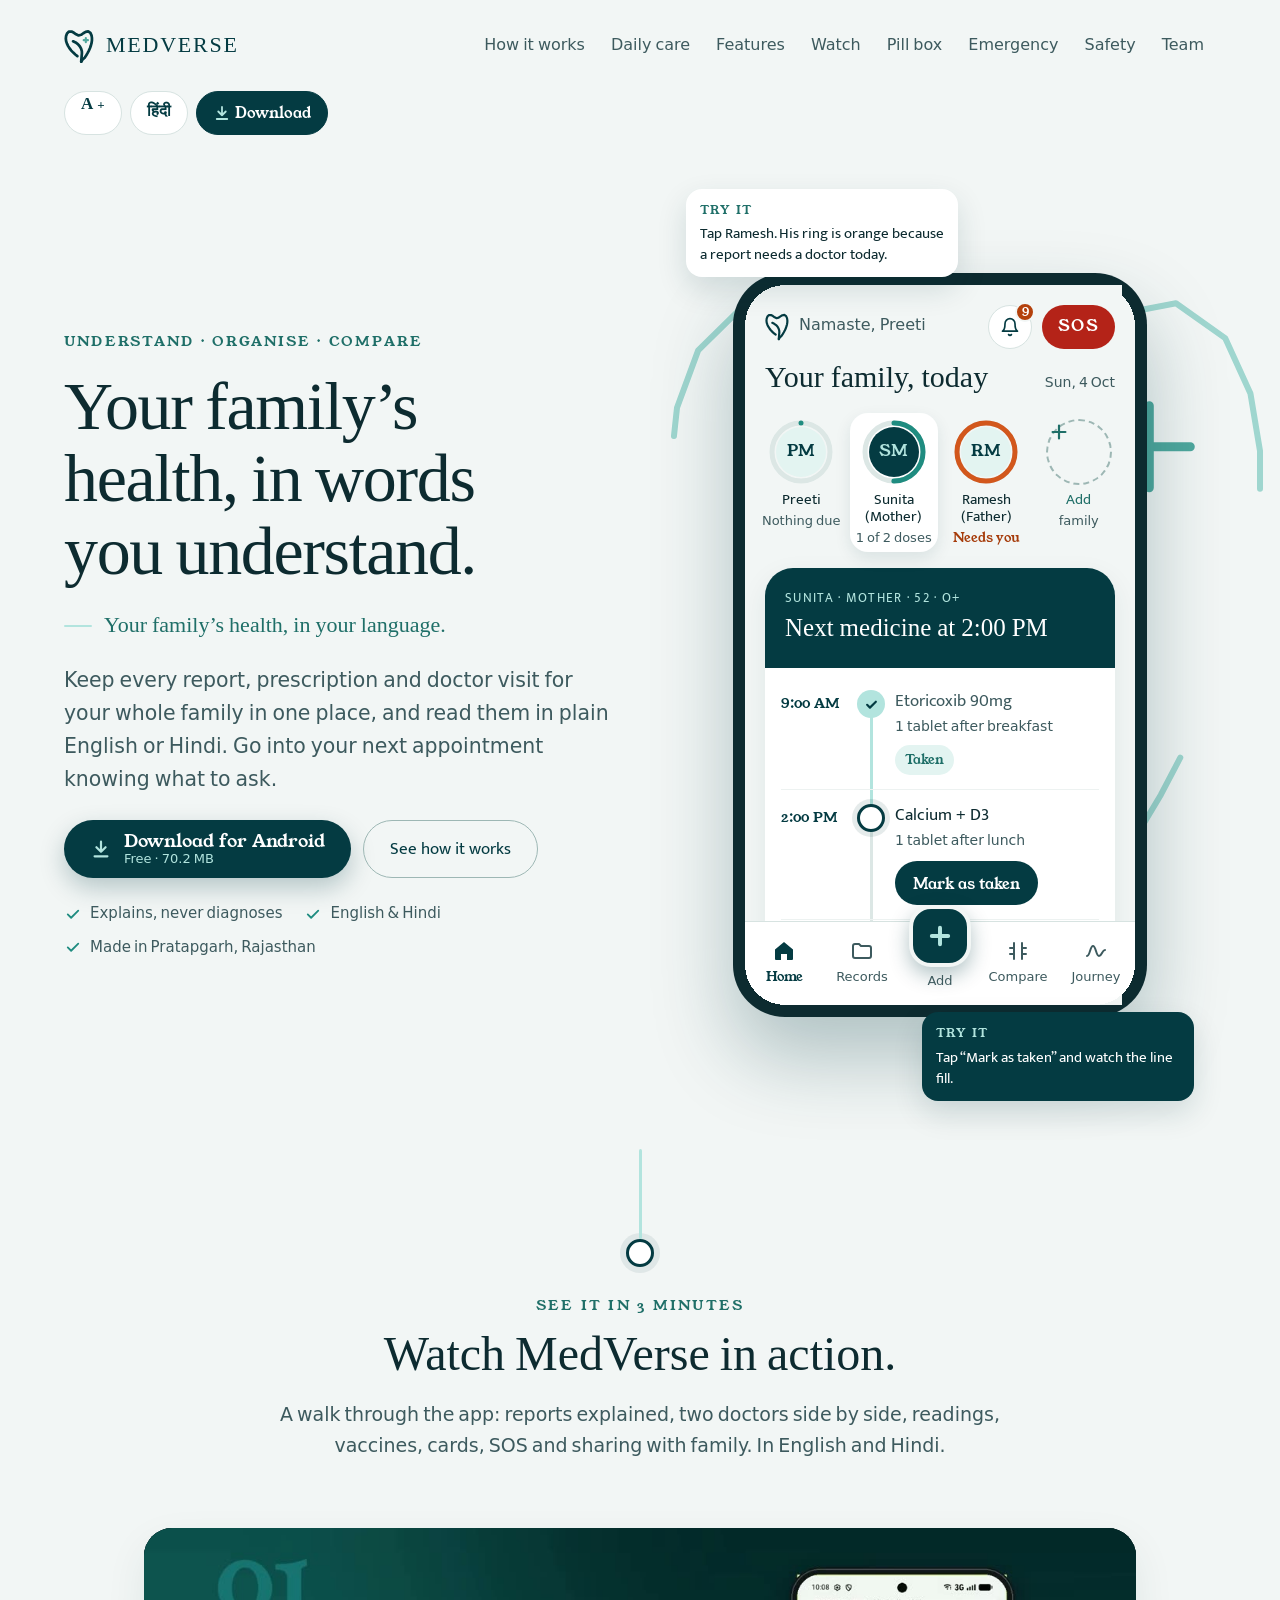
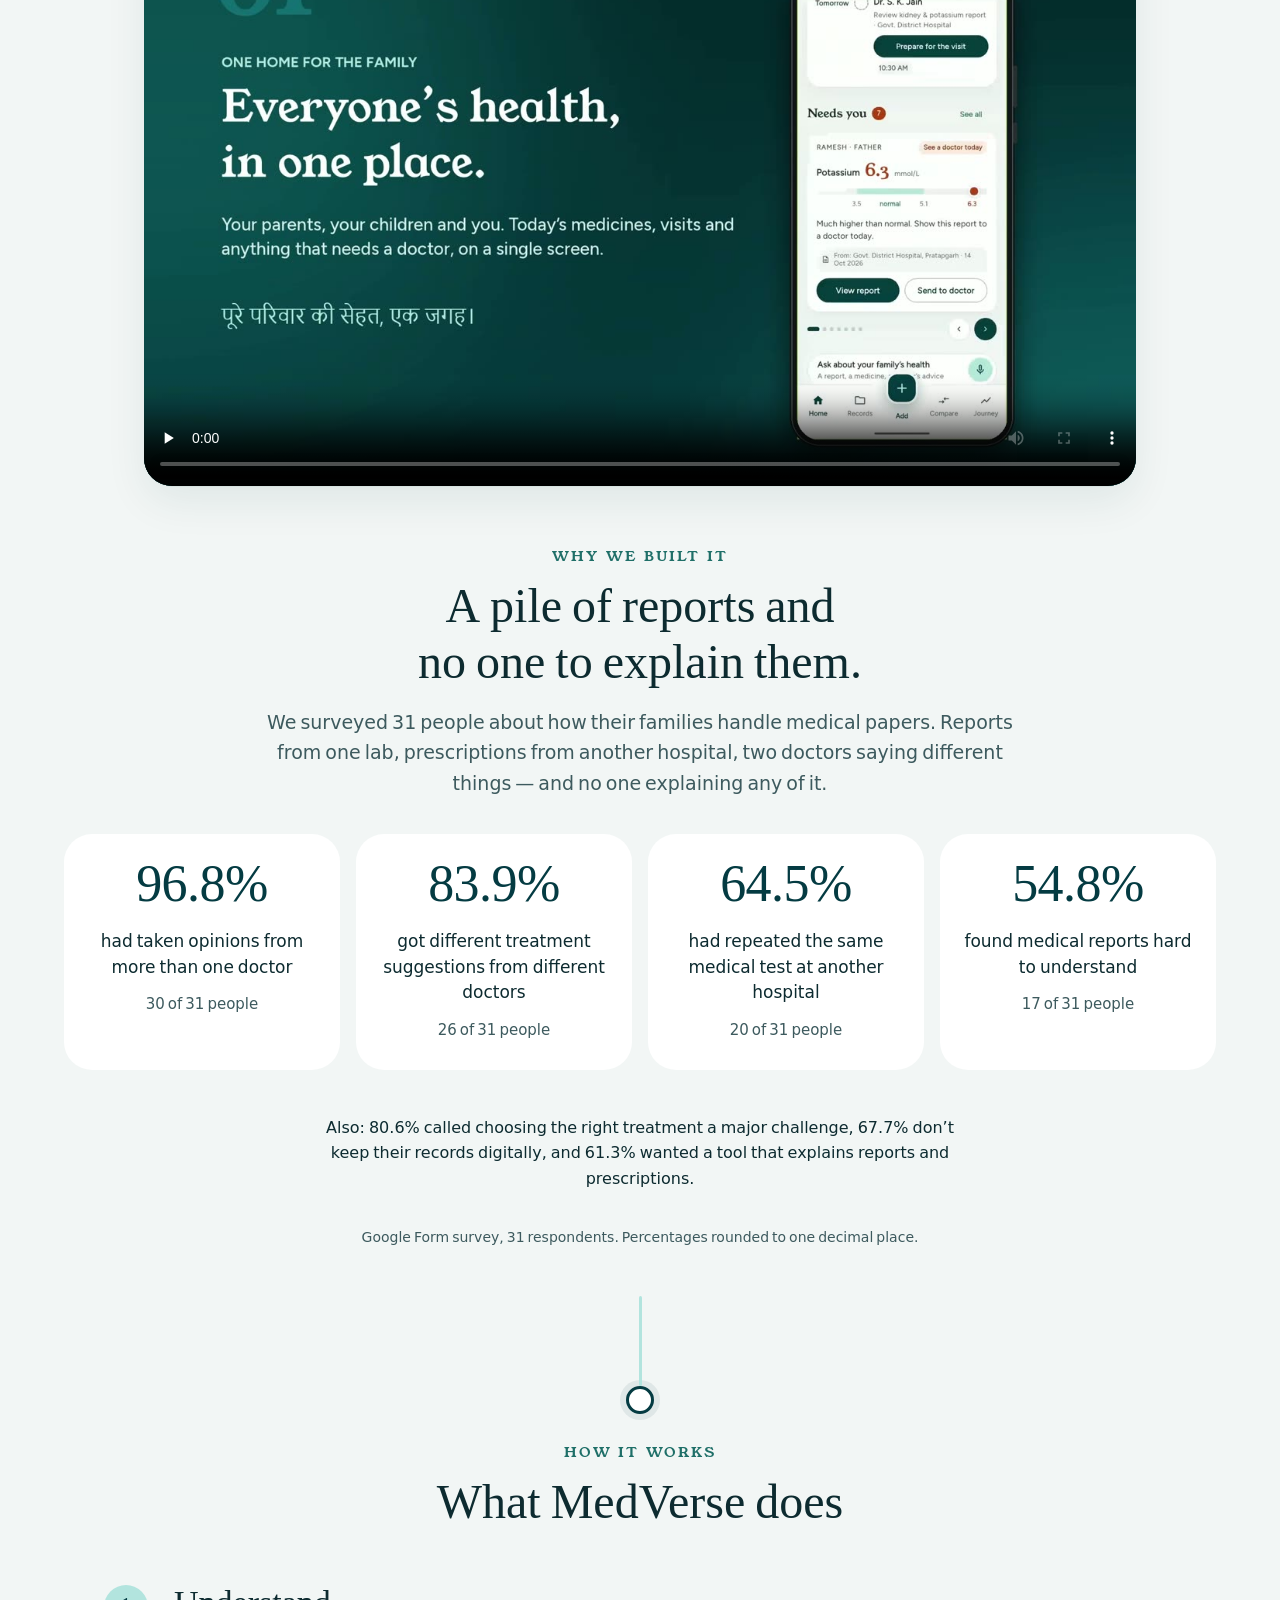
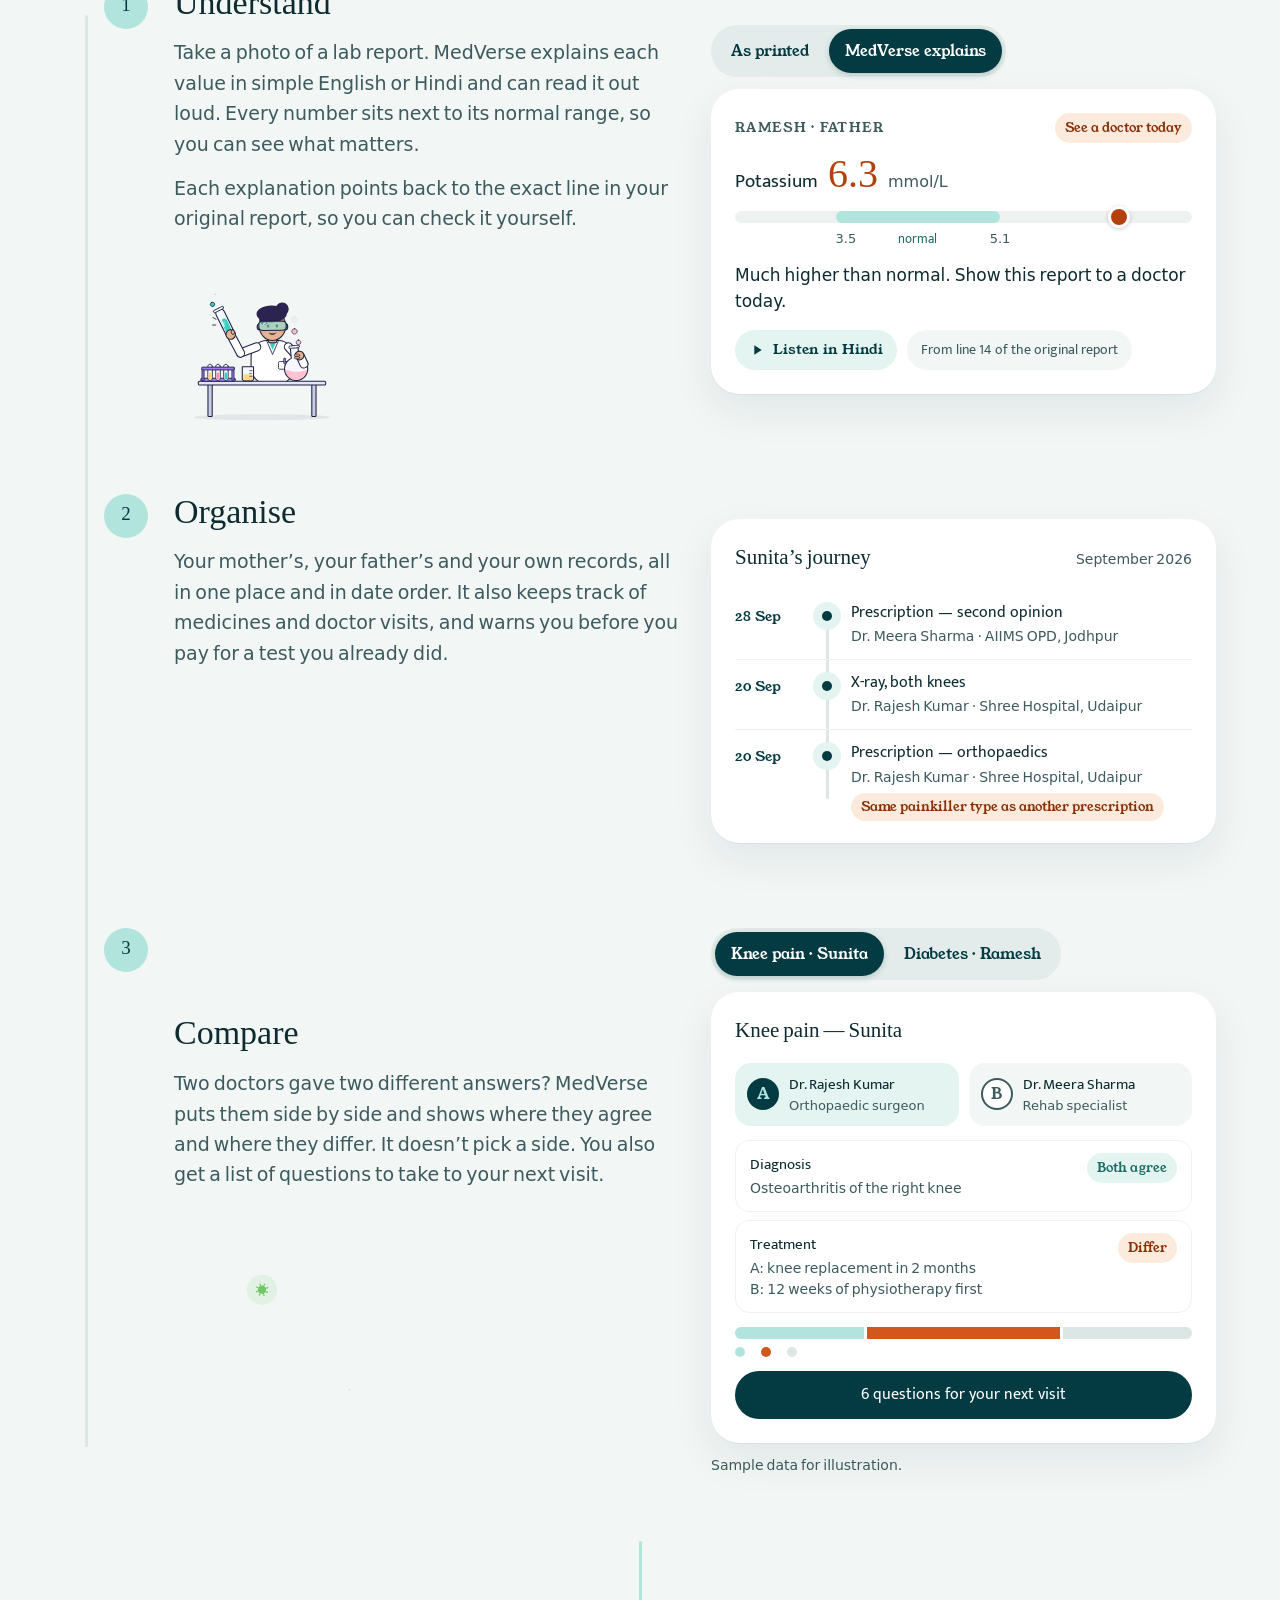
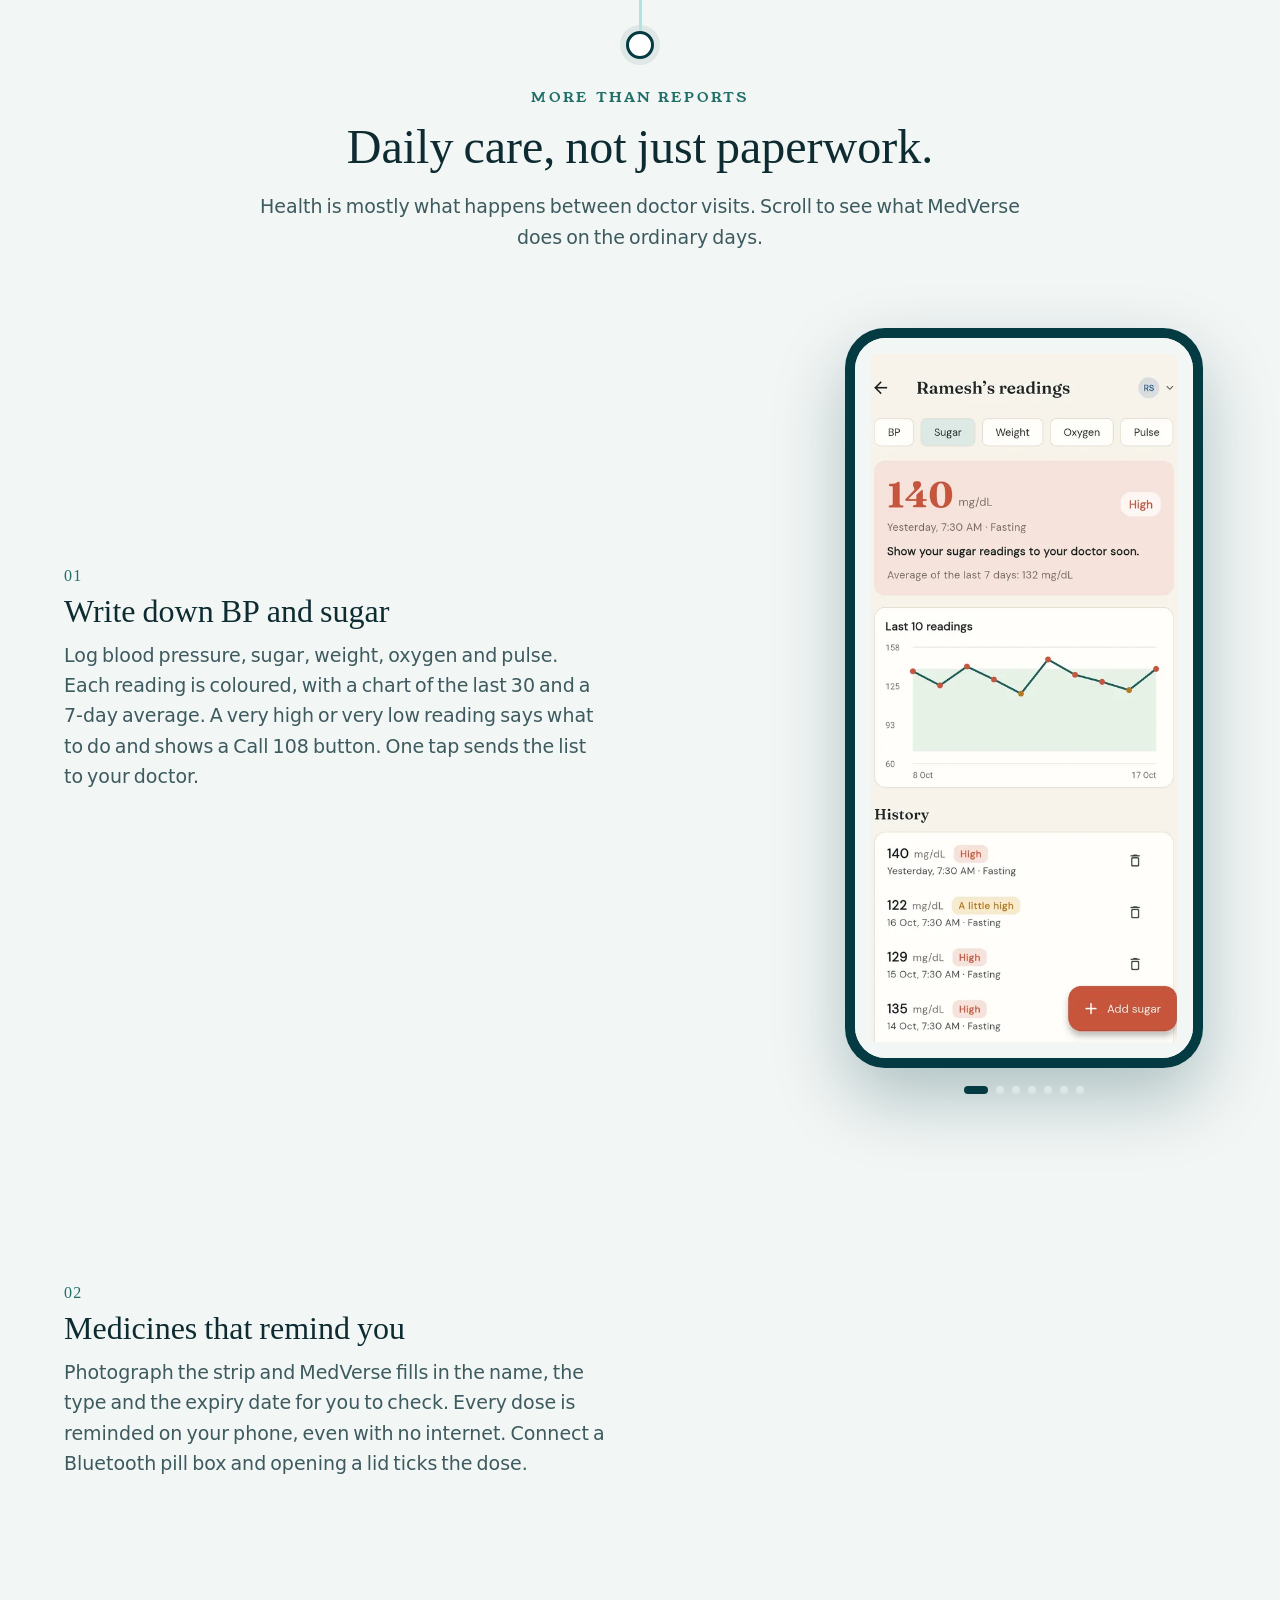
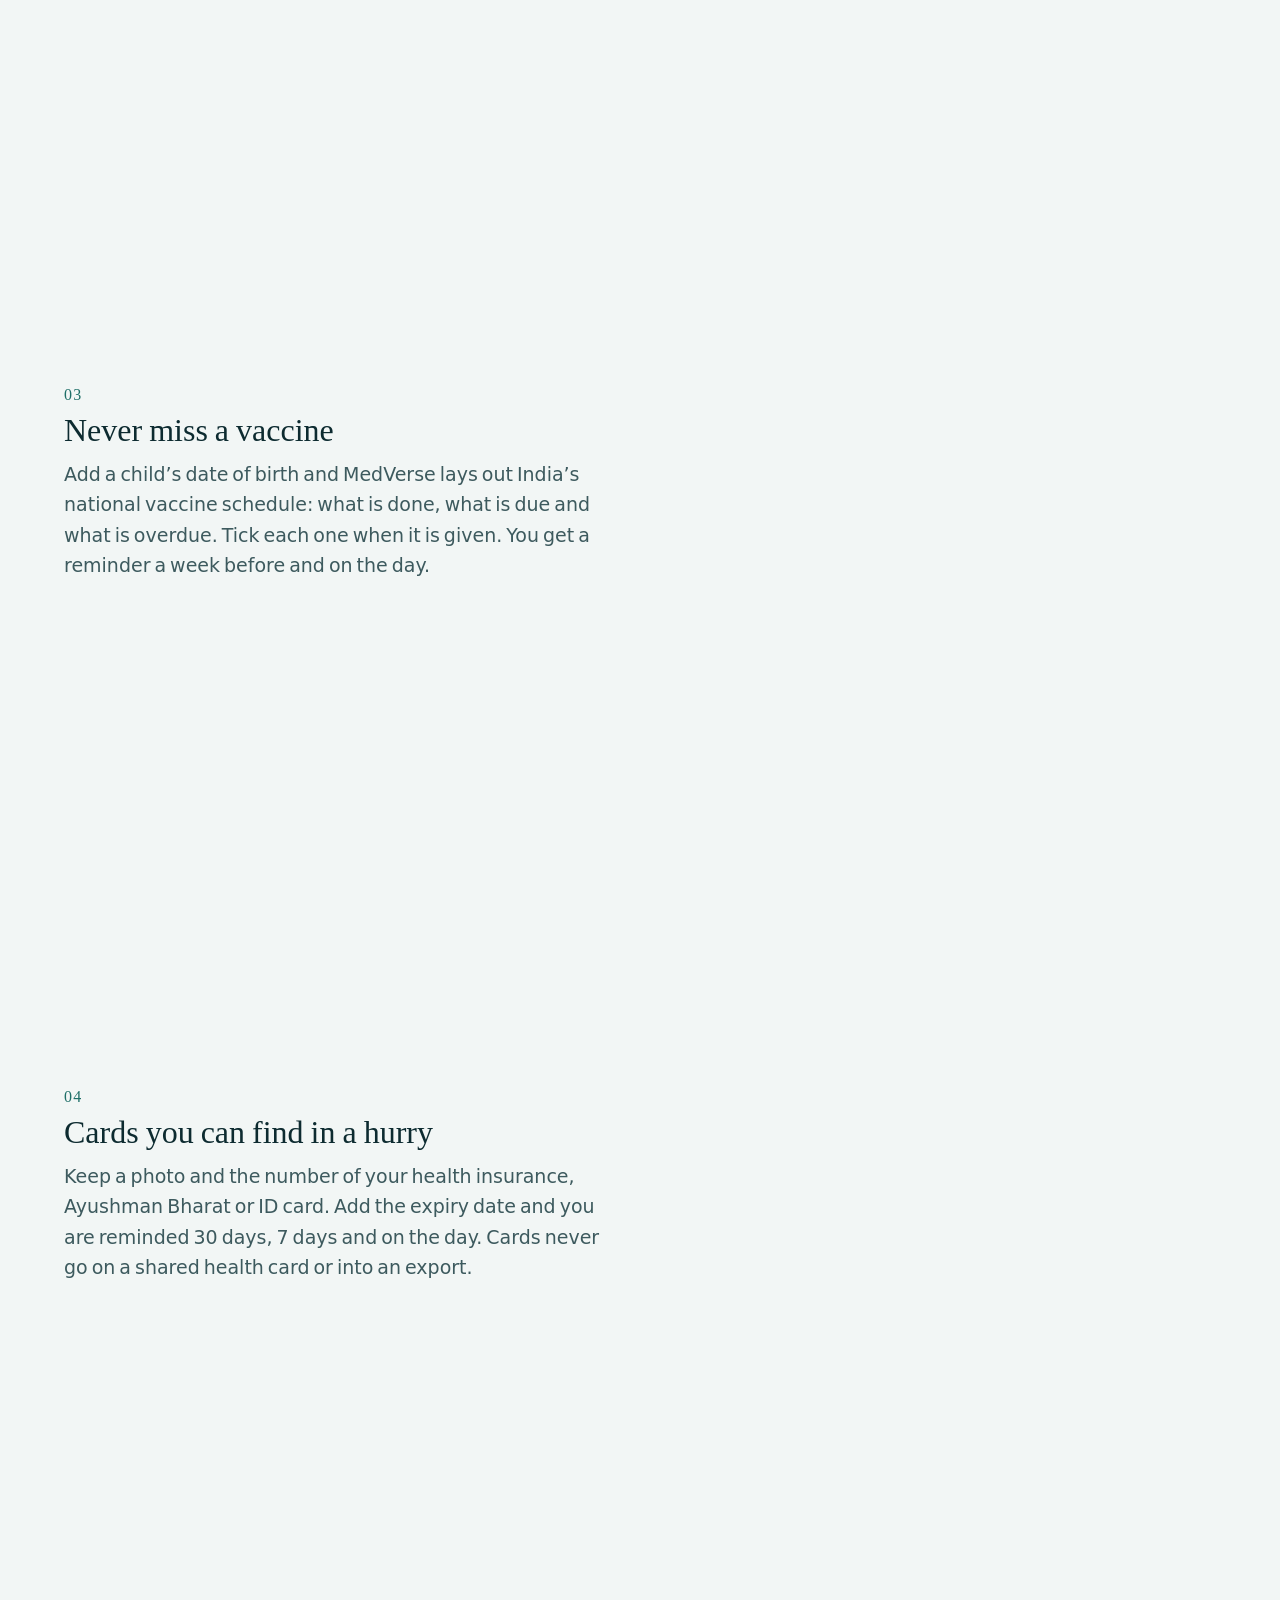
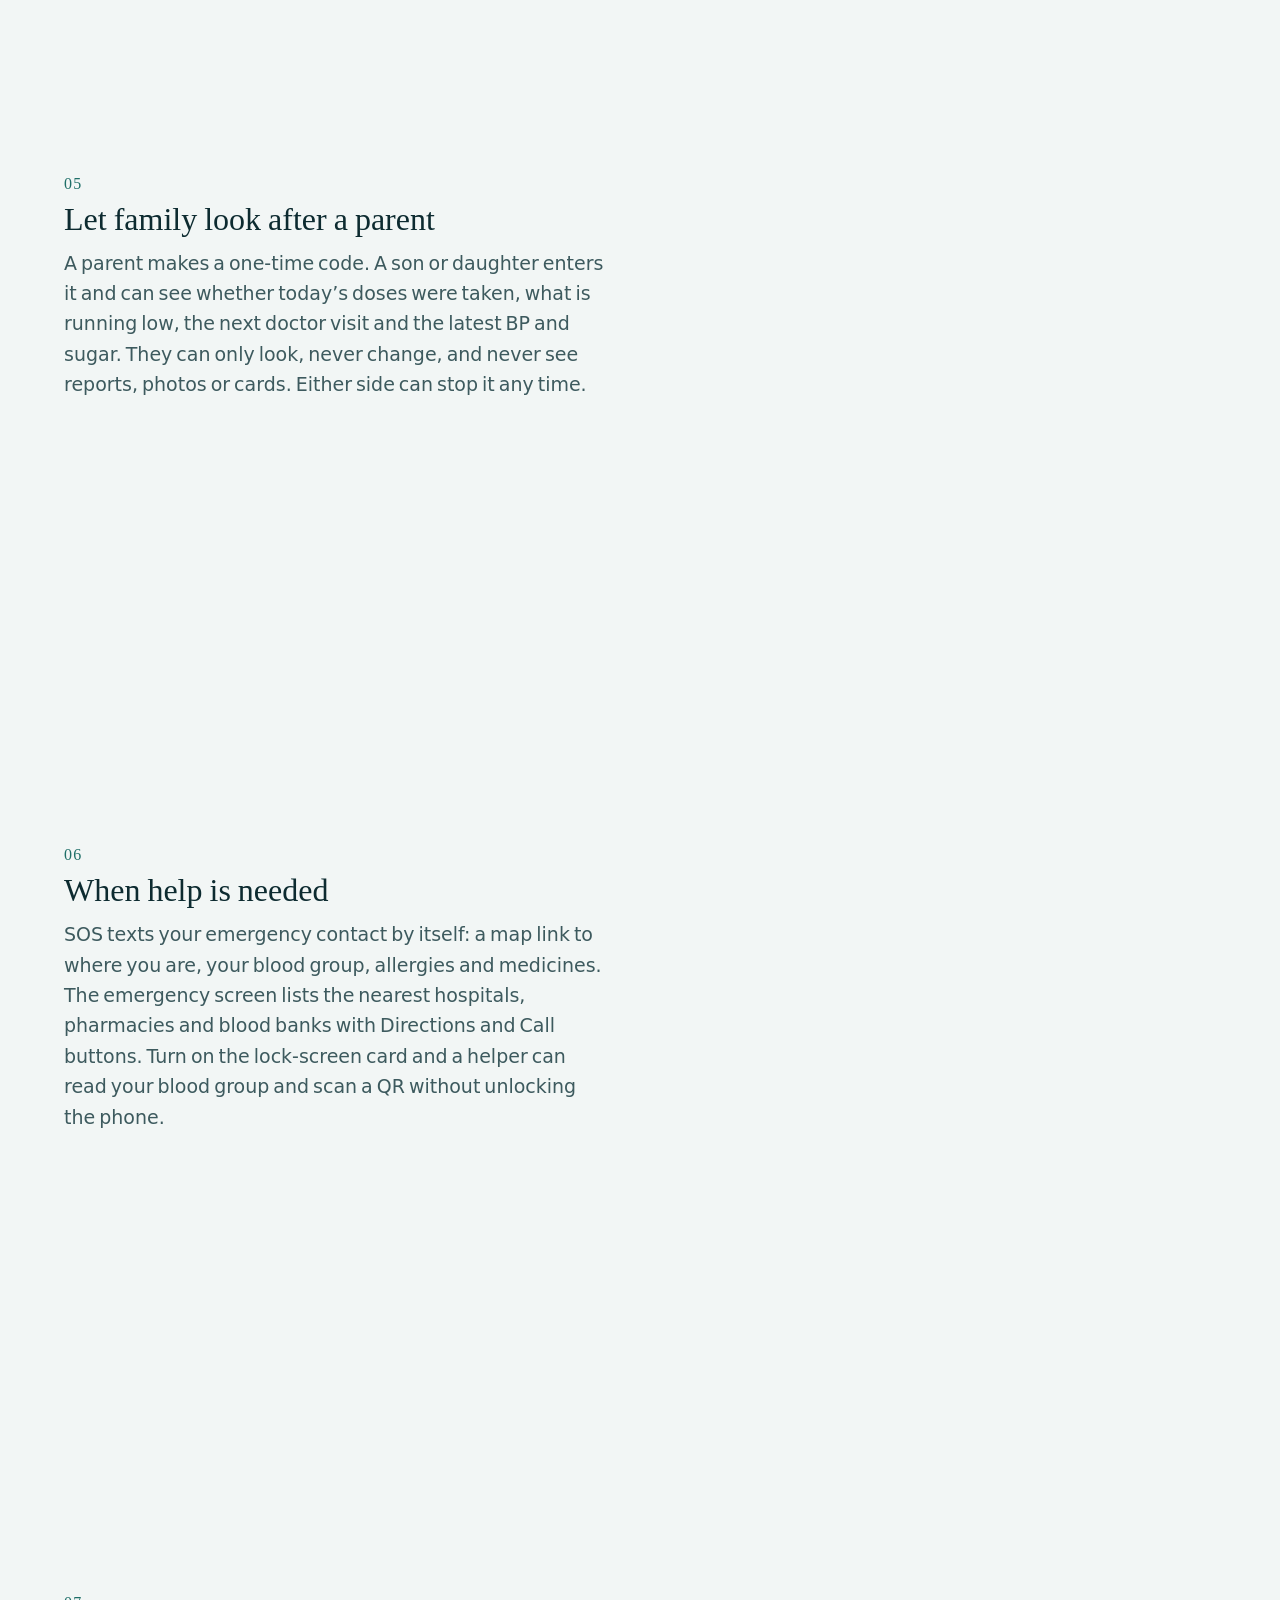
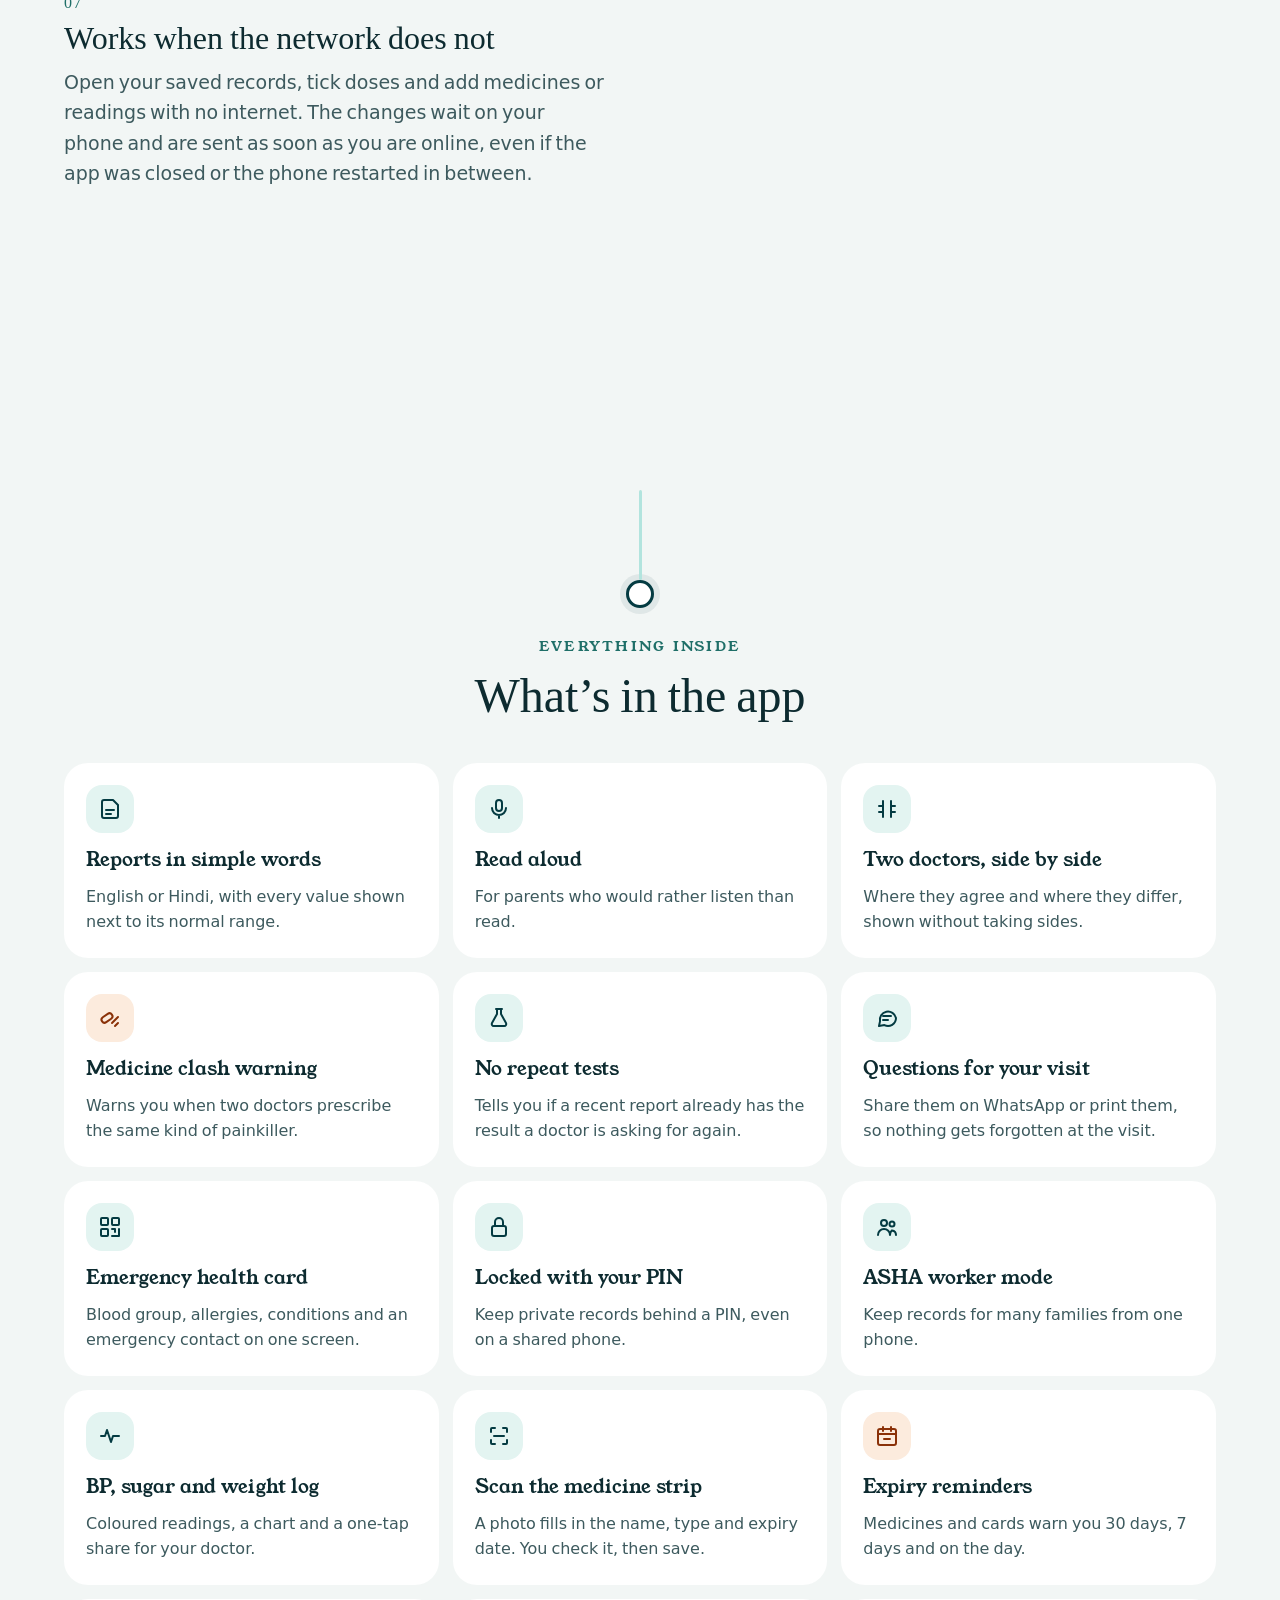
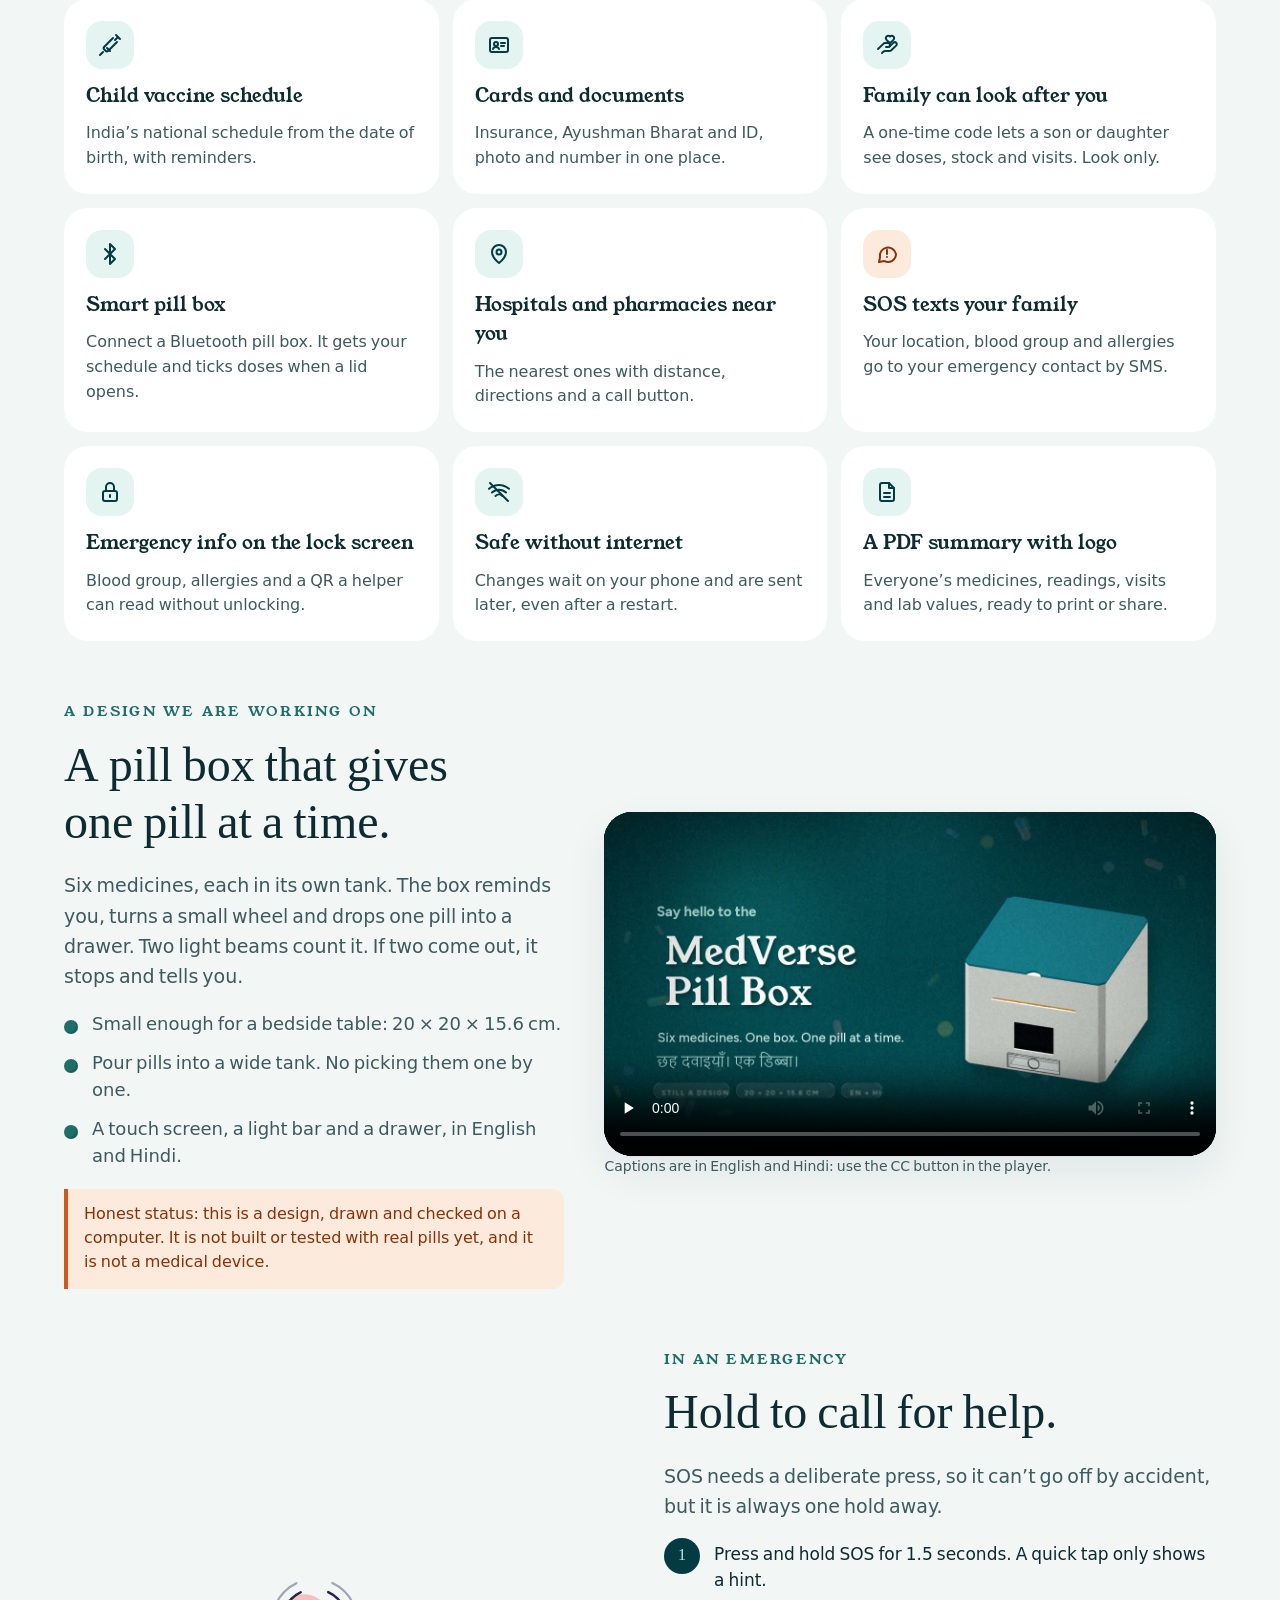
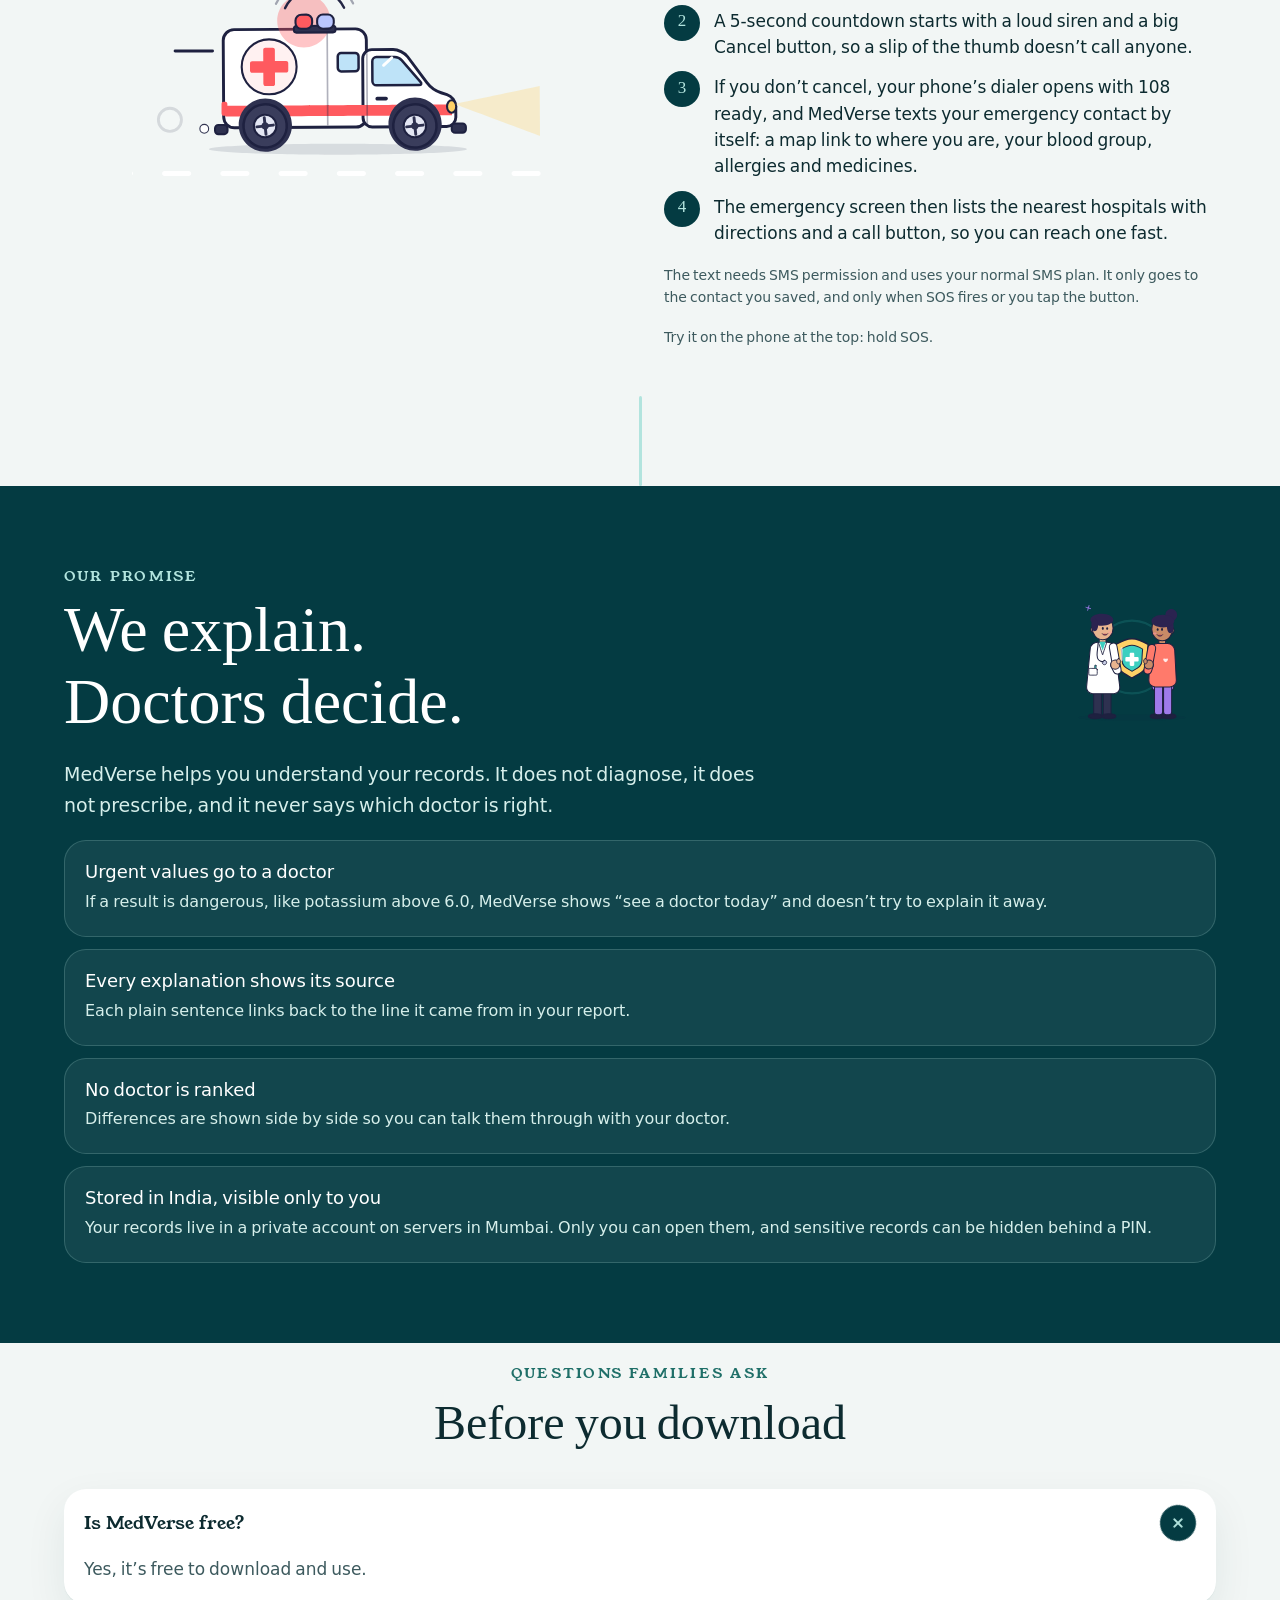
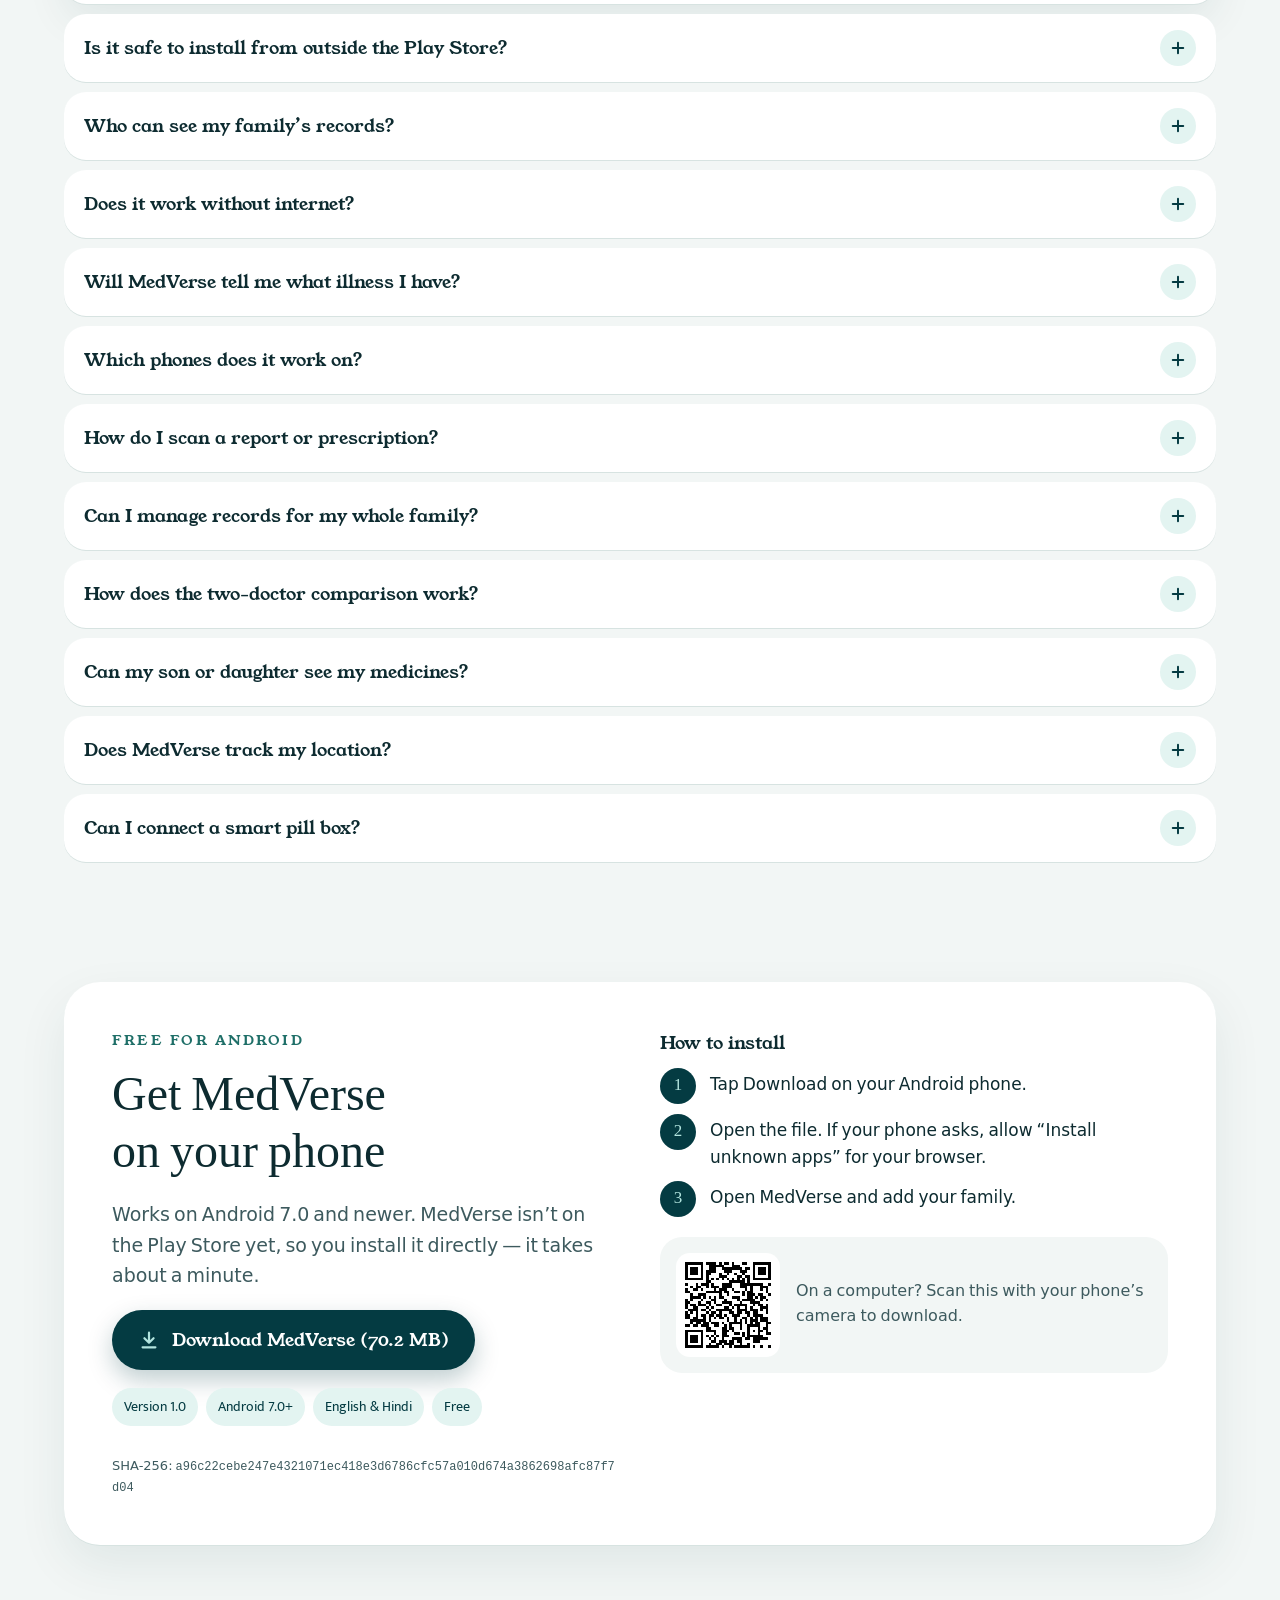
<file: site/index.html>
<!doctype html>
<html lang="en">
<head>
  <meta charset="utf-8">
  <meta name="viewport" content="width=device-width, initial-scale=1">
  <title>MedVerse — your family’s health, in words you understand</title>
  <meta name="description" content="Keep every report, prescription and doctor visit for your whole family in one place — explained in plain English and Hindi. Free for Android.">
  <meta name="theme-color" content="#043B42">

  <!-- Share preview (WhatsApp, Facebook, X, LinkedIn) -->
  <meta property="og:type" content="website">
  <meta property="og:site_name" content="MedVerse">
  <meta property="og:title" content="MedVerse — your family’s health, in words you understand">
  <meta property="og:description" content="Every report, prescription and doctor visit for your whole family — explained in plain English and Hindi. Free for Android.">
  <meta property="og:url" content="https://medverse-nu.vercel.app/">
  <meta property="og:image" content="https://medverse-nu.vercel.app/assets/img/og.png">
  <meta property="og:image:width" content="1200">
  <meta property="og:image:height" content="630">
  <meta property="og:locale" content="en_IN">
  <meta property="og:locale:alternate" content="hi_IN">
  <meta name="twitter:card" content="summary_large_image">
  <meta name="twitter:title" content="MedVerse — your family’s health, in words you understand">
  <meta name="twitter:image" content="https://medverse-nu.vercel.app/assets/img/og.png">
  <link rel="canonical" href="https://medverse-nu.vercel.app/">

  <link rel="icon" href="assets/img/favicon.svg" type="image/svg+xml">
  <link rel="apple-touch-icon" href="assets/img/apple-touch-icon.png">
  <link rel="stylesheet" href="assets/css/site.css">
  <script>document.documentElement.classList.add('js');</script>
  <script type="application/ld+json">
  {"@context":"https://schema.org","@graph":[
    {"@type":"VideoObject","name":"MedVerse: a walk through the app","description":"A three minute walk through the MedVerse app: reports explained in plain words, two doctors side by side, readings, vaccines, cards, SOS and sharing with family.","thumbnailUrl":"https://medverse-nu.vercel.app/assets/video/app/medverse_app_poster.jpg","contentUrl":"https://medverse-nu.vercel.app/assets/video/app/medverse_app_1080p.mp4","uploadDate":"2026-10-18","duration":"PT3M8S"},
    {"@type":"VideoObject","name":"MedVerse pill box: a design that gives one pill at a time","description":"A 72 second look at the design of a six-medicine pill box. It is a design only: not built or tested with real pills yet, and not a medical device.","thumbnailUrl":"https://medverse-nu.vercel.app/assets/video/pillbox/pillbox_poster.jpg","contentUrl":"https://medverse-nu.vercel.app/assets/video/pillbox/pillbox_1080p.mp4","uploadDate":"2026-10-20","duration":"PT1M12S"}
  ]}
  </script>
</head>
<body>
<div class="progress" id="progress" aria-hidden="true"></div>
<a class="skip" href="#main" data-i18n="skip">Skip to main content</a>

<!-- ============ HEADER ============ -->
<header class="site-header">
  <div class="wrap">
    <a class="brand" href="#top" aria-label="MedVerse">
      <svg width="30" height="35" viewBox="-6 -6 99 112" fill="none" aria-hidden="true"><path d="M50.8 100 L55.4 92.8 L62.2 86.8 L67.1 79.6 L71.7 71.9 L76.1 63.5 L79.9 55.1 L82.8 46.7 L85 38.3 L86.2 29.9 L86.2 21.6 L84.8 13.2 L81.1 5.1 L73.9 0 L65.5 1.6 L57.7 6.3 L50.5 11.4 L42.1 13.7 L34 9.9 L26.9 4.9 L18.8 .7 L10.4 .6 L4 6.9 L.9 15.3 L0 23.7 L1 32 L3.7 40.4 L7.7 48.8 L12.5 56.3 L18.1 63.5 L24.5 70.1 L31.3 76.4 L38.2 81.7" stroke="#043B42" stroke-width="9" stroke-linecap="round" stroke-linejoin="round"/><path d="M23.9 32.9 L32.2 36.7 L39.7 42.1 L46 49.1 L50.4 57.2 L52.8 65.6 L53.1 72 L50.8 100" stroke="#043B42" stroke-width="9" stroke-linecap="round" stroke-linejoin="round"/><path d="M66 22v14M59 29h14" stroke="#4FA89E" stroke-width="7" stroke-linecap="round"/></svg>
      <span class="brand-word">MEDVERSE</span>
    </a>
    <nav class="main-nav" aria-label="Main">
      <a href="#how" data-i18n="navHow">How it works</a>
      <a href="#care" data-i18n="navCare">Daily care</a>
      <a href="#features" data-i18n="navFeatures">Features</a>
      <a href="#watch" data-i18n="navWatch">Watch</a>
      <a href="#pillbox" data-i18n="navPill">Pill box</a>
      <a href="#sos" data-i18n="navSos">Emergency</a>
      <a href="#safety" data-i18n="navSafety">Safety</a>
      <a href="#team" data-i18n="navTeam">Team</a>
    </nav>
    <div class="header-actions">
      <button class="chip-btn comfort-btn" id="comfortBtn" type="button" aria-pressed="false" data-i18n-aria="comfortAria" aria-label="Larger text"><span class="a">A</span><span class="p">+</span></button>
      <button class="chip-btn" id="langBtn" type="button" lang="hi" data-i18n="langBtn" data-i18n-aria="langAria" aria-label="हिंदी में देखें">हिंदी</button>
      <a class="chip-btn small-dl" href="#download"><svg width="18" height="18" viewBox="0 0 24 24" fill="none" stroke-width="2.4" stroke-linecap="round" stroke-linejoin="round" aria-hidden="true"><path d="M12 4v11M7 10l5 5 5-5M5 20h14"/></svg><span class="label" data-i18n="navDownload">Download</span></a>
    </div>
  </div>
</header>

<main id="main">
  <!-- ============ HERO ============ -->
  <section id="top" class="wrap hero" aria-labelledby="hero-h">
    <div class="hero-copy">
      <p class="eyebrow" data-i18n="eyebrow">UNDERSTAND · ORGANISE · COMPARE</p>
      <h1 id="hero-h" data-i18n="h1">Your family’s health, in words you understand.</h1>
      <p class="alt-line" data-i18n="altLine">Your family’s health, in your language.</p>
      <p class="lead" data-i18n="lead">Keep every report, prescription and doctor visit for your whole family in one place, and read them in plain English or Hindi. Go into your next appointment knowing what to ask.</p>
      <div class="cta-row">
        <a class="btn btn-primary" href="#download">
          <svg width="22" height="22" viewBox="0 0 24 24" fill="none" stroke-width="2.4" stroke-linecap="round" stroke-linejoin="round" aria-hidden="true"><path d="M12 4v11M7 10l5 5 5-5M5 20h14"/></svg>
          <span class="btn-stack"><span data-i18n="cta1">Download for Android</span><span class="sub" data-i18n="cta1sub">Free · 70.2 MB</span></span>
        </a>
        <a class="btn btn-outline" href="#how" data-i18n="cta2">See how it works</a>
      </div>
      <ul class="trust">
        <li><svg width="18" height="18" viewBox="0 0 24 24" fill="none" stroke="#1F8C80" stroke-width="2.4" stroke-linecap="round" stroke-linejoin="round" aria-hidden="true"><path d="M5 12.5l4.5 4.5L19 7.5"/></svg><span data-i18n="trust1">Explains, never diagnoses</span></li>
        <li><svg width="18" height="18" viewBox="0 0 24 24" fill="none" stroke="#1F8C80" stroke-width="2.4" stroke-linecap="round" stroke-linejoin="round" aria-hidden="true"><path d="M5 12.5l4.5 4.5L19 7.5"/></svg><span data-i18n="trust2">English &amp; Hindi</span></li>
        <li><svg width="18" height="18" viewBox="0 0 24 24" fill="none" stroke="#1F8C80" stroke-width="2.4" stroke-linecap="round" stroke-linejoin="round" aria-hidden="true"><path d="M5 12.5l4.5 4.5L19 7.5"/></svg><span data-i18n="trust3">Made in Pratapgarh, Rajasthan</span></li>
      </ul>
    </div>

    <div class="hero-visual">
      <svg class="big-heart" viewBox="-8 -8 103 116" fill="none" aria-hidden="true">
        <path class="h-outer" pathLength="1" vector-effect="non-scaling-stroke" d="M50.8 100 L55.4 92.8 L62.2 86.8 L67.1 79.6 L71.7 71.9 L76.1 63.5 L79.9 55.1 L82.8 46.7 L85 38.3 L86.2 29.9 L86.2 21.6 L84.8 13.2 L81.1 5.1 L73.9 0 L65.5 1.6 L57.7 6.3 L50.5 11.4 L42.1 13.7 L34 9.9 L26.9 4.9 L18.8 .7 L10.4 .6 L4 6.9 L.9 15.3 L0 23.7 L1 32 L3.7 40.4 L7.7 48.8 L12.5 56.3 L18.1 63.5 L24.5 70.1 L31.3 76.4 L38.2 81.7" stroke="#9FD6CF" stroke-width="6" stroke-linecap="round" stroke-linejoin="round"/>
        <path class="h-leaf" pathLength="1" vector-effect="non-scaling-stroke" d="M23.9 32.9 L32.2 36.7 L39.7 42.1 L46 49.1 L50.4 57.2 L52.8 65.6 L53.1 72 L50.8 100" stroke="#9FD6CF" stroke-width="6" stroke-linecap="round" stroke-linejoin="round"/>
        <path class="h-plus" vector-effect="non-scaling-stroke" d="M70 15v12M64 21h12" stroke="#4FA89E" stroke-width="9" stroke-linecap="round"/>
      </svg>
      <div class="anno anno-1" aria-hidden="true"><b data-i18n="tryIt">TRY IT</b><span data-i18n="anno1">Tap Ramesh. His ring is orange because a report needs a doctor today.</span></div>
      <div class="anno anno-2" aria-hidden="true"><b data-i18n="tryIt">TRY IT</b><span data-i18n="anno2">Tap “Mark as taken” and watch the line fill.</span></div>
      <div class="phone">
        <div class="phone-screen" id="demo" role="region" data-i18n-aria="phoneAria" aria-label="Live demo of the MedVerse app"></div>
      </div>
    </div>
  </section>

  <div class="link" aria-hidden="true"><span class="link-line"></span><span class="link-node"></span></div>

  <!-- ============ SURVEY ============ -->
  <!-- ============ WATCH THE APP ============ -->
  <section id="watch" class="wrap section" aria-labelledby="watch-h">
    <div class="section-head center" style="text-align:center">
      <p class="eyebrow" data-i18n="watchEyebrow">SEE IT IN 3 MINUTES</p>
      <h2 class="h2" id="watch-h" data-i18n="watchH">Watch MedVerse in action.</h2>
      <p class="body-lg" data-i18n="watchP">A walk through the app: reports explained, two doctors side by side, readings, vaccines, cards, SOS and sharing with family. In English and Hindi.</p>
    </div>
    <div class="video-frame">
      <video controls playsinline preload="none" poster="assets/video/app/medverse_app_poster.jpg" data-i18n-aria="watchAria" aria-label="Video: a walk through the MedVerse app, 3 minutes">
        <source src="assets/video/app/medverse_app_1080p.mp4" type="video/mp4">
      </video>
    </div>
  </section>

  <section class="wrap section center" aria-labelledby="survey-h">
    <div class="section-head center">
      <p class="eyebrow" data-i18n="surveyEyebrow">WHY WE BUILT IT</p>
      <h2 class="h2" id="survey-h" data-i18n="surveyH">A pile of reports and no one to explain them.</h2>
      <p class="body-lg" data-i18n="surveyP">We surveyed 31 people about how their families handle medical papers. Reports from one lab, prescriptions from another hospital, two doctors saying different things — and no one explaining any of it.</p>
    </div>
    <div class="stats">
      <article class="stat"><span class="num">96.8%</span><p data-i18n="st1">had taken opinions from more than one doctor</p><small class="of" data-i18n="sc1">30 of 31 people</small></article>
      <article class="stat"><span class="num">83.9%</span><p data-i18n="st2">got different treatment suggestions from different doctors</p><small class="of" data-i18n="sc2">26 of 31 people</small></article>
      <article class="stat"><span class="num">64.5%</span><p data-i18n="st3">had repeated the same medical test at another hospital</p><small class="of" data-i18n="sc3">20 of 31 people</small></article>
      <article class="stat"><span class="num">54.8%</span><p data-i18n="st4">found medical reports hard to understand</p><small class="of" data-i18n="sc4">17 of 31 people</small></article>
    </div>
    <p class="survey-more" data-i18n="surveyMore">Also: 80.6% called choosing the right treatment a major challenge, 67.7% don’t keep their records digitally, and 61.3% wanted a tool that explains reports and prescriptions.</p>
    <p class="note" data-i18n="surveyNote">Google Form survey, 31 respondents. Percentages rounded to one decimal place.</p>
  </section>

  <div class="link" aria-hidden="true"><span class="link-line"></span><span class="link-node"></span></div>

  <!-- ============ HOW IT WORKS ============ -->
  <section id="how" class="wrap section" aria-labelledby="how-h">
    <div class="section-head center" style="text-align:center">
      <p class="eyebrow" data-i18n="howEyebrow">HOW IT WORKS</p>
      <h2 class="h2" id="how-h" data-i18n="howH">What MedVerse does</h2>
    </div>

    <ol class="steps">
      <!-- 1 Understand -->
      <li class="step">
        <span class="step-num" aria-hidden="true">1</span>
        <div class="step-body">
          <div class="text">
            <h3 data-i18n="s1Title">Understand</h3>
            <p class="body-lg" data-i18n="s1P">Take a photo of a lab report. MedVerse explains each value in simple English or Hindi and can read it out loud. Every number sits next to its normal range, so you can see what matters.</p>
            <p class="body-lg" data-i18n="s1P2">Each explanation points back to the exact line in your original report, so you can check it yourself.</p>
            <div class="lottie lottie-step" data-anim="lab_technician" data-loop="true" aria-hidden="true"></div>
          </div>
          <div class="demo">
            <div class="seg" role="group" aria-label="Report view">
              <button type="button" id="vPrinted" aria-pressed="false" data-i18n="asPrinted">As printed</button>
              <button type="button" id="vExplained" aria-pressed="true" data-i18n="explained">MedVerse explains</button>
            </div>
            <div class="printed" id="printedCard" hidden>
              <div class="p-head"><span>BIOCHEMISTRY · SERUM ELECTROLYTES</span><span>Ref: 20418</span></div>
              <div class="p-row"><span>S. Sodium</span><span>139</span><span>mmol/L</span><span>135–145</span></div>
              <div class="p-row hl"><span>S. Potassium</span><span>6.3 H</span><span>mmol/L</span><span>3.5–5.1</span></div>
              <div class="p-row"><span>S. Chloride</span><span>101</span><span>mmol/L</span><span>98–107</span></div>
              <div class="p-foot">Impression: Hyperkalaemia. Clinical correlation advised.</div>
              <p class="p-note" data-i18n="printedNote">This is how the lab prints it. Now press “MedVerse explains”.</p>
            </div>
            <div class="card" id="explainedCard">
              <div class="row-between"><span class="mini-eyebrow" data-i18n="rameshEyebrow">RAMESH · FATHER</span><span class="tag tag-alert" data-i18n="seeDoc">See a doctor today</span></div>
              <div class="value-line"><span class="name" data-i18n="potassium">Potassium</span><span class="big">6.3</span><span class="muted">mmol/L</span></div>
              <div class="range"><div class="bar"><span class="normal"></span><span class="dot"></span></div><div class="labels"><span class="l1">3.5</span><span class="l2" data-i18n="normal">normal</span><span class="l3">5.1</span></div></div>
              <p style="font-size:1.0625rem" data-i18n="kSentence">Much higher than normal. Show this report to a doctor today.</p>
              <p class="muted" lang="hi" data-i18n="kSentenceOther" data-lang-other>सामान्य से बहुत ज़्यादा। यह रिपोर्ट आज ही डॉक्टर को दिखाएँ।</p>
              <div class="pill-row"><span class="soft-pill mint"><svg width="16" height="16" viewBox="0 0 24 24" fill="#043B42" aria-hidden="true"><path d="M8 5v14l11-7z"/></svg><span data-i18n="listen">Listen in Hindi</span></span><span class="soft-pill" data-i18n="fromLine">From line 14 of the original report</span></div>
            </div>
          </div>
        </div>
      </li>

      <!-- 2 Organise -->
      <li class="step">
        <span class="step-num" aria-hidden="true">2</span>
        <div class="step-body">
          <div class="text">
            <h3 data-i18n="s2Title">Organise</h3>
            <p class="body-lg" data-i18n="s2P">Your mother’s, your father’s and your own records, all in one place and in date order. It also keeps track of medicines and doctor visits, and warns you before you pay for a test you already did.</p>
            <div class="lottie lottie-step" data-anim="medical_report" data-loop="true" aria-hidden="true"></div>
          </div>
          <div class="card" style="padding-bottom:.625rem">
            <div class="journey-head"><span class="t" data-i18n="journeyTitle">Sunita’s journey</span><span class="muted" style="font-size:.875rem" data-i18n="journeyMonth">September 2026</span></div>
            <ul class="mini-thread">
              <li><span class="d" data-i18n="j1d">28 Sep</span><span class="n"></span><span class="c"><b data-i18n="j1t">Prescription — second opinion</b><small data-i18n="j1x">Dr. Meera Sharma · AIIMS OPD, Jodhpur</small></span></li>
              <li><span class="d" data-i18n="j2d">20 Sep</span><span class="n"></span><span class="c"><b data-i18n="j2t">X-ray, both knees</b><small data-i18n="j2x">Dr. Rajesh Kumar · Shree Hospital, Udaipur</small></span></li>
              <li><span class="d" data-i18n="j3d">20 Sep</span><span class="n"></span><span class="c"><b data-i18n="j3t">Prescription — orthopaedics</b><small data-i18n="j3x">Dr. Rajesh Kumar · Shree Hospital, Udaipur</small><span class="tag tag-alert" style="align-self:flex-start;margin-top:.125rem" data-i18n="j3w">Same painkiller type as another prescription</span></span></li>
            </ul>
          </div>
        </div>
      </li>

      <!-- 3 Compare -->
      <li class="step">
        <span class="step-num" aria-hidden="true">3</span>
        <div class="step-body">
          <div class="text">
            <h3 data-i18n="s3Title">Compare</h3>
            <p class="body-lg" data-i18n="s3P">Two doctors gave two different answers? MedVerse puts them side by side and shows where they agree and where they differ. It doesn’t pick a side. You also get a list of questions to take to your next visit.</p>
            <div class="lottie lottie-step" data-anim="search_bacteria" data-loop="true" aria-hidden="true"></div>
          </div>
          <div class="demo">
            <div class="seg" role="group" aria-label="Example">
              <button type="button" data-case="knee" aria-pressed="true" data-i18n="caseKnee">Knee pain · Sunita</button>
              <button type="button" data-case="diabetes" aria-pressed="false" data-i18n="caseDia">Diabetes · Ramesh</button>
            </div>
            <div class="card" id="cmpCard" aria-live="polite"></div>
            <p class="note" data-i18n="exampleNote">Sample data for illustration.</p>
          </div>
        </div>
      </li>
    </ol>
  </section>

  <div class="link" aria-hidden="true"><span class="link-line"></span><span class="link-node"></span></div>

  <!-- ============ DAILY CARE (scroll story) ============ -->
  <section id="care" class="wrap section care" aria-labelledby="care-h">
    <div class="section-head center" style="text-align:center">
      <p class="eyebrow" data-i18n="careEyebrow">MORE THAN REPORTS</p>
      <h2 class="h2" id="care-h" data-i18n="careH">Daily care, not just paperwork.</h2>
      <p class="body-lg" data-i18n="careP">Health is mostly what happens between doctor visits. Scroll to see what MedVerse does on the ordinary days.</p>
    </div>
    <div class="care-grid">
      <div class="care-steps">
        <article class="care-step" data-panel="0">
          <span class="care-n" aria-hidden="true">01</span>
          <h3 data-i18n="c1t">Write down BP and sugar</h3>
          <p data-i18n="c1b">Log blood pressure, sugar, weight, oxygen and pulse. Each reading is coloured, with a chart of the last 30 and a 7-day average. A very high or very low reading says what to do and shows a Call 108 button. One tap sends the list to your doctor.</p>
          <div class="care-inline" aria-hidden="true"><img class="shot" src="assets/img/app/readings.webp" width="540" height="1117" loading="lazy" alt="MedVerse blood sugar screen with a coloured reading, a 7-day average and a chart"></div>
        </article>
        <article class="care-step" data-panel="1">
          <span class="care-n" aria-hidden="true">02</span>
          <h3 data-i18n="c2t">Medicines that remind you</h3>
          <p data-i18n="c2b">Photograph the strip and MedVerse fills in the name, the type and the expiry date for you to check. Every dose is reminded on your phone, even with no internet. Connect a Bluetooth pill box and opening a lid ticks the dose.</p>
          <div class="care-inline" aria-hidden="true"><div class="lottie panel-anim" data-anim="scanning" data-loop="true" aria-hidden="true"></div><div class="lottie panel-anim small" data-anim="reminder_bell" data-loop="true" aria-hidden="true"></div></div>
        </article>
        <article class="care-step" data-panel="2">
          <span class="care-n" aria-hidden="true">03</span>
          <h3 data-i18n="c3t">Never miss a vaccine</h3>
          <p data-i18n="c3b">Add a child’s date of birth and MedVerse lays out India’s national vaccine schedule: what is done, what is due and what is overdue. Tick each one when it is given. You get a reminder a week before and on the day.</p>
          <div class="care-inline" aria-hidden="true"><img class="shot" src="assets/img/app/vaccines.webp" width="540" height="1117" loading="lazy" alt="MedVerse vaccine schedule for a child showing done and upcoming vaccines"></div>
        </article>
        <article class="care-step" data-panel="3">
          <span class="care-n" aria-hidden="true">04</span>
          <h3 data-i18n="c4t">Cards you can find in a hurry</h3>
          <p data-i18n="c4b">Keep a photo and the number of your health insurance, Ayushman Bharat or ID card. Add the expiry date and you are reminded 30 days, 7 days and on the day. Cards never go on a shared health card or into an export.</p>
          <div class="care-inline" aria-hidden="true"><img class="shot" src="assets/img/app/cards.webp" width="540" height="1117" loading="lazy" alt="MedVerse saved insurance card that expires in 24 days"></div>
        </article>
        <article class="care-step" data-panel="4">
          <span class="care-n" aria-hidden="true">05</span>
          <h3 data-i18n="c5t">Let family look after a parent</h3>
          <p data-i18n="c5b">A parent makes a one-time code. A son or daughter enters it and can see whether today’s doses were taken, what is running low, the next doctor visit and the latest BP and sugar. They can only look, never change, and never see reports, photos or cards. Either side can stop it any time.</p>
          <div class="care-inline" aria-hidden="true"><img class="shot" src="assets/img/app/caregiver.webp" width="540" height="1117" loading="lazy" alt="MedVerse caregiver view showing today’s doses, a missed dose, low stock and the next visit"></div>
        </article>
        <article class="care-step" data-panel="5">
          <span class="care-n" aria-hidden="true">06</span>
          <h3 data-i18n="c6t">When help is needed</h3>
          <p data-i18n="c6b">SOS texts your emergency contact by itself: a map link to where you are, your blood group, allergies and medicines. The emergency screen lists the nearest hospitals, pharmacies and blood banks with Directions and Call buttons. Turn on the lock-screen card and a helper can read your blood group and scan a QR without unlocking the phone.</p>
          <div class="care-inline" aria-hidden="true"><img class="shot" src="assets/img/app/emergency.webp" width="540" height="1117" loading="lazy" alt="MedVerse emergency screen with SOS, call buttons and a message sent to the emergency contact"></div>
        </article>
        <article class="care-step" data-panel="6">
          <span class="care-n" aria-hidden="true">07</span>
          <h3 data-i18n="c7t">Works when the network does not</h3>
          <p data-i18n="c7b">Open your saved records, tick doses and add medicines or readings with no internet. The changes wait on your phone and are sent as soon as you are online, even if the app was closed or the phone restarted in between.</p>
          <div class="care-inline" aria-hidden="true"><div class="lottie panel-anim" data-anim="offline" data-loop="true" aria-hidden="true"></div></div>
        </article>
      </div>
      <div class="care-stage" aria-hidden="true">
        <div class="care-phone">
          <div class="care-screen">
          <div class="care-panel is-on" data-panel="0"><img class="shot" src="assets/img/app/readings.webp" width="540" height="1117" loading="lazy" alt="MedVerse blood sugar screen with a coloured reading, a 7-day average and a chart"></div>
          <div class="care-panel" data-panel="1"><div class="lottie panel-anim" data-anim="scanning" data-loop="true" aria-hidden="true"></div><div class="lottie panel-anim small" data-anim="reminder_bell" data-loop="true" aria-hidden="true"></div></div>
          <div class="care-panel" data-panel="2"><img class="shot" src="assets/img/app/vaccines.webp" width="540" height="1117" loading="lazy" alt="MedVerse vaccine schedule for a child showing done and upcoming vaccines"></div>
          <div class="care-panel" data-panel="3"><img class="shot" src="assets/img/app/cards.webp" width="540" height="1117" loading="lazy" alt="MedVerse saved insurance card that expires in 24 days"></div>
          <div class="care-panel" data-panel="4"><img class="shot" src="assets/img/app/caregiver.webp" width="540" height="1117" loading="lazy" alt="MedVerse caregiver view showing today’s doses, a missed dose, low stock and the next visit"></div>
          <div class="care-panel" data-panel="5"><img class="shot" src="assets/img/app/emergency.webp" width="540" height="1117" loading="lazy" alt="MedVerse emergency screen with SOS, call buttons and a message sent to the emergency contact"></div>
          <div class="care-panel" data-panel="6"><div class="lottie panel-anim" data-anim="offline" data-loop="true" aria-hidden="true"></div></div>
          </div>
        </div>
        <div class="care-dots"><span data-dot="0"></span><span data-dot="1"></span><span data-dot="2"></span><span data-dot="3"></span><span data-dot="4"></span><span data-dot="5"></span><span data-dot="6"></span></div>
      </div>
    </div>
  </section>

  <div class="link" aria-hidden="true"><span class="link-line"></span><span class="link-node"></span></div>

  <!-- ============ FEATURES ============ -->
  <section id="features" class="wrap section" aria-labelledby="feat-h">
    <div class="section-head center" style="text-align:center">
      <p class="eyebrow" data-i18n="featEyebrow">EVERYTHING INSIDE</p>
      <h2 class="h2" id="feat-h" data-i18n="featH">What’s in the app</h2>
    </div>
    <ul class="features">
      <li class="feature"><span class="ico"><svg width="24" height="24" viewBox="0 0 24 24" fill="none" stroke="#043B42" stroke-width="2" stroke-linecap="round" stroke-linejoin="round" aria-hidden="true"><path d="M4 19V5a2 2 0 0 1 2-2h9l5 5v11a2 2 0 0 1-2 2H6a2 2 0 0 1-2-2z"/><path d="M8 13h8M8 17h5"/></svg></span><h3 data-i18n="f1t">Reports in simple words</h3><p data-i18n="f1d">English or Hindi, with every value shown next to its normal range.</p></li>
      <li class="feature"><span class="ico"><svg width="24" height="24" viewBox="0 0 24 24" fill="none" stroke="#043B42" stroke-width="2" stroke-linecap="round" stroke-linejoin="round" aria-hidden="true"><rect x="9" y="3" width="6" height="11" rx="3"/><path d="M5 11a7 7 0 0 0 14 0M12 18v3"/></svg></span><h3 data-i18n="f2t">Read aloud</h3><p data-i18n="f2d">For parents who would rather listen than read.</p></li>
      <li class="feature"><span class="ico"><svg width="24" height="24" viewBox="0 0 24 24" fill="none" stroke="#043B42" stroke-width="2" stroke-linecap="round" stroke-linejoin="round" aria-hidden="true"><path d="M8 4v16M16 4v16M4 9h4M16 15h4M4 15h4M16 9h4"/></svg></span><h3 data-i18n="f3t">Two doctors, side by side</h3><p data-i18n="f3d">Where they agree and where they differ, shown without taking sides.</p></li>
      <li class="feature"><span class="ico warn"><svg width="24" height="24" viewBox="0 0 24 24" fill="none" stroke="#8A3108" stroke-width="2" stroke-linecap="round" stroke-linejoin="round" aria-hidden="true"><rect x="3" y="9" width="12" height="6" rx="3" transform="rotate(-35 9 12)"/><path d="M14 17l6-6M17 20l3-3"/></svg></span><h3 data-i18n="f4t">Medicine clash warning</h3><p data-i18n="f4d">Warns you when two doctors prescribe the same kind of painkiller.</p></li>
      <li class="feature"><span class="ico"><svg width="24" height="24" viewBox="0 0 24 24" fill="none" stroke="#043B42" stroke-width="2" stroke-linecap="round" stroke-linejoin="round" aria-hidden="true"><path d="M9 3h6M10 3v5l-5 9a2 2 0 0 0 1.7 3h10.6a2 2 0 0 0 1.7-3l-5-9V3"/></svg></span><h3 data-i18n="f5t">No repeat tests</h3><p data-i18n="f5d">Tells you if a recent report already has the result a doctor is asking for again.</p></li>
      <li class="feature"><span class="ico"><svg width="24" height="24" viewBox="0 0 24 24" fill="none" stroke="#043B42" stroke-width="2" stroke-linecap="round" stroke-linejoin="round" aria-hidden="true"><path d="M8 10h8M8 14h5"/><path d="M21 12a8 8 0 0 1-11.6 7.1L4 20l1-4.6A8 8 0 1 1 21 12z"/></svg></span><h3 data-i18n="f6t">Questions for your visit</h3><p data-i18n="f6d">Share them on WhatsApp or print them, so nothing gets forgotten at the visit.</p></li>
      <li class="feature"><span class="ico"><svg width="24" height="24" viewBox="0 0 24 24" fill="none" stroke="#043B42" stroke-width="2" stroke-linecap="round" stroke-linejoin="round" aria-hidden="true"><rect x="3" y="3" width="7" height="7" rx="1"/><rect x="14" y="3" width="7" height="7" rx="1"/><rect x="3" y="14" width="7" height="7" rx="1"/><path d="M14 14h3v3M21 14v7h-7"/></svg></span><h3 data-i18n="f7t">Emergency health card</h3><p data-i18n="f7d">Blood group, allergies, conditions and an emergency contact on one screen.</p></li>
      <li class="feature"><span class="ico"><svg width="24" height="24" viewBox="0 0 24 24" fill="none" stroke="#043B42" stroke-width="2" stroke-linecap="round" stroke-linejoin="round" aria-hidden="true"><rect x="5" y="11" width="14" height="10" rx="2"/><path d="M8 11V7a4 4 0 0 1 8 0v4"/></svg></span><h3 data-i18n="f8t">Locked with your PIN</h3><p data-i18n="f8d">Keep private records behind a PIN, even on a shared phone.</p></li>
      <li class="feature"><span class="ico"><svg width="24" height="24" viewBox="0 0 24 24" fill="none" stroke="#043B42" stroke-width="2" stroke-linecap="round" stroke-linejoin="round" aria-hidden="true"><circle cx="9" cy="8" r="3"/><circle cx="17" cy="9" r="2.5"/><path d="M3 20c0-3.3 2.7-6 6-6s6 2.7 6 6M15 20c0-2 .8-3.7 2-4.6 2.3.3 4 2.3 4 4.6"/></svg></span><h3 data-i18n="f9t">ASHA worker mode</h3><p data-i18n="f9d">Keep records for many families from one phone.</p></li>

      <li class="feature"><span class="ico"><svg width="24" height="24" viewBox="0 0 24 24" fill="none" stroke="#043B42" stroke-width="2" stroke-linecap="round" stroke-linejoin="round" aria-hidden="true"><path d="M3 12h4l2-6 4 12 2-6h6"/></svg></span><h3 data-i18n="f10t">BP, sugar and weight log</h3><p data-i18n="f10d">Coloured readings, a chart and a one-tap share for your doctor.</p></li>
      <li class="feature"><span class="ico"><svg width="24" height="24" viewBox="0 0 24 24" fill="none" stroke="#043B42" stroke-width="2" stroke-linecap="round" stroke-linejoin="round" aria-hidden="true"><path d="M4 8V5a1 1 0 0 1 1-1h3M16 4h3a1 1 0 0 1 1 1v3M20 16v3a1 1 0 0 1-1 1h-3M8 20H5a1 1 0 0 1-1-1v-3"/><path d="M7 12h10"/></svg></span><h3 data-i18n="f11t">Scan the medicine strip</h3><p data-i18n="f11d">A photo fills in the name, type and expiry date. You check it, then save.</p></li>
      <li class="feature"><span class="ico warn"><svg width="24" height="24" viewBox="0 0 24 24" fill="none" stroke="#8A3108" stroke-width="2" stroke-linecap="round" stroke-linejoin="round" aria-hidden="true"><rect x="3" y="5" width="18" height="16" rx="2"/><path d="M3 10h18M8 3v4M16 3v4M9 15l6 0"/></svg></span><h3 data-i18n="f12t">Expiry reminders</h3><p data-i18n="f12d">Medicines and cards warn you 30 days, 7 days and on the day.</p></li>
      <li class="feature"><span class="ico"><svg width="24" height="24" viewBox="0 0 24 24" fill="none" stroke="#043B42" stroke-width="2" stroke-linecap="round" stroke-linejoin="round" aria-hidden="true"><path d="M18 2l4 4M17 7l3-3M19 9l-8.7 8.7a2 2 0 0 1-2.8 0L6.3 16.5a2 2 0 0 1 0-2.8L15 5"/><path d="M5 19l-3 3M9 15l3 3"/></svg></span><h3 data-i18n="f13t">Child vaccine schedule</h3><p data-i18n="f13d">India’s national schedule from the date of birth, with reminders.</p></li>
      <li class="feature"><span class="ico"><svg width="24" height="24" viewBox="0 0 24 24" fill="none" stroke="#043B42" stroke-width="2" stroke-linecap="round" stroke-linejoin="round" aria-hidden="true"><rect x="3" y="5" width="18" height="14" rx="2"/><circle cx="9" cy="11" r="2"/><path d="M6 16c.5-1.5 1.7-2 3-2s2.5.5 3 2M14 10h4M14 13h3"/></svg></span><h3 data-i18n="f14t">Cards and documents</h3><p data-i18n="f14d">Insurance, Ayushman Bharat and ID, photo and number in one place.</p></li>
      <li class="feature"><span class="ico"><svg width="24" height="24" viewBox="0 0 24 24" fill="none" stroke="#043B42" stroke-width="2" stroke-linecap="round" stroke-linejoin="round" aria-hidden="true"><path d="M11 14h2a2 2 0 1 0 0-4h-3c-.6 0-1.1.2-1.4.6L3 16"/><path d="m7 20 1.6-1.4c.3-.4.8-.6 1.4-.6h4c1.1 0 2.1-.4 2.8-1.2l4.6-4.4a2 2 0 0 0-2.8-2.8l-4.2 4"/><path d="M15 3.5a2.5 2.5 0 0 1 4.2 1.8c0 1.7-2.2 3-4.2 4.7-2-1.7-4.2-3-4.2-4.7A2.5 2.5 0 0 1 15 3.5z"/></svg></span><h3 data-i18n="f15t">Family can look after you</h3><p data-i18n="f15d">A one-time code lets a son or daughter see doses, stock and visits. Look only.</p></li>
      <li class="feature"><span class="ico"><svg width="24" height="24" viewBox="0 0 24 24" fill="none" stroke="#043B42" stroke-width="2" stroke-linecap="round" stroke-linejoin="round" aria-hidden="true"><path d="m7 7 10 10-5 5V2l5 5L7 17"/></svg></span><h3 data-i18n="f16t">Smart pill box</h3><p data-i18n="f16d">Connect a Bluetooth pill box. It gets your schedule and ticks doses when a lid opens.</p></li>
      <li class="feature"><span class="ico"><svg width="24" height="24" viewBox="0 0 24 24" fill="none" stroke="#043B42" stroke-width="2" stroke-linecap="round" stroke-linejoin="round" aria-hidden="true"><path d="M12 21s7-5.6 7-11a7 7 0 0 0-14 0c0 5.4 7 11 7 11z"/><circle cx="12" cy="10" r="2.5"/></svg></span><h3 data-i18n="f17t">Hospitals and pharmacies near you</h3><p data-i18n="f17d">The nearest ones with distance, directions and a call button.</p></li>
      <li class="feature"><span class="ico warn"><svg width="24" height="24" viewBox="0 0 24 24" fill="none" stroke="#8A3108" stroke-width="2" stroke-linecap="round" stroke-linejoin="round" aria-hidden="true"><path d="M21 12a8 8 0 0 1-11.6 7.1L4 20l1-4.6A8 8 0 1 1 21 12z"/><path d="M12 8v4M12 15v.01"/></svg></span><h3 data-i18n="f18t">SOS texts your family</h3><p data-i18n="f18d">Your location, blood group and allergies go to your emergency contact by SMS.</p></li>
      <li class="feature"><span class="ico"><svg width="24" height="24" viewBox="0 0 24 24" fill="none" stroke="#043B42" stroke-width="2" stroke-linecap="round" stroke-linejoin="round" aria-hidden="true"><rect x="5" y="11" width="14" height="10" rx="2"/><path d="M8 11V7a4 4 0 0 1 8 0v4M12 15v2"/></svg></span><h3 data-i18n="f19t">Emergency info on the lock screen</h3><p data-i18n="f19d">Blood group, allergies and a QR a helper can read without unlocking.</p></li>
      <li class="feature"><span class="ico"><svg width="24" height="24" viewBox="0 0 24 24" fill="none" stroke="#043B42" stroke-width="2" stroke-linecap="round" stroke-linejoin="round" aria-hidden="true"><path d="M2 8.8a15 15 0 0 1 20 0M5 12.5a10 10 0 0 1 14 0M8.5 16a5 5 0 0 1 7 0"/><path d="m3 3 18 18"/></svg></span><h3 data-i18n="f20t">Safe without internet</h3><p data-i18n="f20d">Changes wait on your phone and are sent later, even after a restart.</p></li>
      <li class="feature"><span class="ico"><svg width="24" height="24" viewBox="0 0 24 24" fill="none" stroke="#043B42" stroke-width="2" stroke-linecap="round" stroke-linejoin="round" aria-hidden="true"><path d="M14 3H7a2 2 0 0 0-2 2v14a2 2 0 0 0 2 2h10a2 2 0 0 0 2-2V8z"/><path d="M14 3v5h5M9 13h6M9 17h6"/></svg></span><h3 data-i18n="f21t">A PDF summary with logo</h3><p data-i18n="f21d">Everyone’s medicines, readings, visits and lab values, ready to print or share.</p></li>
    </ul>
  </section>

  <!-- ============ EMERGENCY ============ -->
  <!-- ============ PILL BOX (DESIGN) ============ -->
  <section id="pillbox" class="wrap section" aria-labelledby="pb-h">
    <div class="pill-grid">
      <div class="stack" style="gap:1.125rem">
        <p class="eyebrow" data-i18n="pbEyebrow">A DESIGN WE ARE WORKING ON</p>
        <h2 class="h2" id="pb-h" data-i18n="pbH">A pill box that gives one pill at a time.</h2>
        <p class="body-lg" data-i18n="pbP">Six medicines, each in its own tank. The box reminds you, turns a small wheel and drops one pill into a drawer. Two light beams count it. If two come out, it stops and tells you.</p>
        <ul class="pill-points">
          <li data-i18n="pbL1">Small enough for a bedside table: 20 × 20 × 15.6 cm.</li>
          <li data-i18n="pbL2">Pour pills into a wide tank. No picking them one by one.</li>
          <li data-i18n="pbL3">A touch screen, a light bar and a drawer, in English and Hindi.</li>
        </ul>
        <p class="status-note" data-i18n="pbStatus">Honest status: this is a design, drawn and checked on a computer. It is not built or tested with real pills yet, and it is not a medical device.</p>
      </div>
      <div>
        <div class="video-frame">
          <video controls playsinline preload="none" poster="assets/video/pillbox/pillbox_poster.jpg" data-i18n-aria="pbAria" aria-label="Video: the MedVerse pill box design, 72 seconds">
            <source src="assets/video/pillbox/pillbox_1080p.mp4" type="video/mp4">
            <track kind="captions" srclang="en" label="English" src="assets/video/pillbox/captions_en.vtt" default>
            <track kind="captions" srclang="hi" label="हिंदी" src="assets/video/pillbox/captions_hi.vtt">
          </video>
        </div>
        <p class="note" data-i18n="pbCc">Captions are in English and Hindi: use the CC button in the player.</p>
      </div>
    </div>
  </section>

  <section id="sos" class="wrap section" aria-labelledby="sos-h">
    <div class="sos-grid">
      <div class="lottie lottie-sos" data-anim="ambulance" data-loop="true" aria-hidden="true"></div>
      <div class="stack" style="gap:1.125rem">
        <p class="eyebrow" data-i18n="sosEyebrow">IN AN EMERGENCY</p>
        <h2 class="h2" id="sos-h" data-i18n="sosH">Hold to call for help.</h2>
        <p class="body-lg" data-i18n="sosP">SOS needs a deliberate press, so it can’t go off by accident, but it is always one hold away.</p>
        <ol class="install">
          <li data-i18n="sos1">Press and hold SOS for 1.5 seconds. A quick tap only shows a hint.</li>
          <li data-i18n="sos2">A 5-second countdown starts with a loud siren and a big Cancel button, so a slip of the thumb doesn’t call anyone.</li>
          <li data-i18n="sos3">If you don’t cancel, your phone’s dialer opens with 108 ready, and MedVerse texts your emergency contact by itself: a map link to where you are, your blood group, allergies and medicines.</li>
        <li data-i18n="sos4">The emergency screen then lists the nearest hospitals with directions and a call button, so you can reach one fast.</li>
        </ol>
        <p class="note" data-i18n="sosNote">The text needs SMS permission and uses your normal SMS plan. It only goes to the contact you saved, and only when SOS fires or you tap the button.</p>
        <p class="note" data-i18n="sosTry">Try it on the phone at the top: hold SOS.</p>
      </div>
    </div>
  </section>

  <div class="link" aria-hidden="true" style="padding-bottom:0"><span class="link-line"></span></div>

  <!-- ============ SAFETY ============ -->
  <section id="safety" class="safety" aria-labelledby="safety-h">
    <div class="wrap">
      <div class="stack" style="gap:1.125rem">
        <div class="safety-head"><div class="stack" style="gap:.75rem"><p class="eyebrow" data-i18n="safeEyebrow">OUR PROMISE</p>
        <h2 class="h2" id="safety-h" data-i18n="safeH">We explain.
Doctors decide.</h2></div><div class="lottie lottie-shield" data-anim="health_shield" data-loop="true" aria-hidden="true"></div></div>
        <p class="body-lg" data-i18n="safeP">MedVerse helps you understand your records. It does not diagnose, it does not prescribe, and it never says which doctor is right.</p>
        <div class="promises">
          <article class="promise"><h3 data-i18n="p1t">Urgent values go to a doctor</h3><p data-i18n="p1x">If a result is dangerous, like potassium above 6.0, MedVerse shows “see a doctor today” and doesn’t try to explain it away.</p></article>
          <article class="promise"><h3 data-i18n="p2t">Every explanation shows its source</h3><p data-i18n="p2x">Each plain sentence links back to the line it came from in your report.</p></article>
          <article class="promise"><h3 data-i18n="p3t">No doctor is ranked</h3><p data-i18n="p3x">Differences are shown side by side so you can talk them through with your doctor.</p></article>
          <article class="promise"><h3 data-i18n="p4t">Stored in India, visible only to you</h3><p data-i18n="p4x">Your records live in a private account on servers in Mumbai. Only you can open them, and sensitive records can be hidden behind a PIN.</p></article>
        </div>
      </div>
    </div>
  </section>

  <!-- ============ FAQ ============ -->
  <section id="faq" class="wrap section" aria-labelledby="faq-h">
    <div class="section-head center" style="text-align:center">
      <p class="eyebrow" data-i18n="faqEyebrow">QUESTIONS FAMILIES ASK</p>
      <h2 class="h2" id="faq-h" data-i18n="faqH">Before you download</h2>
    </div>
    <div class="faq-list">
      <details name="faq" open><summary><span data-i18n="q1">Is MedVerse free?</span><span class="pm" aria-hidden="true"><svg width="18" height="18" viewBox="0 0 24 24" fill="none" stroke="currentColor" stroke-width="2.6" stroke-linecap="round"><path d="M12 5v14M5 12h14"/></svg></span></summary><p data-i18n="a1">Yes, it’s free to download and use.</p></details>
      <details name="faq"><summary><span data-i18n="q2">Is it safe to install from outside the Play Store?</span><span class="pm" aria-hidden="true"><svg width="18" height="18" viewBox="0 0 24 24" fill="none" stroke="currentColor" stroke-width="2.6" stroke-linecap="round"><path d="M12 5v14M5 12h14"/></svg></span></summary><p data-i18n="a2">You install it as an APK file straight from this page, because it isn’t on the Play Store yet. Android will ask your permission to install it, which is normal. Only download it from here.</p></details>
      <details name="faq"><summary><span data-i18n="q3">Who can see my family’s records?</span><span class="pm" aria-hidden="true"><svg width="18" height="18" viewBox="0 0 24 24" fill="none" stroke="currentColor" stroke-width="2.6" stroke-linecap="round"><path d="M12 5v14M5 12h14"/></svg></span></summary><p><span data-i18n="a3">Your records are kept in a private account on servers in Mumbai, India. Only you can open them, and sensitive records can be hidden behind a PIN. To explain a report, its photo and text are read by AI services (Google Cloud Vision and Groq). Our privacy policy has the details.</span> <a href="privacy.html" data-i18n="privacyLink">Read our full Privacy Policy</a></p></details>
      <details name="faq"><summary><span data-i18n="q4">Does it work without internet?</span><span class="pm" aria-hidden="true"><svg width="18" height="18" viewBox="0 0 24 24" fill="none" stroke="currentColor" stroke-width="2.6" stroke-linecap="round"><path d="M12 5v14M5 12h14"/></svg></span></summary><p data-i18n="a4">Mostly yes. Saved records, reminders, ticking doses and adding medicines or readings work without internet, and the changes are sent later. Reading a new report, the AI explanations, comparisons and nearby places need internet. SOS opens your phone’s dialer for 108, which works wherever you have a mobile network.</p></details>
      <details name="faq"><summary><span data-i18n="q5">Will MedVerse tell me what illness I have?</span><span class="pm" aria-hidden="true"><svg width="18" height="18" viewBox="0 0 24 24" fill="none" stroke="currentColor" stroke-width="2.6" stroke-linecap="round"><path d="M12 5v14M5 12h14"/></svg></span></summary><p data-i18n="a5">No. It explains what your reports and prescriptions already say. Only your doctor can diagnose you or decide your treatment.</p></details>
      <details name="faq"><summary><span data-i18n="q6">Which phones does it work on?</span><span class="pm" aria-hidden="true"><svg width="18" height="18" viewBox="0 0 24 24" fill="none" stroke="currentColor" stroke-width="2.6" stroke-linecap="round"><path d="M12 5v14M5 12h14"/></svg></span></summary><p data-i18n="a6">Android phones with Android 7.0 or newer. An iPhone version is not available yet.</p></details>
      <details name="faq"><summary><span data-i18n="q7">How do I scan a report or prescription?</span><span class="pm" aria-hidden="true"><svg width="18" height="18" viewBox="0 0 24 24" fill="none" stroke="currentColor" stroke-width="2.6" stroke-linecap="round"><path d="M12 5v14M5 12h14"/></svg></span></summary><p data-i18n="a7">Take a clear photo of your report or prescription with the app. MedVerse reads the text (this needs internet) and explains the medical terms in plain words.</p></details>
      <details name="faq"><summary><span data-i18n="q8">Can I manage records for my whole family?</span><span class="pm" aria-hidden="true"><svg width="18" height="18" viewBox="0 0 24 24" fill="none" stroke="currentColor" stroke-width="2.6" stroke-linecap="round"><path d="M12 5v14M5 12h14"/></svg></span></summary><p data-i18n="a8">Yes. Add separate profiles for your parents, children and spouse, and keep each person’s records, medicines and doctor visits in one app.</p></details>
      <details name="faq"><summary><span data-i18n="q9">How does the two-doctor comparison work?</span><span class="pm" aria-hidden="true"><svg width="18" height="18" viewBox="0 0 24 24" fill="none" stroke="currentColor" stroke-width="2.6" stroke-linecap="round"><path d="M12 5v14M5 12h14"/></svg></span></summary><p data-i18n="a9">Add prescriptions from two doctors and MedVerse lists what they agree on, like the tests, and what is different, like the medicines. It also flags two similar painkillers.</p></details>
      <details name="faq"><summary><span data-i18n="q11">Can my son or daughter see my medicines?</span><span class="pm" aria-hidden="true"><svg width="18" height="18" viewBox="0 0 24 24" fill="none" stroke="currentColor" stroke-width="2.6" stroke-linecap="round"><path d="M12 5v14M5 12h14"/></svg></span></summary><p data-i18n="a11">Only if you choose. Make a one-time code in Profile and give it to them. They can then see today’s doses, low stock, your next visit and your latest BP and sugar. They cannot change anything and never see your reports, photos, cards or private vault. You can stop it at any time.</p></details>
      <details name="faq"><summary><span data-i18n="q12">Does MedVerse track my location?</span><span class="pm" aria-hidden="true"><svg width="18" height="18" viewBox="0 0 24 24" fill="none" stroke="currentColor" stroke-width="2.6" stroke-linecap="round"><path d="M12 5v14M5 12h14"/></svg></span></summary><p data-i18n="a12">No. It reads your location only when you open Nearby help or when SOS fires, and does not save it to your account. If you switch on SOS texts, the location goes to your emergency contact in that message, and for a few minutes after if the app stays open.</p></details>
      <details name="faq"><summary><span data-i18n="q13">Can I connect a smart pill box?</span><span class="pm" aria-hidden="true"><svg width="18" height="18" viewBox="0 0 24 24" fill="none" stroke="currentColor" stroke-width="2.6" stroke-linecap="round"><path d="M12 5v14M5 12h14"/></svg></span></summary><p data-i18n="a13">The app can connect to a Bluetooth pill box that follows MedVerse’s open format, send it your schedule and tick doses when a lid opens. There is a demo box in the app to try it, and the format and a sample ESP32 sketch are in our project files. We have not tested it on a real box yet.</p></details>
    </div>
  </section>

  <!-- ============ DOWNLOAD ============ -->
  <section id="download" class="wrap download" aria-labelledby="dl-h">
    <div class="dl-card">
      <div class="stack" style="gap:1.125rem">
        <p class="eyebrow" data-i18n="dlEyebrow">FREE FOR ANDROID</p>
        <h2 class="h2" id="dl-h" data-i18n="dlH">Get MedVerse on your phone</h2>
        <p class="body-lg" data-i18n="dlP">Works on Android 7.0 and newer. MedVerse isn’t on the Play Store yet, so you install it directly — it takes about a minute.</p>
        <a class="btn btn-primary" id="apkLink" href="medverse.apk" download="medverse.apk">
          <svg width="22" height="22" viewBox="0 0 24 24" fill="none" stroke-width="2.4" stroke-linecap="round" stroke-linejoin="round" aria-hidden="true"><path d="M12 4v11M7 10l5 5 5-5M5 20h14"/></svg>
          <span data-i18n="dlBtn">Download MedVerse (70.2 MB)</span>
        </a>
        <ul class="chips"><li data-i18n="chipVersion">Version 1.0</li><li>Android 7.0+</li><li data-i18n="chipLangs">English &amp; Hindi</li><li data-i18n="chipFree">Free</li></ul>
        <p class="sha">SHA-256: <code>a96c22cebe247e4321071ec418e3d6786cfc57a010d674a3862698afc87f7d04</code></p>
      </div>
      <div class="stack" style="gap:.875rem">
        <h3 style="font-family:var(--sans);font-size:1.125rem;font-weight:700" data-i18n="installH">How to install</h3>
        <ol class="install">
          <li data-i18n="i1">Tap Download on your Android phone.</li>
          <li data-i18n="i2">Open the file. If your phone asks, allow “Install unknown apps” for your browser.</li>
          <li data-i18n="i3">Open MedVerse and add your family.</li>
        </ol>
        <div class="qr">
          <div class="qr-box placeholder" id="qrBox" data-qr-src="assets/img/qr-apk.svg">[QR code to APK link]</div>
          <p class="muted" data-i18n="qrText">On a computer? Scan this with your phone’s camera to download.</p>
        </div>
      </div>
    </div>
  </section>

  <!-- ============ TEAM ============ -->
  <section id="team" class="wrap team" aria-labelledby="team-h">
    <div class="section-head">
      <p class="eyebrow" data-i18n="teamEyebrow">WHO MADE IT</p>
      <h2 class="h2" id="team-h" data-i18n="teamH">Built in Pratapgarh, Rajasthan</h2>
    </div>
    <div class="people">
      <article class="person"><div class="avatar dark" aria-hidden="true"><span>PM</span></div><div><h3 data-i18n="p1Name">Preeti Maheshwari</h3><p class="role" style="margin:.25rem 0 0" data-i18n="p1Role">App &amp; backend developer</p><p data-i18n="p1Bio">Built the Flutter app, the part that reads report photos, and the comparison of two doctors’ advice.</p></div></article>
      <article class="person"><div class="avatar" aria-hidden="true"><span>SM</span></div><div><h3 data-i18n="p2Name">Suhani Maheshwari</h3><p class="role" style="margin:.25rem 0 0" data-i18n="p2Role">Research &amp; documentation</p><p data-i18n="p2Bio">Ran our survey of 31 people, shaped how the app works for families, and wrote the project documentation.</p></div></article>
    </div>
    <div class="academic"><b data-i18n="academic">ACADEMIC CONTEXT</b><strong>IEEE WIE ILS 2026</strong><span class="muted" data-i18n="college">APC Post Graduate College, Pratapgarh, Rajasthan, India</span></div>
  </section>

  <!-- ============ BRAND BAND ============ -->
  <section class="brand-band" aria-hidden="false">
    <div class="lottie lottie-logo" data-anim="medverse_logo" data-loop="false" role="img" aria-label="MedVerse — Understand, Organise, Compare"></div>
  </section>
</main>

<!-- ============ FOOTER ============ -->
<footer class="site-footer">
  <div class="wrap">
    <div class="foot-grid">
      <div class="stack" style="gap:.75rem">
        <span class="brand" style="gap:.625rem"><svg width="24" height="28" viewBox="-6 -6 99 112" fill="none" aria-hidden="true"><path d="M50.8 100 L55.4 92.8 L62.2 86.8 L67.1 79.6 L71.7 71.9 L76.1 63.5 L79.9 55.1 L82.8 46.7 L85 38.3 L86.2 29.9 L86.2 21.6 L84.8 13.2 L81.1 5.1 L73.9 0 L65.5 1.6 L57.7 6.3 L50.5 11.4 L42.1 13.7 L34 9.9 L26.9 4.9 L18.8 .7 L10.4 .6 L4 6.9 L.9 15.3 L0 23.7 L1 32 L3.7 40.4 L7.7 48.8 L12.5 56.3 L18.1 63.5 L24.5 70.1 L31.3 76.4 L38.2 81.7" stroke="#043B42" stroke-width="9" stroke-linecap="round" stroke-linejoin="round"/><path d="M23.9 32.9 L32.2 36.7 L39.7 42.1 L46 49.1 L50.4 57.2 L52.8 65.6 L53.1 72 L50.8 100" stroke="#043B42" stroke-width="9" stroke-linecap="round" stroke-linejoin="round"/></svg><span class="brand-word" style="font-size:1.125rem">MEDVERSE</span></span>
        <p class="muted" style="font-size:.9375rem;max-width:26em" data-i18n="footTag">Helping families understand their medical papers.</p>
      </div>
      <nav aria-labelledby="f-explore">
        <h2 id="f-explore" data-i18n="explore">EXPLORE</h2>
        <ul>
          <li><a href="#how" data-i18n="navHow">How it works</a></li>
          <li><a href="#care" data-i18n="navCare">Daily care</a></li>
          <li><a href="#features" data-i18n="navFeatures">Features</a></li>
          <li><a href="#safety" data-i18n="ourPromise">Our promise</a></li>
          <li><a href="#faq" data-i18n="faqLink">FAQ</a></li>
          <li><a href="privacy.html" data-i18n="privacyLink">Read our full Privacy Policy</a></li>
          <li><a href="#download" style="font-weight:700" data-i18n="navDownload">Download</a></li>
        </ul>
      </nav>
      <div>
        <h2 data-i18n="contact">FIND US</h2>
        <ul><li class="muted" data-i18n="place">Pratapgarh, Rajasthan, India</li><li><a href="https://github.com/CosmicMadhav/medverse" rel="noopener">GitHub</a></li></ul>
      </div>
    </div>
    <div class="foot-bottom"><span>© 2026 MedVerse</span><span data-i18n="disclaimer">MedVerse explains health information. It does not replace a doctor’s advice or diagnosis.</span></div>
  </div>
</footer>

<script src="assets/js/strings.js"></script>
<script src="assets/js/site.js"></script>
<script src="assets/js/scroll.js" defer></script>
<script src="assets/js/lottie.min.js" defer></script>
<script src="assets/js/anim.js" defer></script>
</body>
</html>
</file>
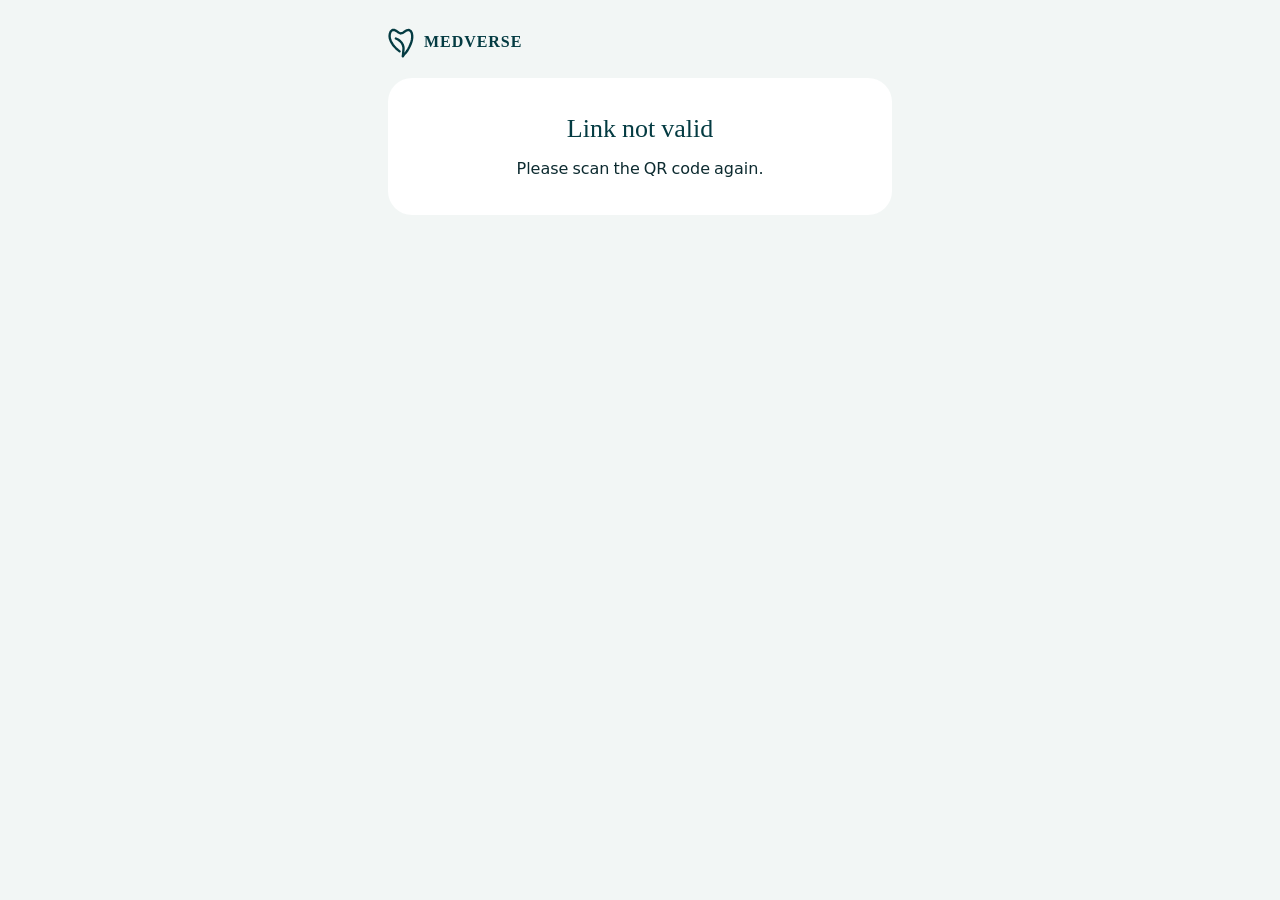
<file: site/card.html>
<!doctype html>
<html lang="en">
<head>
  <meta charset="utf-8">
  <meta name="viewport" content="width=device-width, initial-scale=1">
  <meta name="robots" content="noindex, nofollow">
  <meta name="referrer" content="no-referrer">
  <meta name="theme-color" content="#043B42">
  <title>Health card · MedVerse</title>
  <link rel="icon" href="assets/img/favicon.svg" type="image/svg+xml">
  <link rel="stylesheet" href="assets/css/site.css">
  <style>
    body { background: var(--bg, #F2F6F5); }
    .card-wrap { max-width: 34rem; margin: 0 auto; padding: 1.25rem 1.25rem 4rem; }
    .top { display: flex; align-items: center; gap: .625rem; padding: .5rem 0 1.25rem; }
    .top b { font-family: var(--serif); letter-spacing: .06em; color: var(--brand); }
    .hc { background: #fff; border-radius: 1.5rem; box-shadow: 0 1px 0 var(--line, #D7E3E1), 0 12px 32px rgba(4,59,66,.08); overflow: hidden; }
    .hc-head { background: var(--brand, #043B42); color: #fff; padding: 1.25rem 1.375rem; display: flex; align-items: center; justify-content: space-between; gap: 1rem; }
    .hc-head h1 { font-family: var(--serif); font-size: 1.625rem; line-height: 1.2; font-weight: 400; overflow-wrap: anywhere; }
    .hc-head .sub { color: #D6EFEB; font-size: 1rem; margin-top: .25rem; }
    .blood { background: #fff; color: #B4410C; font-family: var(--serif); font-size: 1.75rem; min-width: 4rem; text-align: center; padding: .5rem .75rem; border-radius: .75rem; }
    .hc-body { padding: .5rem 1.375rem 1.375rem; }
    .row { padding: 1rem 0; border-bottom: 1px solid #EDF2F1; }
    .row:last-child { border-bottom: 0; }
    .row h2 { font-family: var(--sans); font-size: .875rem; color: #3D5A5E; font-weight: 600; margin-bottom: .25rem; }
    .row p, .row li { font-size: 1.1875rem; line-height: 1.5; font-weight: 600; overflow-wrap: anywhere; }
    .row ul { list-style: none; padding: 0; margin: 0; }
    .row li small { display: block; font-size: .9375rem; font-weight: 400; color: #3D5A5E; }
    .allergy p { color: #B4410C; }
    .call { display: inline-flex; align-items: center; min-height: 3rem; padding: 0 1.25rem; border-radius: 999px; background: var(--brand, #043B42); color: #fff; font-weight: 700; text-decoration: none; margin-top: .375rem; }
    .meta { margin-top: 1rem; font-size: .9375rem; color: #3D5A5E; text-align: center; }
    .msg { background: #fff; border-radius: 1.5rem; padding: 2rem 1.5rem; text-align: center; }
    .msg h1 { font-family: var(--serif); font-size: 1.625rem; color: var(--brand, #043B42); margin-bottom: .5rem; }
    noscript { display: block; padding: 1rem; }
  </style>
</head>
<body>
<main class="card-wrap">
  <div class="top">
    <svg width="26" height="30" viewBox="-6 -6 99 112" fill="none" aria-hidden="true"><path d="M50.8 100 L55.4 92.8 L62.2 86.8 L67.1 79.6 L71.7 71.9 L76.1 63.5 L79.9 55.1 L82.8 46.7 L85 38.3 L86.2 29.9 L86.2 21.6 L84.8 13.2 L81.1 5.1 L73.9 0 L65.5 1.6 L57.7 6.3 L50.5 11.4 L42.1 13.7 L34 9.9 L26.9 4.9 L18.8 .7 L10.4 .6 L4 6.9 L.9 15.3 L0 23.7 L1 32 L3.7 40.4 L7.7 48.8 L12.5 56.3 L18.1 63.5 L24.5 70.1 L31.3 76.4 L38.2 81.7" stroke="#043B42" stroke-width="9" stroke-linecap="round" stroke-linejoin="round"/><path d="M23.9 32.9 L32.2 36.7 L39.7 42.1 L46 49.1 L50.4 57.2 L52.8 65.6 L53.1 72 L50.8 100" stroke="#043B42" stroke-width="9" stroke-linecap="round" stroke-linejoin="round"/></svg>
    <b>MEDVERSE</b>
  </div>
  <div id="out" aria-live="polite"><div class="msg"><p>Loading health card…</p></div></div>
  <noscript>This page needs JavaScript to show the health card.</noscript>
</main>
<script>
(function () {
  var API = 'https://ykpsiwmbxslwezifqpoq.supabase.co/functions/v1/mv-card';
  var out = document.getElementById('out');
  var token = (location.hash || '').replace(/^#/, '');

  function el(tag, cls, text) { var e = document.createElement(tag); if (cls) e.className = cls; if (text != null) e.textContent = text; return e; }
  function row(title, cls) { var r = el('div', 'row' + (cls ? ' ' + cls : '')); r.appendChild(el('h2', null, title)); return r; }
  function msg(h, p) { out.textContent = ''; var m = el('div', 'msg'); m.appendChild(el('h1', null, h)); m.appendChild(el('p', null, p)); out.appendChild(m); }

  if (!/^[A-Za-z0-9_-]{16,64}$/.test(token)) { msg('Link not valid', 'Please scan the QR code again.'); return; }

  fetch(API + '?t=' + encodeURIComponent(token)).then(function (r) { return r.json().then(function (j) { return { s: r.status, j: j }; }); })
    .then(function (res) {
      if (res.s !== 200) { msg(res.s === 410 ? 'This card has expired' : 'Link not valid', res.j.error || 'Ask the card owner for a new QR code.'); return; }
      var c = res.j.card || {};
      out.textContent = '';
      var hc = el('section', 'hc');
      var head = el('div', 'hc-head');
      var left = el('div');
      left.appendChild(el('h1', null, c.name || 'Patient'));
      left.appendChild(el('div', 'sub', [c.age ? c.age + ' years' : '', c.gender || ''].filter(Boolean).join(' · ')));
      head.appendChild(left);
      var blood = el('div', 'blood', c.blood && c.blood !== 'Unknown' ? c.blood : '—');
      blood.setAttribute('aria-label', 'Blood group ' + (c.blood || 'unknown'));
      head.appendChild(blood);
      hc.appendChild(head);

      var body = el('div', 'hc-body');
      var al = row('Allergies', c.allergies && c.allergies.length ? 'allergy' : '');
      al.appendChild(el('p', null, c.allergies && c.allergies.length ? c.allergies.join(', ') : 'None known'));
      body.appendChild(al);

      var cond = row('Conditions');
      cond.appendChild(el('p', null, c.conditions && c.conditions.length ? c.conditions.join(', ') : 'None recorded'));
      body.appendChild(cond);

      var meds = row('Current medicines');
      if (c.medicines && c.medicines.length) {
        var ul = el('ul');
        c.medicines.forEach(function (m) {
          var li = el('li', null, m.name);
          li.appendChild(el('small', null, [m.dose, m.when].filter(Boolean).join(' · ')));
          ul.appendChild(li);
        });
        meds.appendChild(ul);
      } else { meds.appendChild(el('p', null, 'None recorded')); }
      body.appendChild(meds);

      if (c.emergency) {
        var em = row('Emergency contact');
        em.appendChild(el('p', null, c.emergency));
        var a = el('a', 'call', 'Call ' + c.emergency);
        a.href = 'tel:' + String(c.emergency).replace(/[^+\d]/g, '');
        em.appendChild(a);
        body.appendChild(em);
      }
      if (c.abha) { var ab = row('ABHA number'); ab.appendChild(el('p', null, c.abha)); body.appendChild(ab); }
      hc.appendChild(body);
      out.appendChild(hc);

      var exp = res.j.expiresAt ? new Date(res.j.expiresAt) : null;
      var made = c.madeOn ? new Date(c.madeOn) : null;
      out.appendChild(el('p', 'meta',
        (made ? 'Card made ' + made.toLocaleDateString(undefined, { day: 'numeric', month: 'short', year: 'numeric' }) + '. ' : '') +
        (exp ? 'Valid until ' + exp.toLocaleDateString(undefined, { day: 'numeric', month: 'short', year: 'numeric' }) + '. ' : '') +
        'Information entered by the patient; please verify. Not a medical record.'));
    })
    .catch(function () { msg('Could not load the card', 'Check your internet connection and try again.'); });
})();
</script>
</body>
</html>
</file>
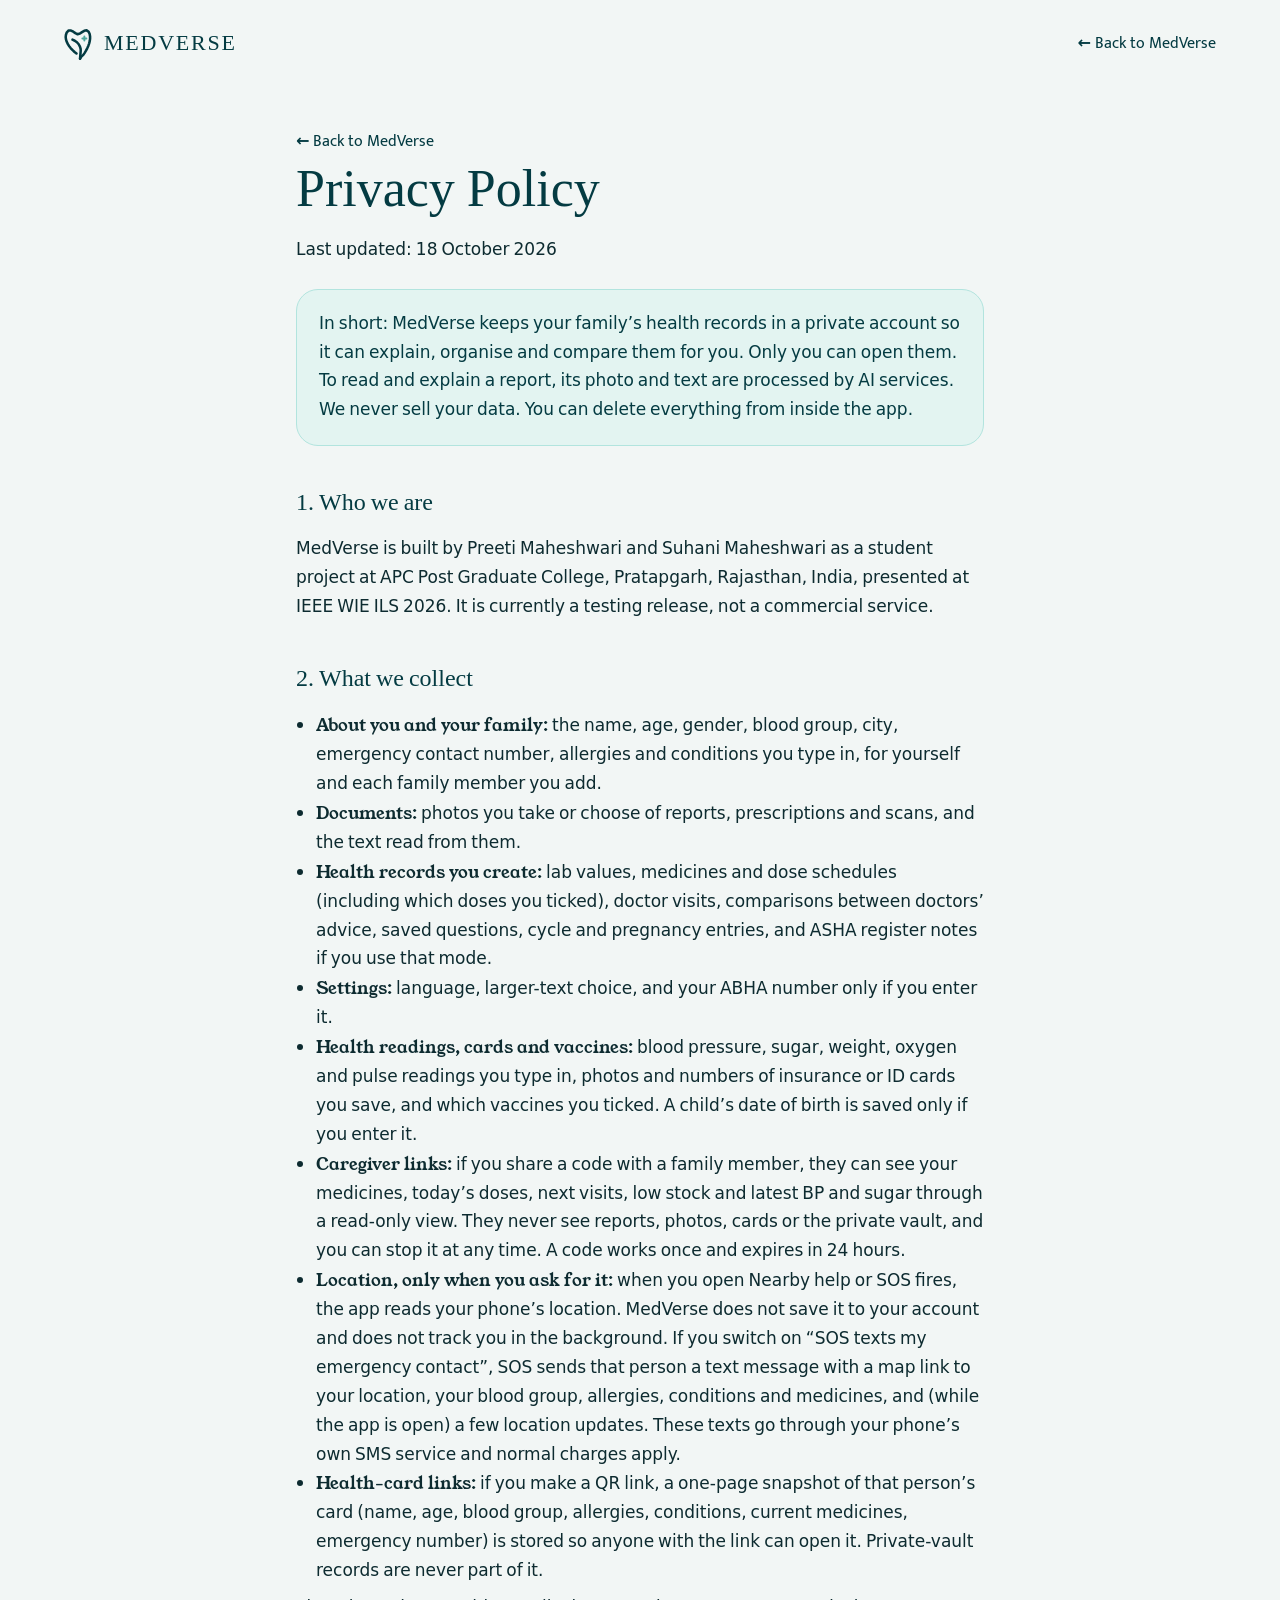
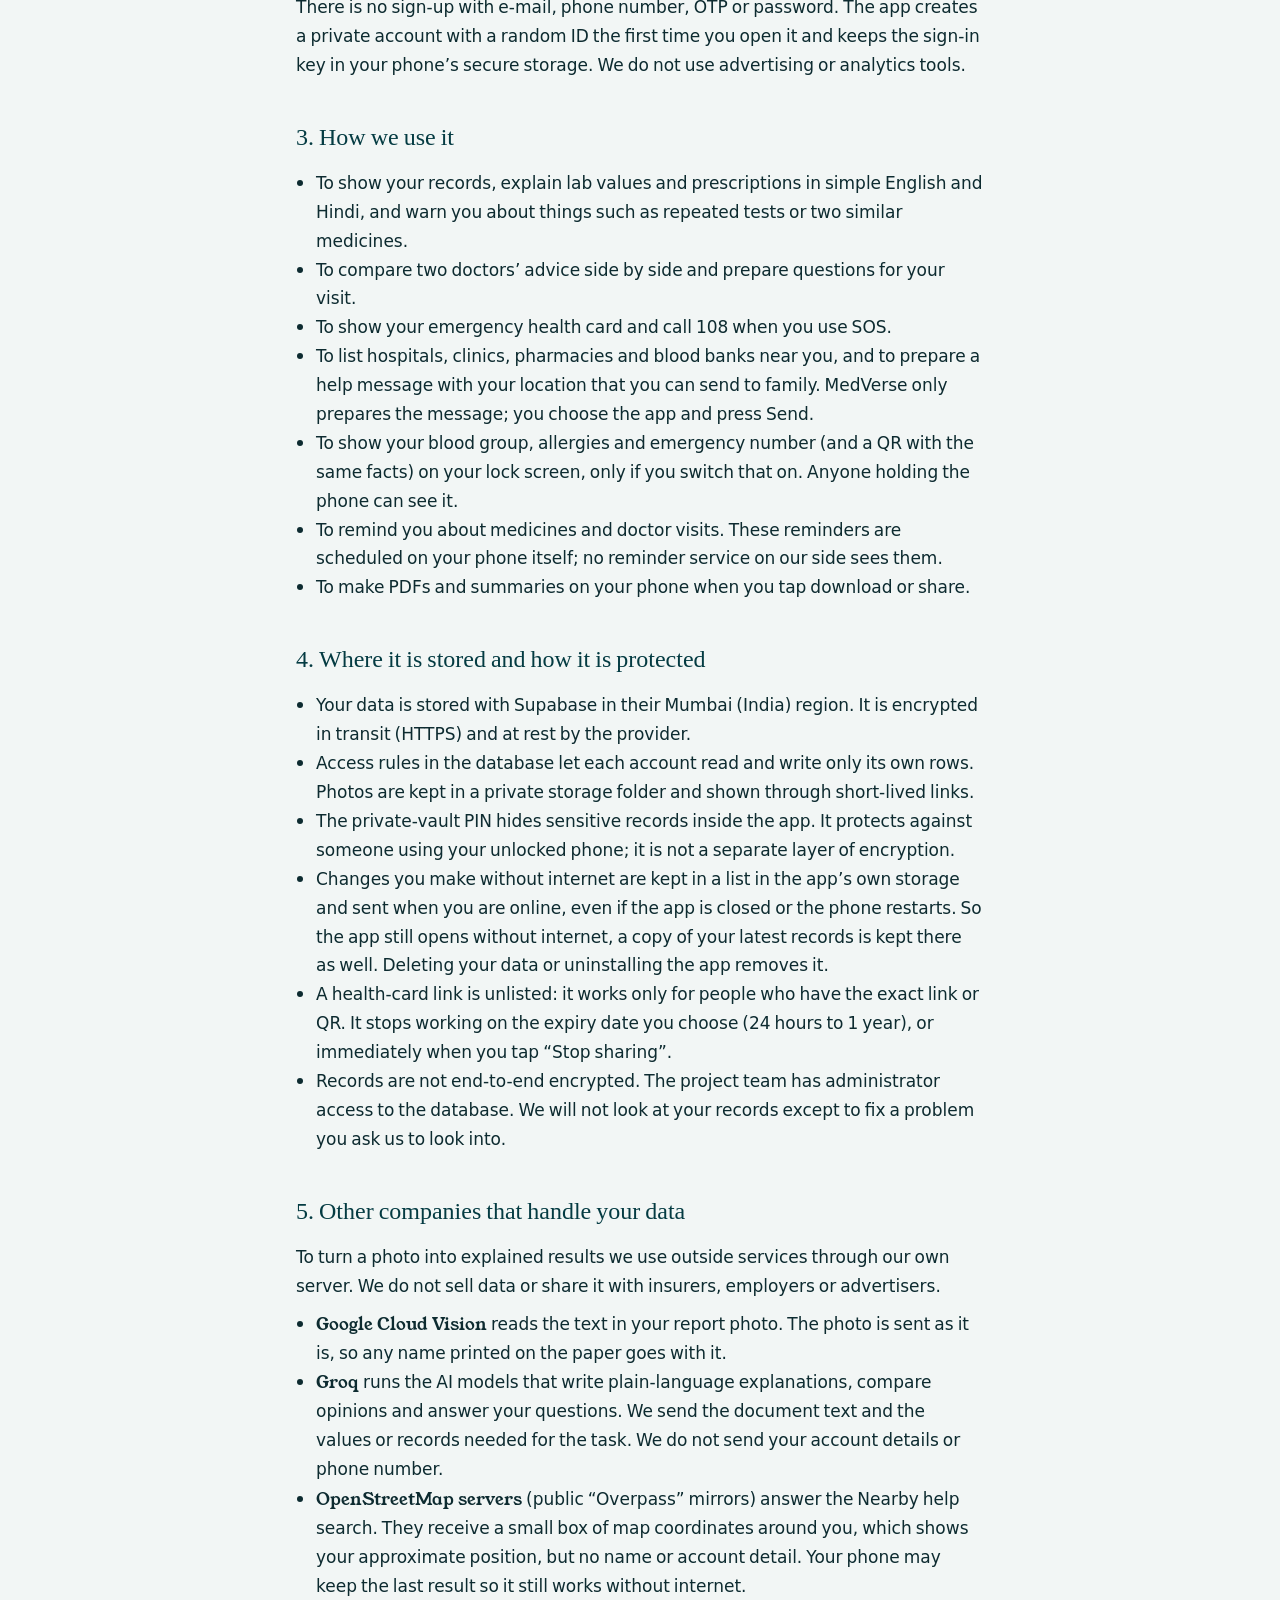
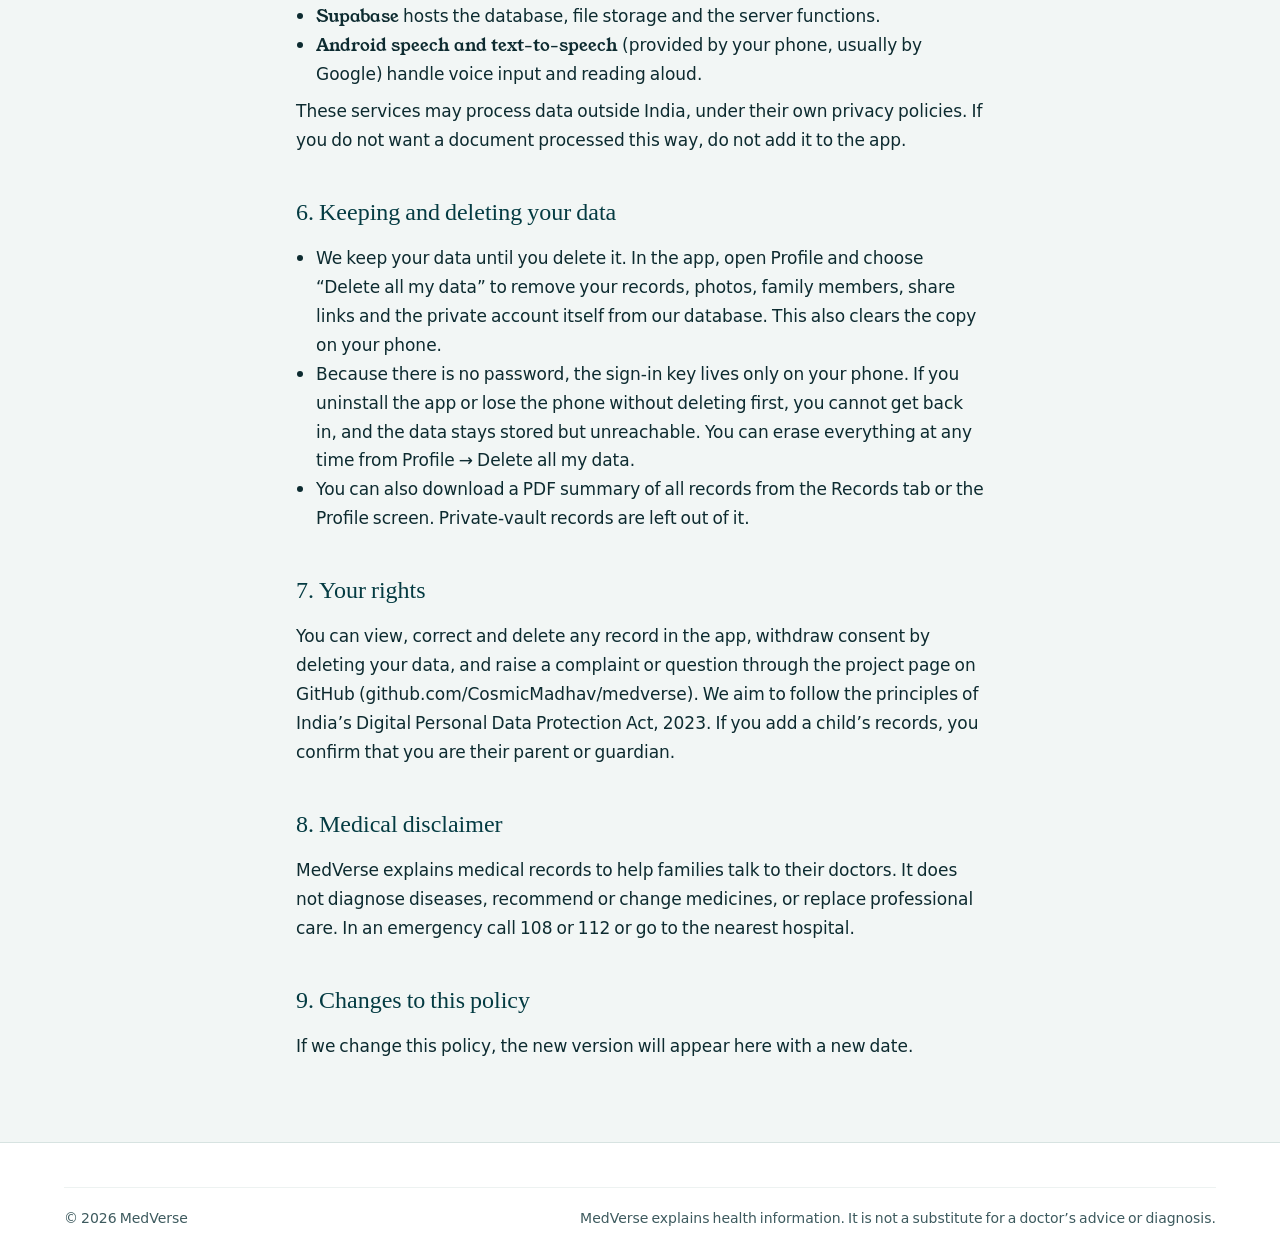
<file: site/privacy.html>
<!doctype html>
<html lang="en">
<head>
  <meta charset="utf-8">
  <meta name="viewport" content="width=device-width, initial-scale=1">
  <title>Privacy Policy — MedVerse</title>
  <meta name="description" content="How MedVerse handles and protects your family's health information.">
  <meta name="theme-color" content="#043B42">
  <meta name="robots" content="index, follow">
  <link rel="icon" href="assets/img/favicon.svg" type="image/svg+xml">
  <link rel="stylesheet" href="assets/css/site.css">
  <style>
    .policy { max-width: 46rem; margin: 0 auto; padding: 2rem 1.5rem 5rem; }
    .policy h1 { font-family: var(--serif); font-size: clamp(2.25rem, 4.5vw, 3.25rem); line-height: 1.15; margin-bottom: .75rem; color: var(--brand); }
    .policy h2 { font-family: var(--serif); font-size: 1.5rem; margin: 2.5rem 0 .75rem; color: var(--brand); }
    .policy p, .policy li { font-size: 1.0625rem; line-height: 1.7; color: var(--ink); }
    .policy p + p { margin-top: .875rem; }
    .policy ul { padding-left: 1.25rem; margin: .5rem 0; }
    .policy .summary { background: var(--mint-soft); border-radius: var(--r-tile); padding: 1.25rem 1.375rem; margin: 1.5rem 0; border: 1px solid var(--mint); }
    .policy .summary p { color: var(--brand); font-weight: 500; }
    .back { display: inline-flex; align-items: center; gap: .5rem; min-height: 2.75rem; font-weight: 600; text-decoration: none; color: var(--brand); }
    .back:hover { text-decoration: underline; }
  </style>
</head>
<body>
<header class="site-header">
  <div class="wrap">
    <a class="brand" href="index.html" aria-label="MedVerse home">
      <svg width="28" height="33" viewBox="-6 -6 99 112" fill="none" aria-hidden="true"><path d="M50.8 100 L55.4 92.8 L62.2 86.8 L67.1 79.6 L71.7 71.9 L76.1 63.5 L79.9 55.1 L82.8 46.7 L85 38.3 L86.2 29.9 L86.2 21.6 L84.8 13.2 L81.1 5.1 L73.9 0 L65.5 1.6 L57.7 6.3 L50.5 11.4 L42.1 13.7 L34 9.9 L26.9 4.9 L18.8 .7 L10.4 .6 L4 6.9 L.9 15.3 L0 23.7 L1 32 L3.7 40.4 L7.7 48.8 L12.5 56.3 L18.1 63.5 L24.5 70.1 L31.3 76.4 L38.2 81.7" stroke="#043B42" stroke-width="9" stroke-linecap="round" stroke-linejoin="round"/><path d="M23.9 32.9 L32.2 36.7 L39.7 42.1 L46 49.1 L50.4 57.2 L52.8 65.6 L53.1 72 L50.8 100" stroke="#043B42" stroke-width="9" stroke-linecap="round" stroke-linejoin="round"/><path d="M66 22v14M59 29h14" stroke="#4FA89E" stroke-width="7" stroke-linecap="round"/></svg>
      <span class="brand-word">MEDVERSE</span>
    </a>
    <a class="back" href="index.html">← Back to MedVerse</a>
  </div>
</header>

<main class="policy">
  <a class="back" href="index.html">← Back to MedVerse</a>
  <h1>Privacy Policy</h1>
  <p>Last updated: 18 October 2026</p>

  <div class="summary">
    <p>In short: MedVerse keeps your family’s health records in a private account so it can explain, organise and compare them for you. Only you can open them. To read and explain a report, its photo and text are processed by AI services. We never sell your data. You can delete everything from inside the app.</p>
  </div>

  <h2>1. Who we are</h2>
  <p>MedVerse is built by Preeti Maheshwari and Suhani Maheshwari as a student project at APC Post Graduate College, Pratapgarh, Rajasthan, India, presented at IEEE WIE ILS 2026. It is currently a testing release, not a commercial service.</p>

  <h2>2. What we collect</h2>
  <ul>
    <li><b>About you and your family:</b> the name, age, gender, blood group, city, emergency contact number, allergies and conditions you type in, for yourself and each family member you add.</li>
    <li><b>Documents:</b> photos you take or choose of reports, prescriptions and scans, and the text read from them.</li>
    <li><b>Health records you create:</b> lab values, medicines and dose schedules (including which doses you ticked), doctor visits, comparisons between doctors’ advice, saved questions, cycle and pregnancy entries, and ASHA register notes if you use that mode.</li>
    <li><b>Settings:</b> language, larger-text choice, and your ABHA number only if you enter it.</li>
    <li><b>Health readings, cards and vaccines:</b> blood pressure, sugar, weight, oxygen and pulse readings you type in, photos and numbers of insurance or ID cards you save, and which vaccines you ticked. A child’s date of birth is saved only if you enter it.</li>
    <li><b>Caregiver links:</b> if you share a code with a family member, they can see your medicines, today’s doses, next visits, low stock and latest BP and sugar through a read-only view. They never see reports, photos, cards or the private vault, and you can stop it at any time. A code works once and expires in 24 hours.</li>
    <li><b>Location, only when you ask for it:</b> when you open Nearby help or SOS fires, the app reads your phone’s location. MedVerse does not save it to your account and does not track you in the background. If you switch on “SOS texts my emergency contact”, SOS sends that person a text message with a map link to your location, your blood group, allergies, conditions and medicines, and (while the app is open) a few location updates. These texts go through your phone’s own SMS service and normal charges apply.</li>
    <li><b>Health-card links:</b> if you make a QR link, a one-page snapshot of that person’s card (name, age, blood group, allergies, conditions, current medicines, emergency number) is stored so anyone with the link can open it. Private-vault records are never part of it.</li>
  </ul>
  <p>There is no sign-up with e-mail, phone number, OTP or password. The app creates a private account with a random ID the first time you open it and keeps the sign-in key in your phone’s secure storage. We do not use advertising or analytics tools.</p>

  <h2>3. How we use it</h2>
  <ul>
    <li>To show your records, explain lab values and prescriptions in simple English and Hindi, and warn you about things such as repeated tests or two similar medicines.</li>
    <li>To compare two doctors’ advice side by side and prepare questions for your visit.</li>
    <li>To show your emergency health card and call 108 when you use SOS.</li>
    <li>To list hospitals, clinics, pharmacies and blood banks near you, and to prepare a help message with your location that you can send to family. MedVerse only prepares the message; you choose the app and press Send.</li>
    <li>To show your blood group, allergies and emergency number (and a QR with the same facts) on your lock screen, only if you switch that on. Anyone holding the phone can see it.</li>
    <li>To remind you about medicines and doctor visits. These reminders are scheduled on your phone itself; no reminder service on our side sees them.</li>
    <li>To make PDFs and summaries on your phone when you tap download or share.</li>
  </ul>

  <h2>4. Where it is stored and how it is protected</h2>
  <ul>
    <li>Your data is stored with Supabase in their Mumbai (India) region. It is encrypted in transit (HTTPS) and at rest by the provider.</li>
    <li>Access rules in the database let each account read and write only its own rows. Photos are kept in a private storage folder and shown through short-lived links.</li>
    <li>The private-vault PIN hides sensitive records inside the app. It protects against someone using your unlocked phone; it is not a separate layer of encryption.</li>
    <li>Changes you make without internet are kept in a list in the app’s own storage and sent when you are online, even if the app is closed or the phone restarts. So the app still opens without internet, a copy of your latest records is kept there as well. Deleting your data or uninstalling the app removes it.</li>
    <li>A health-card link is unlisted: it works only for people who have the exact link or QR. It stops working on the expiry date you choose (24 hours to 1 year), or immediately when you tap “Stop sharing”.</li>
    <li>Records are not end-to-end encrypted. The project team has administrator access to the database. We will not look at your records except to fix a problem you ask us to look into.</li>
  </ul>

  <h2>5. Other companies that handle your data</h2>
  <p>To turn a photo into explained results we use outside services through our own server. We do not sell data or share it with insurers, employers or advertisers.</p>
  <ul>
    <li><b>Google Cloud Vision</b> reads the text in your report photo. The photo is sent as it is, so any name printed on the paper goes with it.</li>
    <li><b>Groq</b> runs the AI models that write plain-language explanations, compare opinions and answer your questions. We send the document text and the values or records needed for the task. We do not send your account details or phone number.</li>
    <li><b>OpenStreetMap servers</b> (public “Overpass” mirrors) answer the Nearby help search. They receive a small box of map coordinates around you, which shows your approximate position, but no name or account detail. Your phone may keep the last result so it still works without internet.</li>
    <li><b>Supabase</b> hosts the database, file storage and the server functions.</li>
    <li><b>Android speech and text-to-speech</b> (provided by your phone, usually by Google) handle voice input and reading aloud.</li>
  </ul>
  <p>These services may process data outside India, under their own privacy policies. If you do not want a document processed this way, do not add it to the app.</p>

  <h2>6. Keeping and deleting your data</h2>
  <ul>
    <li>We keep your data until you delete it. In the app, open Profile and choose “Delete all my data” to remove your records, photos, family members, share links and the private account itself from our database. This also clears the copy on your phone.</li>
    <li>Because there is no password, the sign-in key lives only on your phone. If you uninstall the app or lose the phone without deleting first, you cannot get back in, and the data stays stored but unreachable. You can erase everything at any time from Profile → Delete all my data.</li>
    <li>You can also download a PDF summary of all records from the Records tab or the Profile screen. Private-vault records are left out of it.</li>
  </ul>

  <h2>7. Your rights</h2>
  <p>You can view, correct and delete any record in the app, withdraw consent by deleting your data, and raise a complaint or question through the project page on GitHub (github.com/CosmicMadhav/medverse). We aim to follow the principles of India’s Digital Personal Data Protection Act, 2023. If you add a child’s records, you confirm that you are their parent or guardian.</p>

  <h2>8. Medical disclaimer</h2>
  <p>MedVerse explains medical records to help families talk to their doctors. It does not diagnose diseases, recommend or change medicines, or replace professional care. In an emergency call 108 or 112 or go to the nearest hospital.</p>

  <h2>9. Changes to this policy</h2>
  <p>If we change this policy, the new version will appear here with a new date.</p>
</main>

<footer class="site-footer">
  <div class="wrap">
    <div class="foot-bottom">
      <span>© 2026 MedVerse</span>
      <span>MedVerse explains health information. It is not a substitute for a doctor’s advice or diagnosis.</span>
    </div>
  </div>
</footer>
</body>
</html>
</file>
<file: site/assets/css/site.css>
/* Medverse website — same design tokens as the app (see DESIGN_SYSTEM.md in the app kit).
   All sizes are in rem so "Larger text" (html.is-comfort) scales the whole page. */

/* ---------- Fonts (self-hosted; Latin + Devanagari combined per family) ---------- */
@font-face { font-family: "MV Serif"; src: url("../fonts/young-serif-latin-400-normal.woff2") format("woff2"); font-weight: 400; font-display: swap; unicode-range: U+0000-00FF, U+0131, U+0152-0153, U+02BB-02BC, U+02C6, U+02DA, U+02DC, U+0304, U+0308, U+0329, U+2000-206F, U+20AC, U+2122, U+2191, U+2193, U+2212, U+2215, U+FEFF, U+FFFD; }
@font-face { font-family: "MV Serif"; src: url("../fonts/tiro-devanagari-hindi-devanagari-400-normal.woff2") format("woff2"); font-weight: 400; font-display: swap; unicode-range: U+0900-097F, U+1CD0-1CF9, U+200C-200D, U+20A8, U+20B9, U+20F0, U+25CC, U+A830-A839, U+A8E0-A8FF, U+11B00-11B09; }
@font-face { font-family: "MV Sans"; src: url("../fonts/figtree-latin-400-normal.woff2") format("woff2"); font-weight: 400; font-display: swap; unicode-range: U+0000-00FF, U+0131, U+0152-0153, U+02BB-02BC, U+02C6, U+02DA, U+02DC, U+0304, U+0308, U+0329, U+2000-206F, U+20AC, U+2122, U+2191, U+2193, U+2212, U+2215, U+FEFF, U+FFFD; }
@font-face { font-family: "MV Sans"; src: url("../fonts/figtree-latin-600-normal.woff2") format("woff2"); font-weight: 600; font-display: swap; unicode-range: U+0000-00FF, U+0131, U+0152-0153, U+02BB-02BC, U+02C6, U+02DA, U+02DC, U+0304, U+0308, U+0329, U+2000-206F, U+20AC, U+2122, U+2191, U+2193, U+2212, U+2215, U+FEFF, U+FFFD; }
@font-face { font-family: "MV Sans"; src: url("../fonts/figtree-latin-700-normal.woff2") format("woff2"); font-weight: 700; font-display: swap; unicode-range: U+0000-00FF, U+0131, U+0152-0153, U+02BB-02BC, U+02C6, U+02DA, U+02DC, U+0304, U+0308, U+0329, U+2000-206F, U+20AC, U+2122, U+2191, U+2193, U+2212, U+2215, U+FEFF, U+FFFD; }
@font-face { font-family: "MV Sans"; src: url("../fonts/mukta-devanagari-400-normal.woff2") format("woff2"); font-weight: 400; font-display: swap; unicode-range: U+0900-097F, U+1CD0-1CF9, U+200C-200D, U+20A8, U+20B9, U+20F0, U+25CC, U+A830-A839, U+A8E0-A8FF, U+11B00-11B09; }
@font-face { font-family: "MV Sans"; src: url("../fonts/mukta-devanagari-600-normal.woff2") format("woff2"); font-weight: 600; font-display: swap; unicode-range: U+0900-097F, U+1CD0-1CF9, U+200C-200D, U+20A8, U+20B9, U+20F0, U+25CC, U+A830-A839, U+A8E0-A8FF, U+11B00-11B09; }
@font-face { font-family: "MV Sans"; src: url("../fonts/mukta-devanagari-700-normal.woff2") format("woff2"); font-weight: 700; font-display: swap; unicode-range: U+0900-097F, U+1CD0-1CF9, U+200C-200D, U+20A8, U+20B9, U+20F0, U+25CC, U+A830-A839, U+A8E0-A8FF, U+11B00-11B09; }

/* ---------- Tokens ---------- */
:root {
  --brand: #043B42;
  --mint: #B2E4DE;
  --mint-soft: #E3F4F1;
  --mint-deep: #1F6F68;
  --ring-teal: #1F8C80;
  --bg: #F2F6F5;
  --surface: #FFFFFF;
  --ink: #0D2B30;
  --ink-2: #3D5A5E;
  --line: #D7E3E1;
  --line-soft: #EDF2F1;
  --track: #DCE7E5;
  --dashed: #9DB7B4;
  --alert: #B4410C;
  --alert-node: #D2571C;
  --alert-soft: #FCEBDD;
  --alert-ink: #8A3108;
  --sos: #B42318;
  --on-brand-muted: #D6EFEB;
  --plus: #4FA89E;

  --serif: "MV Serif", Georgia, "Noto Serif Devanagari", serif;
  --sans: "MV Sans", "Segoe UI", system-ui, -apple-system, "Noto Sans Devanagari", sans-serif;
  --mono: ui-monospace, "SFMono-Regular", Menlo, Consolas, monospace;

  --r-hero: 28px; --r-card: 24px; --r-tile: 22px; --r-pill: 999px;
  --shadow-card: 0 1px 0 var(--line), 0 16px 40px rgba(4, 59, 66, 0.08);
  --shadow-cta: 0 10px 24px rgba(4, 59, 66, 0.25);
  --track-wide: 0.16em; --track-small: 0.1em;
  --max: 75rem; /* 1200px */
  --pad: 1.5rem;
}
:root:lang(hi) { --track-wide: 0; --track-small: 0; }

/* ---------- Base ---------- */
*, *::before, *::after { box-sizing: border-box; }
html { font-size: 100%; -webkit-text-size-adjust: 100%; scroll-behavior: smooth; }
html.is-comfort { font-size: 118%; }
body { margin: 0; background: var(--bg); color: var(--ink); font-family: var(--sans); font-size: 1rem; line-height: 1.55; overflow-x: hidden; }
main { overflow-x: clip; }
img, svg { display: block; max-width: 100%; }
a { color: var(--brand); }
a:hover { color: var(--ink); }
button { font: inherit; color: inherit; }
h1, h2, h3 { margin: 0; font-weight: 400; }
p { margin: 0; }
:focus-visible { outline: 3px solid var(--ring-teal); outline-offset: 3px; border-radius: 6px; }
[hidden] { display: none !important; }
.visually-hidden { position: absolute !important; width: 1px; height: 1px; overflow: hidden; clip: rect(0 0 0 0); white-space: nowrap; }
.skip { position: absolute; left: 1rem; top: -4rem; z-index: 100; background: var(--brand); color: #fff; padding: .75rem 1rem; border-radius: 12px; text-decoration: none; font-weight: 700; }
.skip:focus { top: 1rem; }
@media (prefers-reduced-motion: reduce) { html { scroll-behavior: auto; } *, *::before, *::after { animation-duration: .001ms !important; animation-iteration-count: 1 !important; transition-duration: .001ms !important; } }

.wrap { max-width: var(--max); margin: 0 auto; padding-left: var(--pad); padding-right: var(--pad); }
.eyebrow { font-size: .875rem; font-weight: 700; letter-spacing: var(--track-wide); color: var(--mint-deep); }
.h2 { font-family: var(--serif); font-size: clamp(2rem, 3.8vw, 3rem); line-height: 1.18; text-wrap: balance; }
.lead { font-size: clamp(1.125rem, 1.6vw, 1.3125rem); line-height: 1.6; color: var(--ink-2); }
.body-lg { font-size: 1.1875rem; line-height: 1.6; color: var(--ink-2); }
.muted { color: var(--ink-2); }
.center { text-align: center; align-items: center; }
.stack { display: flex; flex-direction: column; }
.section-head { display: flex; flex-direction: column; gap: .875rem; }
.section-head.center { max-width: 49rem; margin: 0 auto; }

/* ---------- Buttons ---------- */
.btn { display: inline-flex; align-items: center; justify-content: center; gap: .75rem; min-height: 3.625rem; padding: 0 1.625rem; border-radius: var(--r-pill); font-size: 1.125rem; font-weight: 700; text-decoration: none; border: 0; cursor: pointer; }
.btn-primary { background: var(--brand); color: #fff; box-shadow: var(--shadow-cta); }
.btn-primary:hover { color: #fff; background: #06505a; }
.btn-primary svg { stroke: var(--mint); }
.btn-outline { border: 1.5px solid var(--dashed); color: var(--brand); font-weight: 600; font-size: 1.0625rem; }
.btn-outline:hover { background: var(--surface); }
.btn .sub { display: block; font-size: .8125rem; font-weight: 500; color: var(--mint); }
.btn-stack { display: flex; flex-direction: column; line-height: 1.2; text-align: left; }
.chip-btn { min-height: 2.75rem; padding: 0 1rem; border-radius: var(--r-pill); border: 1.5px solid var(--line); background: var(--surface); color: var(--brand); font-weight: 600; font-size: 1rem; cursor: pointer; display: inline-flex; align-items: center; gap: .25rem; text-decoration: none; }
.chip-btn[aria-pressed="true"] { background: var(--brand); border-color: var(--brand); color: var(--mint); }
.chip-btn.small-dl { background: var(--brand); color: #fff; border-color: var(--brand); font-weight: 700; font-size: .9375rem; }
.chip-btn.small-dl svg { stroke: var(--mint); }

/* segmented toggles */
.seg { display: inline-flex; flex-wrap: wrap; gap: .25rem; padding: .25rem; background: #E3ECEA; border-radius: var(--r-pill); align-self: flex-start; }
.seg button { min-height: 2.75rem; padding: 0 1rem; border: 0; border-radius: var(--r-pill); background: transparent; color: var(--brand); font-weight: 700; font-size: .9375rem; cursor: pointer; transition: background .2s, color .2s; }
.seg button[aria-pressed="true"] { background: var(--brand); color: #fff; box-shadow: 0 2px 6px rgba(4, 59, 66, .2); }

/* ---------- Header ---------- */
.site-header .wrap { display: flex; flex-wrap: wrap; row-gap: .75rem; align-items: center; justify-content: space-between; gap: 1.25rem; padding-top: 1.375rem; padding-bottom: 1.375rem; }
.brand { display: flex; align-items: center; gap: .75rem; text-decoration: none; color: var(--brand); }
.brand-word { font-family: var(--serif); font-size: 1.375rem; letter-spacing: .08em; }
.main-nav { display: flex; gap: .125rem; }
.main-nav a { padding: .75rem; font-size: 1rem; font-weight: 500; color: var(--ink-2); text-decoration: none; border-radius: 10px; }
.main-nav a:hover { color: var(--brand); background: var(--surface); }
.header-actions { display: flex; align-items: center; gap: .5rem; }
.comfort-btn { min-width: 3rem; font-family: var(--serif); align-items: baseline; }
.comfort-btn .a { font-size: 1.0625rem; } .comfort-btn .p { font-size: .8125rem; }
@media (max-width: 54rem) { .main-nav { display: none; } }
@media (max-width: 30rem) { .small-dl { display: none; } .brand-word { font-size: 1.125rem; } .site-header .wrap { gap: .75rem; } }

/* ---------- Hero ---------- */
.hero { display: grid; grid-template-columns: repeat(auto-fit, minmax(min(27.5rem, 100%), 1fr)); gap: 3rem; align-items: center; padding-top: 2rem; padding-bottom: 2.5rem; }
.hero-copy { display: flex; flex-direction: column; gap: 1.5rem; }
.hero h1 { font-family: var(--serif); font-size: clamp(2.5rem, 5.4vw, 4.25rem); line-height: 1.06; letter-spacing: -0.02em; text-wrap: balance; }
:lang(hi) .hero h1 { line-height: 1.3; letter-spacing: 0; }
.alt-line { display: flex; align-items: center; gap: .75rem; margin-top: -.375rem; font-family: var(--serif); font-size: 1.375rem; line-height: 1.4; color: var(--mint-deep); }
.alt-line::before { content: ""; flex: 0 0 1.75rem; height: 2px; background: var(--mint); border-radius: 1px; }
.cta-row { display: flex; flex-wrap: wrap; gap: .75rem; align-items: center; }
.trust { display: flex; flex-wrap: wrap; gap: .625rem 1.375rem; padding: 0; margin: 0; list-style: none; font-size: .9375rem; color: var(--ink-2); }
.trust li { display: flex; align-items: center; gap: .5rem; }

.hero-visual { position: relative; display: flex; justify-content: center; padding: 1.25rem 0; }
@media (min-width: 70.01rem) { .hero-visual { padding: 5.25rem 0; } }
.big-heart { position: absolute; left: 50%; top: 50%; width: 44rem; height: 50rem; transform: translate(-46%, -50%); z-index: 0; pointer-events: none; max-width: none; }
.hero-copy { position: relative; z-index: 1; }
.big-heart .h-outer, .big-heart .h-leaf { stroke-dasharray: 1; stroke-dashoffset: 1; }
.js .big-heart .h-outer { animation: mvHeart 2.6s cubic-bezier(.65,0,.35,1) .2s forwards; }
.js .big-heart .h-leaf { animation: mvHeart 1.2s cubic-bezier(.65,0,.35,1) 2.2s forwards; }
.big-heart .h-plus { transform-box: fill-box; transform-origin: center; }
.js .big-heart .h-plus { opacity: 0; animation: mvPlus .6s cubic-bezier(.34,1.56,.64,1) 3.1s forwards; }
html:not(.js) .big-heart .h-outer, html:not(.js) .big-heart .h-leaf { stroke-dashoffset: 0; }
@keyframes mvHeart { to { stroke-dashoffset: 0; } }
@keyframes mvPlus { 0% { transform: scale(0); opacity: 0; } 70% { transform: scale(1.25); opacity: 1; } 100% { transform: scale(1); opacity: 1; } }
@media (prefers-reduced-motion: reduce) { .big-heart .h-outer, .big-heart .h-leaf { stroke-dashoffset: 0 !important; animation: none !important; } .js .big-heart .h-plus { opacity: 1; animation: none; } }
@media (max-width: 45rem) { .big-heart { display: none; } }

.anno { position: absolute; z-index: 3; max-width: 17rem; border-radius: 16px; padding: .75rem .875rem; display: flex; flex-direction: column; gap: .25rem; box-shadow: 0 12px 30px rgba(4, 59, 66, .14); }
.anno b { font-size: .75rem; letter-spacing: var(--track-small); }
.anno span { font-size: .9375rem; font-weight: 600; line-height: 1.4; }
.anno-1 { left: 4%; top: 0; background: var(--surface); }
.anno-1 b { color: var(--mint-deep); }
.anno-2 { right: 4%; bottom: 0; background: var(--brand); color: #fff; }
.anno-2 b { color: var(--mint); }
@media (max-width: 70rem) { .anno { display: none; } }

.phone { position: relative; z-index: 1; width: 25.875rem; max-width: 100%; padding: .75rem; border-radius: 3.25rem; background: var(--ink); box-shadow: 0 40px 80px rgba(4, 59, 66, .28); }
.phone-screen { height: 47.5rem; max-height: 80vh; border-radius: 2.5rem; overflow-y: auto; overflow-x: hidden; background: var(--bg); overscroll-behavior: contain; position: relative; }

/* ---------- Thread connectors ---------- */
.link { display: flex; flex-direction: column; align-items: center; padding: .5rem 0; }
.link-line { width: 3px; height: 5.625rem; background: var(--mint); border-radius: 2px; transform-origin: top; }
.js .link-line { transform: scaleY(0); transition: transform .9s cubic-bezier(.65,0,.35,1); }
.js .link.is-in .link-line { transform: scaleY(1); }
.link-node { width: 1.75rem; height: 1.75rem; border-radius: 50%; background: var(--surface); border: 3px solid var(--brand); box-shadow: 0 0 0 6px rgba(4, 59, 66, .08); }

/* ---------- Sections ---------- */
.section { padding-top: 1.25rem; padding-bottom: 2.5rem; display: flex; flex-direction: column; gap: 2.125rem; }

.stats { display: grid; grid-template-columns: repeat(auto-fit, minmax(min(15rem, 100%), 1fr)); gap: 1rem; padding: 0; margin: 0; list-style: none; width: 100%; }
.stat { background: var(--surface); border-radius: var(--r-hero); padding: 1.75rem 1.375rem; display: flex; flex-direction: column; align-items: center; gap: 1rem; text-align: center; }
.ring { position: relative; width: 8.25rem; height: 8.25rem; }
.ring svg { width: 100%; height: 100%; transform: rotate(-90deg); }
.ring .num { position: absolute; inset: 0; display: flex; align-items: center; justify-content: center; font-family: var(--serif); font-size: 1.875rem; color: var(--brand); }
.ring.alert .num { color: var(--alert); }
.stat p { font-size: 1.0625rem; line-height: 1.5; font-weight: 500; }
.note { font-size: .875rem; color: var(--ink-2); }

/* How it works */
.steps { position: relative; display: flex; flex-direction: column; gap: 3.75rem; }
.steps::before { content: ""; position: absolute; left: 21px; top: 30px; bottom: 30px; width: 3px; background: var(--track); border-radius: 2px; }
.step { position: relative; display: flex; gap: 1.625rem; }
.step-num { flex: 0 0 44px; height: 44px; border-radius: 50%; background: var(--mint); color: var(--brand); display: flex; align-items: center; justify-content: center; font-family: var(--serif); font-size: 1.1875rem; position: relative; z-index: 1; }
.step-body { flex: 1; min-width: 0; display: grid; grid-template-columns: repeat(auto-fit, minmax(min(21.25rem, 100%), 1fr)); gap: 2rem; align-items: center; }
.step h3 { font-family: var(--serif); font-size: 2.125rem; line-height: 1.2; }
.step .text { display: flex; flex-direction: column; gap: .875rem; }
.demo { display: flex; flex-direction: column; gap: .75rem; min-width: 0; }
.card { background: var(--surface); border-radius: var(--r-hero); padding: 1.5rem; box-shadow: var(--shadow-card); display: flex; flex-direction: column; gap: .875rem; }
.swap-in { animation: mvFade .35s ease-out both; }
@keyframes mvFade { from { opacity: 0; transform: translateY(6px); } to { opacity: 1; transform: none; } }

.tag { flex: 0 0 auto; display: inline-block; font-size: .8125rem; font-weight: 700; padding: .3125rem .625rem; border-radius: var(--r-pill); white-space: nowrap; }
.tag-alert { color: var(--alert-ink); background: var(--alert-soft); }
.tag-mint { color: var(--mint-deep); background: var(--mint-soft); }
.tag-neutral { color: var(--ink-2); background: var(--bg); }
.row-between { display: flex; justify-content: space-between; align-items: center; gap: .5rem; flex-wrap: wrap; }
.mini-eyebrow { font-size: .8125rem; font-weight: 700; letter-spacing: var(--track-small); color: var(--ink-2); }

.printed { background: #FFFDF8; border: 1px solid #E5E0D3; border-radius: 20px; padding: 1.375rem; display: flex; flex-direction: column; gap: .625rem; font-family: var(--mono); font-size: .875rem; line-height: 1.6; color: #2E2A22; box-shadow: 0 16px 40px rgba(4, 59, 66, .08); overflow-x: auto; }
.printed .p-head { display: flex; justify-content: space-between; gap: .625rem; border-bottom: 1px dashed #CFC8B6; padding-bottom: .5rem; font-weight: 700; }
.printed .p-row { display: grid; grid-template-columns: minmax(7rem, 1.4fr) 4.375rem 4.375rem minmax(5rem, 1fr); gap: .375rem; }
.printed .p-row.hl { background: var(--alert-soft); margin: 0 -.5rem; padding: .125rem .5rem; border-radius: 6px; font-weight: 700; }
.printed .p-foot { border-top: 1px dashed #CFC8B6; padding-top: .5rem; }
.printed .p-note { font-family: var(--sans); font-size: .9375rem; color: #6B5F45; margin-top: .25rem; }

.value-line { display: flex; align-items: baseline; gap: .625rem; flex-wrap: wrap; }
.value-line .name { font-size: 1.1875rem; font-weight: 600; }
.value-line .big { font-family: var(--serif); font-size: 2.5rem; line-height: 1; color: var(--alert); }
.range { display: flex; flex-direction: column; gap: .375rem; }
.range .bar { position: relative; height: 12px; border-radius: 6px; background: var(--line-soft); }
.range .normal { position: absolute; left: 22%; width: 36%; top: 0; bottom: 0; background: var(--mint); border-radius: 6px; }
.range .dot { position: absolute; left: 84%; top: -5px; width: 22px; height: 22px; margin-left: -11px; border-radius: 50%; background: var(--alert); border: 3px solid #fff; box-shadow: 0 1px 4px rgba(0, 0, 0, .2); }
.range .labels { position: relative; height: 1.25rem; font-size: .8125rem; color: var(--ink-2); }
.range .labels span { position: absolute; }
.range .labels .l1 { left: 22%; } .range .labels .l2 { left: 40%; transform: translateX(-50%); font-weight: 600; color: var(--mint-deep); } .range .labels .l3 { left: 58%; transform: translateX(-50%); }
.pill-row { display: flex; gap: .625rem; flex-wrap: wrap; }
.soft-pill { min-height: 2.5rem; padding: 0 .875rem; border-radius: 1.25rem; font-size: .875rem; font-weight: 600; display: inline-flex; align-items: center; gap: .5rem; background: var(--bg); color: var(--ink-2); }
.soft-pill.mint { background: var(--mint-soft); color: var(--brand); font-weight: 700; }

.journey-head { display: flex; justify-content: space-between; align-items: baseline; gap: .625rem; }
.journey-head .t { font-family: var(--serif); font-size: 1.3125rem; }
.mini-thread { position: relative; list-style: none; margin: 0; padding: 0; }
.mini-thread::before { content: ""; position: absolute; left: calc(4.25rem + .625rem + 13px); top: 1.625rem; bottom: 2.125rem; width: 3px; background: var(--track); border-radius: 2px; }
.mini-thread li { position: relative; display: grid; grid-template-columns: 4.25rem 28px minmax(0, 1fr); column-gap: .625rem; padding: .75rem 0; }
.mini-thread li + li { border-top: 1px solid var(--line-soft); }
.mini-thread .d { font-size: .875rem; font-weight: 700; color: var(--brand); padding-top: .25rem; }
.mini-thread .n { width: 28px; height: 28px; border-radius: 50%; background: var(--mint-soft); display: flex; align-items: center; justify-content: center; position: relative; }
.mini-thread .n::after { content: ""; width: 10px; height: 10px; border-radius: 50%; background: var(--brand); }
.mini-thread .c { display: flex; flex-direction: column; gap: .25rem; min-width: 0; }
.mini-thread .c b { font-size: 1rem; font-weight: 600; line-height: 1.35; }
.mini-thread .c small { font-size: .875rem; color: var(--ink-2); line-height: 1.4; }
.mini-thread .tag, .tag.wrap { white-space: normal; line-height: 1.35; }

.cmp-title { font-family: var(--serif); font-size: 1.3125rem; }
.docs { display: grid; grid-template-columns: repeat(2, minmax(0, 1fr)); gap: .625rem; }
.doc { display: flex; gap: .625rem; align-items: center; border-radius: 16px; padding: .625rem .75rem; min-width: 0; }
.doc.a { background: var(--mint-soft); } .doc.b { background: var(--bg); }
.doc .letter { flex: 0 0 32px; height: 32px; border-radius: 50%; font-weight: 700; display: flex; align-items: center; justify-content: center; }
.doc.a .letter { background: var(--brand); color: var(--mint); }
.doc.b .letter { background: #fff; border: 2px solid var(--ink-2); color: var(--ink-2); }
.doc .who { display: flex; flex-direction: column; min-width: 0; }
.doc .who b { font-size: .9375rem; font-weight: 600; } .doc .who small { font-size: .8125rem; color: var(--ink-2); }
@media (max-width: 26rem) { .docs { grid-template-columns: 1fr; } }
.cmp-rows { display: flex; flex-direction: column; gap: .5rem; }
.cmp-row { display: flex; justify-content: space-between; gap: .625rem; align-items: flex-start; border: 1px solid var(--line-soft); border-radius: 14px; padding: .75rem .875rem; }
.cmp-row .what { display: flex; flex-direction: column; gap: .125rem; min-width: 0; }
.cmp-row .what b { font-size: .9375rem; font-weight: 600; }
.cmp-row .what span { font-size: .875rem; line-height: 1.5; color: var(--ink-2); white-space: pre-line; }
.agree-bar { display: flex; height: 12px; border-radius: 6px; overflow: hidden; gap: 3px; }
.legend { display: flex; flex-wrap: wrap; gap: .375rem 1rem; font-size: .8125rem; color: var(--ink-2); padding: 0; margin: 0; list-style: none; }
.legend li { display: flex; align-items: center; gap: .375rem; }
.legend i { width: 10px; height: 10px; border-radius: 50%; display: inline-block; }
.c-agree { background: var(--mint); } .c-differ { background: var(--alert-node); } .c-one { background: var(--track); }
.fake-btn { min-height: 3rem; border-radius: 1.5rem; background: var(--brand); color: #fff; font-size: 1rem; font-weight: 600; display: flex; align-items: center; justify-content: center; text-align: center; padding: 0 1rem; }

/* Features */
.features { display: grid; grid-template-columns: repeat(auto-fit, minmax(min(19rem, 100%), 1fr)); gap: .875rem; padding: 0; margin: 0; list-style: none; }
.feature { background: var(--surface); border-radius: var(--r-card); padding: 1.375rem; display: flex; flex-direction: column; gap: .75rem; }
.feature .ico { width: 48px; height: 48px; border-radius: 16px; background: var(--mint-soft); display: flex; align-items: center; justify-content: center; }
.feature .ico.warn { background: var(--alert-soft); }
.feature h3 { font-family: var(--sans); font-size: 1.1875rem; font-weight: 700; }
.feature p { font-size: 1rem; line-height: 1.55; color: var(--ink-2); }

/* Safety */
.safety { background: var(--brand); color: #fff; }
.safety .wrap { padding-top: 5rem; padding-bottom: 5rem; display: grid; grid-template-columns: repeat(auto-fit, minmax(min(26.25rem, 100%), 1fr)); gap: 3rem; align-items: start; }
.safety .eyebrow { color: var(--mint); }
.safety h2 { font-family: var(--serif); font-size: clamp(2.5rem, 5vw, 4rem); line-height: 1.12; white-space: pre-line; }
.safety .intro { font-size: 1.1875rem; line-height: 1.6; color: var(--on-brand-muted); max-width: 30em; }
.promises { display: flex; flex-direction: column; gap: .75rem; padding: 0; margin: 0; list-style: none; }
.promise { display: flex; gap: 1rem; align-items: flex-start; background: rgba(255,255,255,.06); border: 1px solid rgba(178,228,222,.2); border-radius: var(--r-tile); padding: 1.25rem; }
.promise .tick { flex: 0 0 36px; height: 36px; border-radius: 50%; background: var(--mint); display: flex; align-items: center; justify-content: center; }
.promise b { display: block; font-size: 1.125rem; line-height: 1.35; margin-bottom: .25rem; }
.promise span { font-size: 1rem; line-height: 1.55; color: var(--on-brand-muted); }

/* FAQ */
.faq { max-width: 55rem; margin: 0 auto; padding-top: 5rem; display: flex; flex-direction: column; gap: 1.75rem; }
.faq-list { display: flex; flex-direction: column; gap: .625rem; }
.faq-list details { background: var(--surface); border-radius: var(--r-tile); box-shadow: 0 1px 0 var(--line); transition: box-shadow .2s; }
.faq-list details[open] { box-shadow: var(--shadow-card); }
.faq-list summary { list-style: none; cursor: pointer; min-height: 4rem; padding: 1rem 1.25rem; display: flex; align-items: center; justify-content: space-between; gap: 1rem; font-size: 1.125rem; font-weight: 700; line-height: 1.4; border-radius: var(--r-tile); }
.faq-list summary::-webkit-details-marker { display: none; }
.faq-list .pm { flex: 0 0 36px; height: 36px; border-radius: 50%; background: var(--mint-soft); color: var(--brand); display: flex; align-items: center; justify-content: center; transition: transform .25s, background .2s; }
.faq-list details[open] .pm { transform: rotate(45deg); background: var(--brand); color: var(--mint); }
.faq-list details p { padding: 0 1.25rem 1.25rem; font-size: 1.0625rem; line-height: 1.6; color: var(--ink-2); }

/* Download */
.download { padding-top: 5rem; padding-bottom: 2.5rem; }
.dl-card { background: var(--surface); border-radius: 2.25rem; padding: clamp(1.5rem, 4vw, 3rem); display: grid; grid-template-columns: repeat(auto-fit, minmax(min(25rem, 100%), 1fr)); gap: 2.5rem; box-shadow: 0 1px 0 var(--line), 0 20px 50px rgba(4, 59, 66, .08); }
.dl-card .btn { align-self: flex-start; min-height: 3.75rem; }
.chips { display: flex; flex-wrap: wrap; gap: .5rem; padding: 0; margin: 0; list-style: none; }
.chips li { font-size: .875rem; font-weight: 600; color: var(--brand); background: var(--mint-soft); padding: .5rem .75rem; border-radius: var(--r-pill); }
.install { display: flex; flex-direction: column; gap: .875rem; padding: 0; margin: 0; list-style: none; counter-reset: s; }
.install li { display: flex; gap: .875rem; align-items: flex-start; font-size: 1.0625rem; line-height: 1.55; counter-increment: s; }
.install li::before { content: counter(s); flex: 0 0 36px; height: 36px; border-radius: 50%; background: var(--brand); color: var(--mint); display: flex; align-items: center; justify-content: center; font-family: var(--serif); margin-top: -.25rem; }
.qr { display: flex; gap: 1rem; align-items: center; background: var(--bg); border-radius: var(--r-tile); padding: 1rem; margin-top: .375rem; }
.qr-box { flex: 0 0 6.5rem; height: 6.5rem; border-radius: 14px; background: #fff; display: flex; align-items: center; justify-content: center; overflow: hidden; }
.qr-box.placeholder { border: 2px dashed var(--dashed); font-size: .75rem; font-weight: 600; color: var(--ink-2); text-align: center; padding: .375rem; }

/* Team */
.team { padding-top: 2.5rem; padding-bottom: 4.375rem; display: flex; flex-direction: column; gap: 1.875rem; }
.people { display: grid; grid-template-columns: repeat(auto-fit, minmax(min(20rem, 100%), 1fr)); gap: .875rem; }
.person { background: var(--surface); border-radius: var(--r-hero); padding: 1.5rem; display: flex; gap: 1.125rem; align-items: flex-start; }
.avatar { position: relative; flex: 0 0 72px; height: 72px; border-radius: 50%; border: 4px solid var(--ring-teal); display: flex; align-items: center; justify-content: center; }
.avatar span { width: 54px; height: 54px; border-radius: 50%; display: flex; align-items: center; justify-content: center; font-weight: 700; font-size: 1.125rem; background: var(--mint-soft); color: var(--brand); }
.avatar.dark span { background: var(--brand); color: var(--mint); }
.person h3 { font-family: var(--serif); font-size: 1.4375rem; }
.person .role { font-size: .9375rem; font-weight: 700; color: var(--mint-deep); }
.person p { font-size: 1rem; line-height: 1.55; color: var(--ink-2); margin-top: .375rem; }
.academic { display: flex; flex-wrap: wrap; align-items: center; gap: .875rem 1.5rem; background: var(--mint-soft); border-radius: var(--r-tile); padding: 1.125rem 1.375rem; }
.academic b { font-size: .8125rem; letter-spacing: var(--track-small); color: var(--mint-deep); }
.academic strong { font-size: 1rem; color: var(--brand); }

/* Footer */
.site-footer { border-top: 1px solid var(--line); background: var(--surface); }
.site-footer .wrap { padding-top: 2.75rem; padding-bottom: 1.75rem; display: flex; flex-direction: column; gap: 1.75rem; }
.foot-grid { display: grid; grid-template-columns: repeat(auto-fit, minmax(min(13.75rem, 100%), 1fr)); gap: 1.75rem; }
.foot-grid h2 { font-family: var(--sans); font-size: .8125rem; font-weight: 700; letter-spacing: var(--track-small); color: var(--ink-2); margin-bottom: .375rem; }
.foot-grid ul { list-style: none; margin: 0; padding: 0; }
.foot-grid a { font-size: 1rem; text-decoration: none; min-height: 2.25rem; display: inline-flex; align-items: center; }
.foot-bottom { display: flex; flex-wrap: wrap; justify-content: space-between; gap: .625rem; border-top: 1px solid var(--line-soft); padding-top: 1.25rem; font-size: .875rem; color: var(--ink-2); }

/* =================== App demo inside the phone =================== */
.app { font-size: 1rem; color: var(--ink); padding-bottom: 6.5rem; }
.app-top { padding: 1.25rem 1.25rem 0; display: flex; flex-direction: column; gap: .75rem; }
.app-row { display: flex; align-items: center; justify-content: space-between; gap: .625rem; }
.app-hello { display: flex; align-items: center; gap: .625rem; color: var(--ink-2); font-weight: 500; }
.app-bell { position: relative; width: 44px; height: 44px; border-radius: 50%; border: 1.5px solid var(--line); background: #fff; display: flex; align-items: center; justify-content: center; }
.app-bell i { position: absolute; top: -4px; right: -4px; min-width: 20px; height: 20px; border-radius: 10px; background: var(--alert); color: #fff; font-style: normal; font-size: .75rem; font-weight: 700; display: flex; align-items: center; justify-content: center; border: 2px solid var(--bg); padding: 0 4px; }
.app-sos { position: relative; overflow: hidden; height: 44px; padding: 0 1rem; border-radius: 22px; border: 0; background: var(--sos); color: #fff; font-weight: 700; letter-spacing: .08em; cursor: pointer; touch-action: none; user-select: none; -webkit-user-select: none; }
.app-sos .fill { position: absolute; inset: 0 auto 0 0; width: 0; background: rgba(255,255,255,.32); }
.app-sos.holding .fill { width: 100%; transition: width 1.5s linear; }
.app-sos span { position: relative; }
.app-title { display: flex; align-items: baseline; justify-content: space-between; gap: .5rem; }
.app-title h3 { font-family: var(--serif); font-size: 1.875rem; line-height: 1.2; }
.app-title small { font-size: .875rem; color: var(--ink-2); white-space: nowrap; }
.app-family { padding: 1rem .75rem 0; display: grid; grid-template-columns: repeat(4, minmax(0, 1fr)); gap: .25rem; }
.member { border: 0; background: transparent; border-radius: 18px; padding: .375rem 0; display: flex; flex-direction: column; align-items: center; gap: .375rem; cursor: pointer; transition: background .2s, box-shadow .2s; }
.member[aria-pressed="true"] { background: #fff; box-shadow: 0 6px 16px rgba(4,59,66,.1); }
.member .r { position: relative; width: 66px; height: 66px; display: flex; align-items: center; justify-content: center; }
.member .r svg { position: absolute; inset: 0; transform: rotate(-90deg); }
.member .r circle.fg { transition: stroke-dasharray .7s cubic-bezier(.65,0,.35,1); }
.member .seal { width: 50px; height: 50px; border-radius: 50%; display: flex; align-items: center; justify-content: center; font-weight: 700; background: var(--mint-soft); color: var(--brand); position: relative; }
.member[aria-pressed="true"] .seal { background: var(--brand); color: var(--mint); }
.member .nm { font-size: .9375rem; font-weight: 600; line-height: 1.15; }
.member .st { font-size: .8125rem; color: var(--ink-2); line-height: 1.15; text-align: center; }
.member .st.alert { color: #A63C0B; font-weight: 700; }
.member.ghost .r { border: 2px dashed var(--dashed); border-radius: 50%; }
.member.ghost .nm { color: var(--mint-deep); }
.today { margin: 1rem 1.25rem 0; border-radius: var(--r-hero); background: #fff; overflow: hidden; box-shadow: 0 1px 0 var(--line), 0 10px 28px rgba(4,59,66,.08); }
.band { background: var(--brand); color: #fff; padding: 1.25rem 1.25rem 1.375rem; display: flex; flex-direction: column; gap: .375rem; transition: background .4s; }
.band.alert { background: #8A3108; }
.band small { font-size: .8125rem; font-weight: 600; letter-spacing: var(--track-small); color: var(--mint); }
.band.alert small { color: #FFD3B8; }
.band h4 { margin: 0; font-family: var(--serif); font-weight: 400; font-size: 1.5625rem; line-height: 1.25; }
.thread { list-style: none; margin: 0; padding: .5rem 1rem .625rem; }
.thread li { position: relative; display: grid; grid-template-columns: 4.125rem 28px minmax(0, 1fr); column-gap: .625rem; padding: .875rem 0; }
.thread li + li { border-top: 1px solid var(--line-soft); }
.thread .ln { position: absolute; left: calc(4.125rem + .625rem + 12.5px); top: 28px; bottom: -29px; width: 3px; border-radius: 2px; background: var(--track); transform-origin: top; animation: mvSeg .36s ease-in-out both; animation-delay: calc(var(--i) * 320ms + 320ms); z-index: 0; }
.thread .ln.done { background: var(--mint); } .thread .ln.alert { background: #F2B48F; }
.thread .t { font-size: .875rem; font-weight: 700; color: var(--brand); padding-top: .3125rem; line-height: 1.25; }
.thread .node { position: relative; z-index: 1; width: 28px; height: 28px; border-radius: 50%; display: flex; align-items: center; justify-content: center; animation: mvPop .42s cubic-bezier(.34,1.56,.64,1) both; animation-delay: calc(var(--i) * 320ms + 140ms); }
.thread .node.done { background: var(--mint); }
.thread .node.next { background: #fff; border: 3px solid var(--brand); box-shadow: 0 0 0 5px rgba(4,59,66,.1); }
.thread .node.later { background: #fff; border: 2px dashed #7FA6A1; }
.thread .node.alert { background: var(--alert-node); color: #fff; font-weight: 800; }
.thread .node.tick { animation: mvTick .52s cubic-bezier(.34,1.56,.64,1) both; }
.thread .body { display: flex; flex-direction: column; gap: .25rem; min-width: 0; animation: mvRise .42s ease-out both; animation-delay: calc(var(--i) * 320ms + 220ms); }
.thread .body b { font-size: 1.0625rem; font-weight: 600; line-height: 1.35; }
.thread .body b.dim { color: var(--ink-2); }
.thread .body small { font-size: .875rem; color: var(--ink-2); line-height: 1.45; }
.thread .act { align-self: flex-start; margin-top: .375rem; min-height: 44px; padding: 0 1.125rem; border-radius: 22px; border: 0; background: var(--brand); color: #fff; font-weight: 700; font-size: .9375rem; cursor: pointer; }
.thread .act.soft { background: var(--alert-soft); color: var(--alert-ink); }
.thread .tag { align-self: flex-start; margin-top: .25rem; }
@keyframes mvPop { from { transform: scale(.3); opacity: 0; } to { transform: scale(1); opacity: 1; } }
@keyframes mvRise { from { opacity: 0; transform: translateY(8px); } to { opacity: 1; transform: none; } }
@keyframes mvSeg { from { transform: scaleY(0); } to { transform: scaleY(1); } }
@keyframes mvTick { 0% { transform: scale(.6); } 60% { transform: scale(1.25); } 100% { transform: scale(1); } }
.app-section { padding: 1.75rem 1.25rem 0; display: flex; flex-direction: column; gap: .75rem; }
.app-section h4 { margin: 0; font-family: var(--serif); font-weight: 400; font-size: 1.4375rem; display: flex; align-items: center; gap: .625rem; }
.app-section h4 i { font-family: var(--sans); font-style: normal; font-size: .875rem; font-weight: 700; color: #fff; background: var(--alert); border-radius: 999px; padding: .1875rem .5625rem; }
.app-card { background: #fff; border-radius: var(--r-card); padding: 1.125rem; display: flex; flex-direction: column; gap: .875rem; box-shadow: 0 1px 0 var(--line), 0 8px 24px rgba(4,59,66,.06); }
.app-ask { background: #fff; border: 1.5px solid var(--line); border-radius: 30px; padding: .5rem .5rem .5rem 1.25rem; display: flex; align-items: center; gap: .75rem; min-height: 60px; }
.app-ask div { flex: 1; display: flex; flex-direction: column; } .app-ask b { font-size: 1rem; } .app-ask small { font-size: .875rem; color: var(--ink-2); }
.app-ask span { flex: 0 0 48px; height: 48px; border-radius: 50%; background: var(--mint); display: flex; align-items: center; justify-content: center; }
.app-pillars { display: grid; grid-template-columns: repeat(3, minmax(0, 1fr)); gap: .625rem; }
.app-pillars div { background: #fff; border-radius: var(--r-tile); padding: 1rem .75rem; display: flex; flex-direction: column; gap: .625rem; }
.app-pillars em { width: 44px; height: 44px; border-radius: 15px; background: var(--mint-soft); display: flex; align-items: center; justify-content: center; }
.app-pillars b { font-family: var(--serif); font-weight: 400; font-size: 1.0625rem; }
.app-nav { position: sticky; bottom: 0; margin-top: 1.75rem; background: #fff; border-top: 1px solid var(--line); height: 84px; display: grid; grid-template-columns: repeat(5, minmax(0, 1fr)); align-items: center; z-index: 4; }
.app-nav span { display: flex; flex-direction: column; align-items: center; gap: .25rem; font-size: .8125rem; color: var(--ink-2); font-weight: 500; }
.app-nav span.on { color: var(--brand); font-weight: 700; }
.app-nav .plus { width: 62px; height: 62px; margin-top: -30px; border-radius: 22px; background: var(--brand); display: flex; align-items: center; justify-content: center; border: 4px solid var(--bg); box-shadow: 0 8px 20px rgba(4,59,66,.3); }
.app-overlay { position: absolute; inset: 0; z-index: 10; background: rgba(66,10,6,.93); color: #fff; display: flex; flex-direction: column; align-items: center; text-align: center; gap: 1.5rem; padding: 7.5rem 1.75rem 2rem; }
.app-overlay .count { width: 150px; height: 150px; border-radius: 50%; background: var(--sos); display: flex; align-items: center; justify-content: center; font-family: var(--serif); font-size: 3.5rem; box-shadow: 0 0 0 14px rgba(229,72,77,.35); }
.app-overlay h4 { margin: 0; font-family: var(--serif); font-weight: 400; font-size: 1.5rem; line-height: 1.3; }
.app-overlay p { color: #FFD9D3; }
.app-overlay button { width: 100%; max-width: 20rem; height: 60px; border-radius: 30px; border: 0; background: #fff; color: #7A1610; font-size: 1.1875rem; font-weight: 700; cursor: pointer; margin-top: auto; }
.app-toast { position: absolute; left: 50%; top: 5rem; transform: translateX(-50%); width: calc(100% - 2.5rem); background: var(--ink); color: #fff; border-radius: 16px; padding: .75rem 1rem; font-size: .9375rem; text-align: center; z-index: 9; animation: mvFade .22s ease-out both; }

/* survey stats */
.stat .num { font-family: var(--serif); font-size: clamp(2.5rem, 5vw, 3.25rem); line-height: 1; color: var(--brand); letter-spacing: -.01em; }
.stat .of { font-size: .9375rem; color: var(--ink2, #3D5A5E); margin-top: -.25rem; }
.sha { font-size: .8125rem; color: var(--ink2, #3D5A5E); word-break: break-all; margin-top: .75rem; }
.sha code { font-family: ui-monospace, Consolas, monospace; font-size: .75rem; }
.survey-more { max-width: 40rem; margin: .75rem auto 0; text-align: center; font-size: 1rem; line-height: 1.6; }

/* Hindi eyebrows: no letter-spacing, readable size */
html[lang="hi"] .eyebrow, html[lang="hi"] .mini-eyebrow { letter-spacing: 0; text-transform: none; font-size: 1rem; }

/* Lottie animations */
.lottie { width: 100%; aspect-ratio: 1; }
.lottie svg { display: block; }
.lottie-step { max-width: 11rem; margin-top: .5rem; }
.safety-head { display: flex; align-items: center; justify-content: space-between; gap: 2rem; flex-wrap: wrap; }
.lottie-shield { width: clamp(7rem, 16vw, 10.5rem); flex: 0 0 auto; }
.sos-grid { display: grid; grid-template-columns: repeat(auto-fit, minmax(min(22rem, 100%), 1fr)); gap: 3rem; align-items: center; }
.lottie-sos { max-width: 26rem; margin: 0 auto; aspect-ratio: 4 / 3; }
.brand-band { background: #043B42; display: flex; justify-content: center; }
.lottie-logo { max-width: 34rem; aspect-ratio: 1; }
@media (max-width: 40rem) { .lottie-logo { max-width: 22rem; } }
@media (prefers-reduced-motion: reduce) { .lottie { }
}

/* intro text on the dark safety band was inheriting dark ink */
.safety .body-lg { color: var(--on-brand-muted, #D6EFEB); max-width: 38em; }
.lottie-logo { max-width: 26rem; }
@media (max-width: 40rem) { .lottie-logo { max-width: 18rem; } }
.safety .promise { flex-direction: column; align-items: flex-start; gap: .35rem; }
.safety .promise h3 { font-size: 1.125rem; line-height: 1.35; }
.safety .promise p { font-size: 1rem; line-height: 1.55; color: var(--on-brand-muted, #D6EFEB); }
/* Phones: stack the number above each step so the cards get the full width */
@media (max-width: 40rem) {
  .steps::before { display: none; }
  .step { flex-direction: column; gap: .75rem; }
  .step-body { gap: 1.25rem; }
  .steps { gap: 3rem; }
}
@media (max-width: 40rem) { .step-num { align-self: flex-start; width: 44px; } }

/* the English page stays fully English; the Hindi page shows the English line instead */
html[lang="en"] [data-lang-other] { display: none; }

/* ================= v2: scroll progress, reveal, "daily care" scroll story ================= */
.progress { position: fixed; inset: 0 0 auto 0; height: 3px; background: var(--ring-teal); transform: scaleX(0); transform-origin: 0 50%; z-index: 80; pointer-events: none; }

.js .reveal { opacity: 0; transform: translateY(18px); transition: opacity .6s cubic-bezier(.2, .7, .2, 1), transform .6s cubic-bezier(.2, .7, .2, 1); }
.js .reveal.is-in { opacity: 1; transform: none; }
@media (prefers-reduced-motion: reduce) { .js .reveal { opacity: 1; transform: none; transition: none; } .progress { display: none; } }

.care-grid { display: grid; gap: 1.5rem; margin-top: 2.5rem; }
.care-steps { display: flex; flex-direction: column; gap: 1.25rem; }
.care-step { background: var(--surface); border-radius: var(--r-card); padding: 1.5rem; box-shadow: var(--shadow-card); position: relative; }
.care-step h3 { font-family: var(--serif); font-size: 1.5rem; line-height: 1.25; margin: .25rem 0 .5rem; }
.care-step p { color: var(--ink-2); font-size: 1.0625rem; line-height: 1.6; margin: 0; }
.care-n { font-family: var(--serif); font-size: 1rem; color: var(--mint-deep); letter-spacing: .08em; }
.care-inline { margin-top: 1.25rem; display: flex; gap: .75rem; align-items: center; justify-content: center; }
.care-inline .shot { width: min(16rem, 70%); height: auto; border-radius: 22px; border: 1px solid var(--line); box-shadow: 0 14px 36px rgba(4, 59, 66, .14); }
.care-inline .panel-anim { width: min(10rem, 45%); }
.care-stage { display: none; }

@media (min-width: 62rem) {
  .care-grid { grid-template-columns: minmax(0, 1fr) minmax(0, 24rem); gap: 3.5rem; align-items: start; }
  .care-steps { gap: 0; }
  .care-step { min-height: 78vh; display: flex; flex-direction: column; justify-content: center; background: transparent; box-shadow: none; padding: 1rem 0; opacity: .38; transition: opacity .35s ease; }
  .care-step.is-active { opacity: 1; }
  .care-step h3 { font-size: 2rem; }
  .care-step p { font-size: 1.1875rem; max-width: 34rem; }
  .care-inline { display: none; }
  .care-stage { display: block; position: sticky; top: 5.5rem; align-self: start; }
  .care-phone { width: min(100%, 22.5rem, calc((100vh - 10rem) * 540 / 1117)); margin: 0 auto; aspect-ratio: 540 / 1117; border-radius: 40px; background: var(--brand); padding: 10px; box-shadow: 0 30px 70px rgba(4, 59, 66, .28); }
  .care-screen { position: relative; width: 100%; height: 100%; border-radius: 31px; overflow: hidden; background: var(--bg); }
  .care-panel { position: absolute; inset: 0; opacity: 0; transform: scale(.97); transition: opacity .45s ease, transform .45s ease; display: flex; flex-direction: column; align-items: center; justify-content: center; gap: .5rem; padding: 1rem; background: var(--bg); }
  .care-panel.is-on { opacity: 1; transform: none; }
  .care-panel .shot { width: 100%; height: 100%; object-fit: cover; object-position: top; }
  .care-panel .panel-anim { width: 78%; }
  .care-panel .panel-anim.small { width: 46%; }
  .care-dots { display: flex; gap: .5rem; justify-content: center; margin-top: 1.1rem; }
  .care-dots span { width: .5rem; height: .5rem; border-radius: 50%; background: var(--track); transition: background .3s, width .3s; }
  .care-dots span.is-on { background: var(--brand); width: 1.5rem; border-radius: 1rem; }
}
@media (prefers-reduced-motion: reduce) { .care-step { opacity: 1 !important; } .care-panel { transition: none; } }

/* ---- videos (app walk-through and the pill box design) ---- */
.video-frame { max-width: 62rem; margin: 2rem auto 0; border-radius: var(--r-hero); overflow: hidden; background: #031E22; box-shadow: var(--shadow-card); }
.video-frame video { display: block; width: 100%; height: auto; aspect-ratio: 16 / 9; background: #031E22; }
.pill-grid { display: grid; gap: 2.5rem; grid-template-columns: minmax(0, 1fr); align-items: center; }
@media (min-width: 62rem) { .pill-grid { grid-template-columns: minmax(0, 0.9fr) minmax(0, 1.1fr); } .pill-grid .video-frame { margin-top: 0; } }
.pill-points { list-style: none; margin: 0; padding: 0; display: grid; gap: .75rem; }
.pill-points li { position: relative; padding-left: 1.75rem; font-size: 1.125rem; line-height: 1.5; color: var(--ink-2); }
.pill-points li::before { content: ""; position: absolute; left: 0; top: .45em; width: .9rem; height: .9rem; border-radius: 50%; background: var(--mint-deep); box-shadow: inset -2px -2px 0 rgba(0,0,0,.15); }
.status-note { padding: .875rem 1rem; border-left: 4px solid var(--alert-node); background: var(--alert-soft); color: var(--alert-ink); border-radius: 0 12px 12px 0; font-size: 1rem; line-height: 1.5; font-weight: 500; }
</file>
